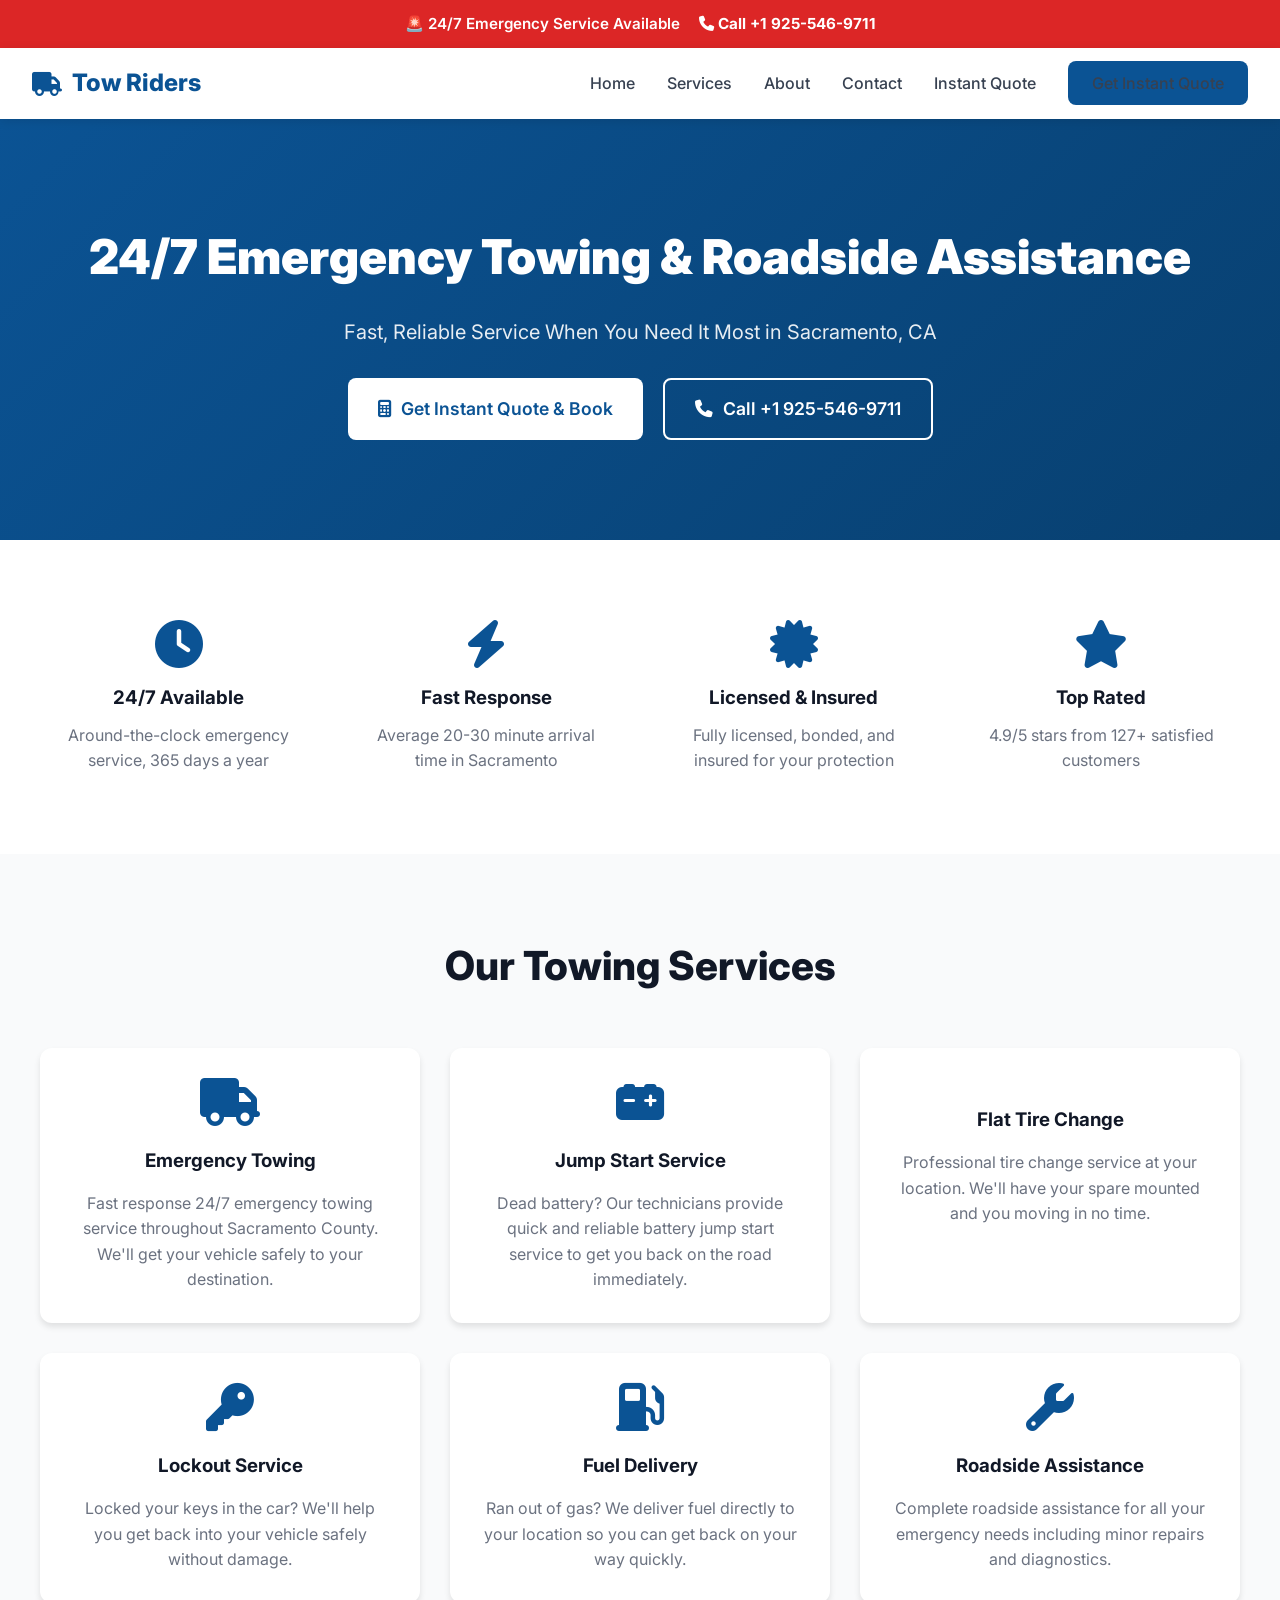
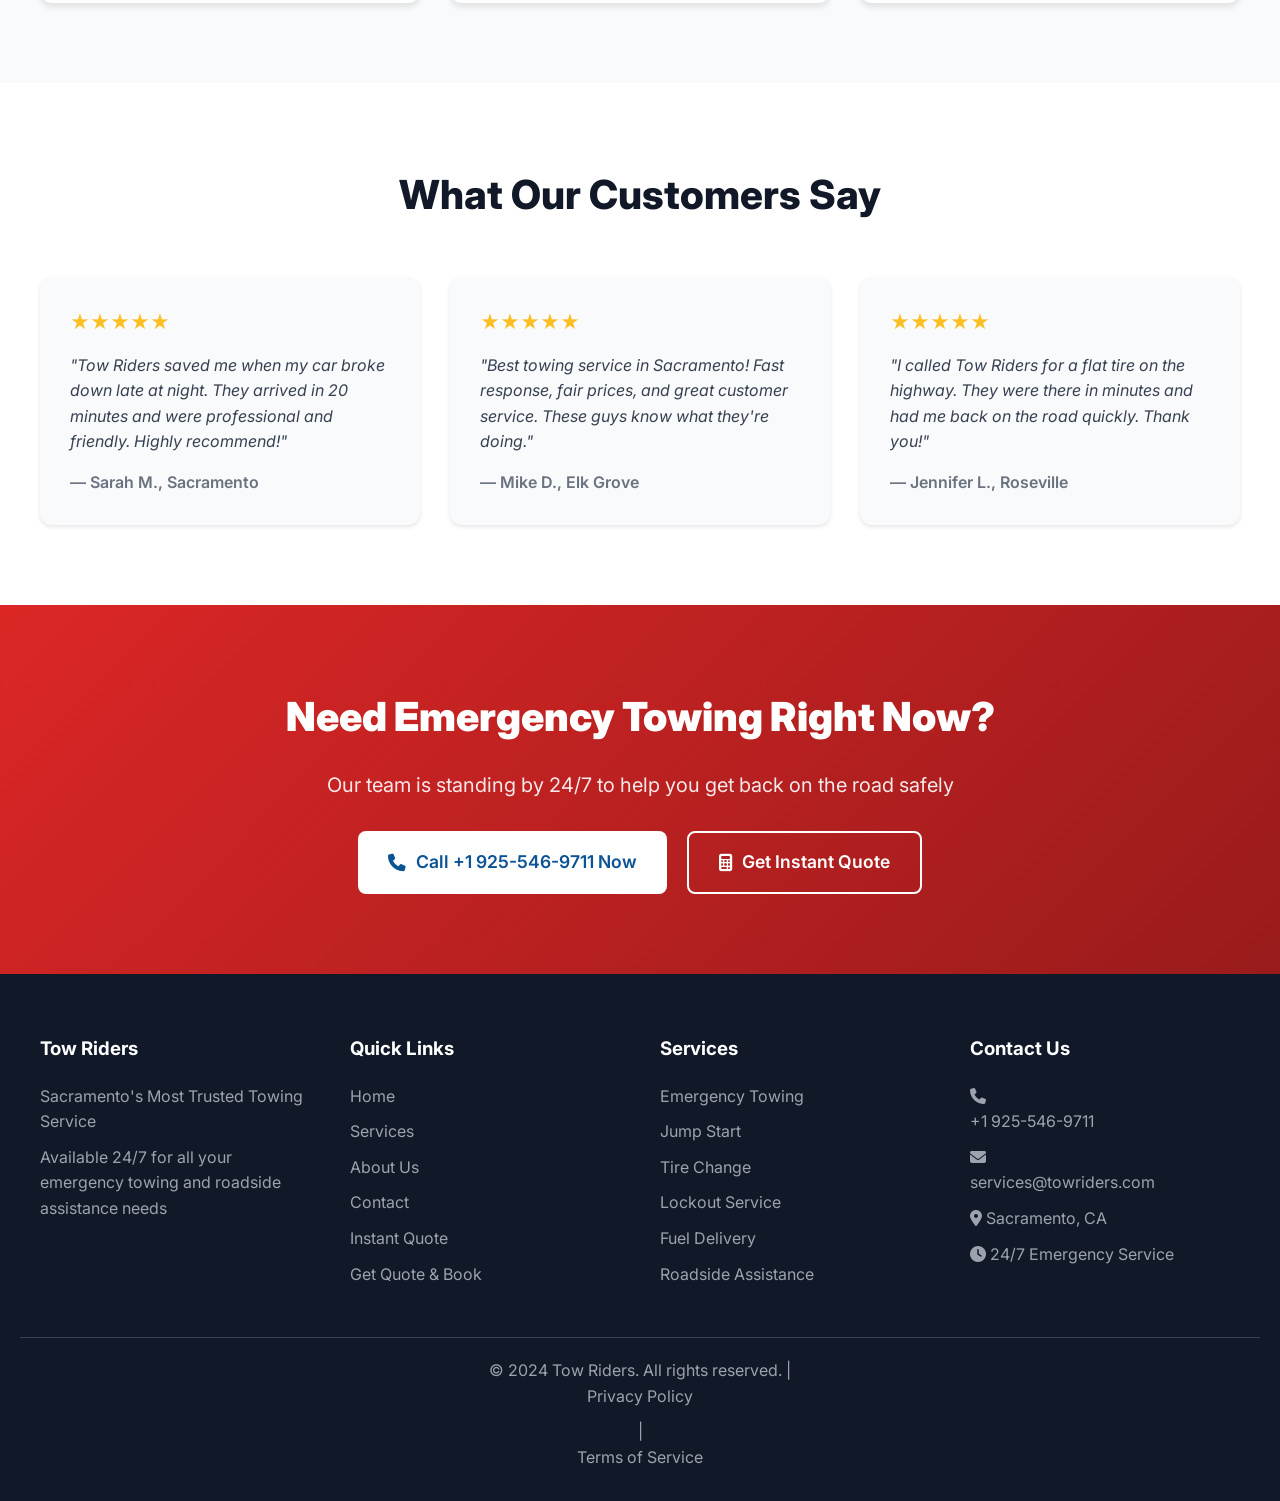
<file: index.html>
<!DOCTYPE html>
<html lang="en">
<head>
    <meta charset="UTF-8">
    <meta name="viewport" content="width=device-width, initial-scale=1.0">
    
    <!-- SEO Meta Tags -->
    <title>Tow Riders - 24/7 Emergency Towing Sacramento | Call +1 925-546-9711</title>
    <meta name="description" content="Tow Riders provides 24/7 emergency towing, roadside assistance, jump start, tire change, lockout service, and fuel delivery in Sacramento, CA. Fast response, licensed & insured. Call +1 925-546-9711 now!">
    <meta name="keywords" content="towing near me, emergency towing Sacramento, roadside assistance, jump start service, flat tire service, tow truck near me, 24/7 towing Sacramento, car towing, vehicle towing, lockout service">
    <meta name="author" content="Tow Riders">
    <meta name="robots" content="index, follow">
    <link rel="canonical" href="https://towriders.com">
    
    <!-- Open Graph / Facebook -->
    <meta property="og:type" content="website">
    <meta property="og:url" content="https://towriders.com">
    <meta property="og:title" content="Tow Riders - 24/7 Emergency Towing Sacramento">
    <meta property="og:description" content="Sacramento's most trusted 24/7 emergency towing and roadside assistance. Fast response, professional service. Call +1 925-546-9711 now!">
    <meta property="og:image" content="https://towriders.com/images/og-image.jpg">
    
    <!-- Twitter -->
    <meta property="twitter:card" content="summary_large_image">
    <meta property="twitter:url" content="https://towriders.com">
    <meta property="twitter:title" content="Tow Riders - 24/7 Emergency Towing Sacramento">
    <meta property="twitter:description" content="Sacramento's most trusted 24/7 emergency towing and roadside assistance. Fast response, professional service. Call +1 925-546-9711 now!">
    <meta property="twitter:image" content="https://towriders.com/images/twitter-image.jpg">
    
    <!-- Structured Data - LocalBusiness Schema -->
    <script type="application/ld+json">
    {
      "@context": "https://schema.org",
      "@type": "LocalBusiness",
      "name": "Tow Riders",
      "image": "https://towriders.com/images/logo.png",
      "@id": "https://towriders.com",
      "url": "https://towriders.com",
      "telephone": "+19255469711",
      "email": "services@towriders.com",
      "priceRange": "$$",
      "address": {
        "@type": "PostalAddress",
        "streetAddress": "",
        "addressLocality": "Sacramento",
        "addressRegion": "CA",
        "postalCode": "95814",
        "addressCountry": "US"
      },
      "geo": {
        "@type": "GeoCoordinates",
        "latitude": 38.5816,
        "longitude": -121.4944
      },
      "openingHoursSpecification": {
        "@type": "OpeningHoursSpecification",
        "dayOfWeek": [
          "Monday",
          "Tuesday",
          "Wednesday",
          "Thursday",
          "Friday",
          "Saturday",
          "Sunday"
        ],
        "opens": "00:00",
        "closes": "23:59"
      },
      "sameAs": [
        "https://www.facebook.com/towriders",
        "https://www.instagram.com/towriders",
        "https://twitter.com/towriders"
      ],
      "aggregateRating": {
        "@type": "AggregateRating",
        "ratingValue": "4.9",
        "reviewCount": "127"
      },
      "areaServed": {
        "@type": "GeoCircle",
        "geoMidpoint": {
          "@type": "GeoCoordinates",
          "latitude": 38.5816,
          "longitude": -121.4944
        },
        "geoRadius": "50000"
      },
      "hasOfferCatalog": {
        "@type": "OfferCatalog",
        "name": "Towing Services",
        "itemListElement": [
          {
            "@type": "Offer",
            "itemOffered": {
              "@type": "Service",
              "name": "Emergency Towing",
              "description": "24/7 emergency towing service"
            }
          },
          {
            "@type": "Offer",
            "itemOffered": {
              "@type": "Service",
              "name": "Roadside Assistance",
              "description": "Jump start, tire change, lockout, fuel delivery"
            }
          }
        ]
      }
    }
    </script>
    
    <!-- Google Analytics -->
    <script async src="https://www.googletagmanager.com/gtag/js?id=G-64611JLJR6"></script>
    <script>
        window.dataLayer = window.dataLayer || [];
        function gtag(){dataLayer.push(arguments);}
        gtag('js', new Date());
        gtag('config', 'G-64611JLJR6');
    </script>
    
    <!-- Google Ads Conversion Tracking -->
    <script async src="https://www.googletagmanager.com/gtag/js?id=AW-CONVERSION_ID"></script>
    <script>
        window.dataLayer = window.dataLayer || [];
        function gtag(){dataLayer.push(arguments);}
        gtag('js', new Date());
        gtag('config', 'AW-CONVERSION_ID');
    </script>
    
    <!-- Meta Pixel (Facebook Pixel) -->
    <script>
    !function(f,b,e,v,n,t,s)
    {if(f.fbq)return;n=f.fbq=function(){n.callMethod?
    n.callMethod.apply(n,arguments):n.queue.push(arguments)};
    if(!f._fbq)f._fbq=n;n.push=n;n.loaded=!0;n.version='2.0';
    n.queue=[];t=b.createElement(e);t.async=!0;
    t.src=v;s=b.getElementsByTagName(e)[0];
    s.parentNode.insertBefore(t,s)}(window, document,'script',
    'https://connect.facebook.net/en_US/fbevents.js');
    fbq('init', 'YOUR_PIXEL_ID');
    fbq('track', 'PageView');
    </script>
    <noscript><img height="1" width="1" style="display:none"
    src="https://www.facebook.com/tr?id=YOUR_PIXEL_ID&ev=PageView&noscript=1"
    /></noscript>
    
    <link href="https://fonts.googleapis.com/css2?family=Inter:wght@400;500;600;700;800;900&display=swap" rel="stylesheet">
    <link rel="stylesheet" href="https://cdnjs.cloudflare.com/ajax/libs/font-awesome/6.4.0/css/all.min.css">
    <style>
        * { margin: 0; padding: 0; box-sizing: border-box; }
        body { font-family: 'Inter', sans-serif; line-height: 1.6; }
        
        /* Emergency Bar */
        .emergency-bar {
            background: #DC2626;
            color: white;
            padding: 12px 0;
            text-align: center;
            font-weight: 600;
            font-size: 0.95rem;
        }
        .emergency-bar a { 
            color: white; 
            text-decoration: none; 
            margin-left: 15px;
            font-weight: 700;
        }
        .emergency-bar a:hover {
            text-decoration: underline;
        }
        
        /* Header */
        .header {
            background: white;
            box-shadow: 0 2px 10px rgba(0,0,0,0.1);
            position: sticky;
            top: 0;
            z-index: 1000;
        }
        .header-container {
            max-width: 1400px;
            margin: 0 auto;
            padding: 1rem 2rem;
            display: flex;
            justify-content: space-between;
            align-items: center;
        }
        .logo {
            display: flex;
            align-items: center;
            gap: 10px;
            font-size: 1.5rem;
            font-weight: 800;
            color: #0B5394;
            text-decoration: none;
        }
        .nav-menu {
            display: flex;
            list-style: none;
            gap: 2rem;
            align-items: center;
        }
        .nav-menu a {
            color: #374151;
            text-decoration: none;
            font-weight: 500;
            transition: color 0.3s;
        }
        .nav-menu a:hover {
            color: #0B5394;
        }
        .btn-book {
            background: #0B5394;
            color: white;
            padding: 0.75rem 1.5rem;
            border-radius: 8px;
            text-decoration: none;
            font-weight: 600;
            transition: background 0.3s;
        }
        .btn-book:hover {
            background: #084070;
        }
        
        /* Mobile Menu Toggle */
        .mobile-menu-toggle {
            display: none;
            background: none;
            border: none;
            font-size: 1.5rem;
            color: #0B5394;
            cursor: pointer;
        }
        
        /* Hero Section */
        .hero {
            background: linear-gradient(135deg, #0B5394 0%, #084070 100%);
            color: white;
            padding: 100px 20px;
            text-align: center;
        }
        .hero h1 {
            font-size: 3rem;
            margin-bottom: 20px;
            font-weight: 900;
        }
        .hero p {
            font-size: 1.25rem;
            margin-bottom: 30px;
            opacity: 0.9;
        }
        .hero-buttons {
            display: flex;
            gap: 20px;
            justify-content: center;
            flex-wrap: wrap;
        }
        .btn-primary {
            background: white;
            color: #0B5394;
            padding: 15px 30px;
            border-radius: 8px;
            text-decoration: none;
            font-weight: 600;
            font-size: 1.1rem;
            transition: transform 0.3s;
            display: inline-flex;
            align-items: center;
            gap: 10px;
        }
        .btn-primary:hover {
            transform: translateY(-2px);
            box-shadow: 0 10px 25px rgba(0,0,0,0.2);
        }
        .btn-secondary {
            background: transparent;
            color: white;
            padding: 15px 30px;
            border: 2px solid white;
            border-radius: 8px;
            text-decoration: none;
            font-weight: 600;
            font-size: 1.1rem;
            transition: all 0.3s;
            display: inline-flex;
            align-items: center;
            gap: 10px;
        }
        .btn-secondary:hover {
            background: white;
            color: #0B5394;
        }
        
        /* Trust Badges */
        .trust-section {
            background: white;
            padding: 60px 20px;
        }
        .trust-grid {
            max-width: 1200px;
            margin: 0 auto;
            display: grid;
            grid-template-columns: repeat(auto-fit, minmax(250px, 1fr));
            gap: 30px;
            text-align: center;
        }
        .trust-item {
            padding: 20px;
        }
        .trust-item i {
            font-size: 3rem;
            color: #0B5394;
            margin-bottom: 15px;
        }
        .trust-item h3 {
            color: #111827;
            margin-bottom: 10px;
        }
        .trust-item p {
            color: #6B7280;
        }
        
        /* Services Section */
        .services {
            padding: 80px 20px;
            background: #F9FAFB;
        }
        .container {
            max-width: 1200px;
            margin: 0 auto;
        }
        .section-title {
            text-align: center;
            font-size: 2.5rem;
            color: #111827;
            margin-bottom: 50px;
            font-weight: 800;
        }
        .services-grid {
            display: grid;
            grid-template-columns: repeat(auto-fit, minmax(300px, 1fr));
            gap: 30px;
        }
        .service-card {
            background: white;
            padding: 30px;
            border-radius: 12px;
            box-shadow: 0 4px 6px rgba(0,0,0,0.1);
            text-align: center;
            transition: transform 0.3s;
        }
        .service-card:hover {
            transform: translateY(-5px);
            box-shadow: 0 10px 25px rgba(0,0,0,0.15);
        }
        .service-card i {
            font-size: 3rem;
            color: #0B5394;
            margin-bottom: 20px;
        }
        .service-card h3 {
            color: #111827;
            margin-bottom: 15px;
            font-weight: 700;
        }
        .service-card p {
            color: #6B7280;
        }
        
        /* Reviews Section */
        .reviews {
            padding: 80px 20px;
            background: white;
        }
        .reviews-grid {
            display: grid;
            grid-template-columns: repeat(auto-fit, minmax(300px, 1fr));
            gap: 30px;
            max-width: 1200px;
            margin: 0 auto;
            margin-top: 40px;
        }
        .review-card {
            background: #F9FAFB;
            padding: 30px;
            border-radius: 12px;
            box-shadow: 0 2px 4px rgba(0,0,0,0.1);
        }
        .review-stars {
            color: #FBBF24;
            font-size: 1.2rem;
            margin-bottom: 15px;
        }
        .review-text {
            color: #374151;
            font-style: italic;
            margin-bottom: 15px;
        }
        .review-author {
            color: #6B7280;
            font-weight: 600;
        }
        
        /* CTA Section */
        .cta-section {
            background: linear-gradient(135deg, #DC2626 0%, #991B1B 100%);
            color: white;
            padding: 80px 20px;
            text-align: center;
        }
        .cta-section h2 {
            font-size: 2.5rem;
            margin-bottom: 20px;
            font-weight: 900;
        }
        .cta-section p {
            font-size: 1.25rem;
            margin-bottom: 30px;
            opacity: 0.9;
        }
        
        /* Footer */
        .footer {
            background: #111827;
            color: white;
            padding: 60px 20px 20px;
        }
        .footer-grid {
            max-width: 1200px;
            margin: 0 auto;
            display: grid;
            grid-template-columns: repeat(auto-fit, minmax(250px, 1fr));
            gap: 40px;
            margin-bottom: 40px;
        }
        .footer h3 {
            color: white;
            margin-bottom: 20px;
            font-weight: 700;
        }
        .footer p, .footer a {
            color: #9CA3AF;
            text-decoration: none;
            display: block;
            margin-bottom: 10px;
        }
        .footer a:hover {
            color: white;
        }
        .footer-bottom {
            text-align: center;
            padding-top: 20px;
            border-top: 1px solid #374151;
            color: #9CA3AF;
        }
        
        /* Sticky Mobile Call Button */
        .sticky-mobile-call {
            position: fixed;
            bottom: 20px;
            right: 20px;
            z-index: 999;
            display: none;
        }
        .sticky-mobile-call a {
            display: flex;
            align-items: center;
            justify-content: center;
            width: 60px;
            height: 60px;
            background: #DC2626;
            color: white;
            border-radius: 50%;
            box-shadow: 0 4px 12px rgba(0,0,0,0.3);
            text-decoration: none;
            font-size: 1.5rem;
            animation: pulse 2s infinite;
        }
        
        @keyframes pulse {
            0%, 100% {
                transform: scale(1);
                box-shadow: 0 4px 12px rgba(220, 38, 38, 0.3);
            }
            50% {
                transform: scale(1.05);
                box-shadow: 0 4px 20px rgba(220, 38, 38, 0.5);
            }
        }
        
        /* Mobile Responsive */
        @media (max-width: 768px) {
            .nav-menu {
                display: none;
            }
            .mobile-menu-toggle {
                display: block;
            }
            .hero h1 {
                font-size: 2rem;
            }
            .hero p {
                font-size: 1rem;
            }
            .hero-buttons {
                flex-direction: column;
            }
            .sticky-mobile-call {
                display: block;
            }
            .section-title {
                font-size: 2rem;
            }
            .footer-grid {
                grid-template-columns: 1fr;
            }
        }
    </style>
</head>
<body>
    <!-- Emergency Bar -->
    <div class="emergency-bar">
        🚨 24/7 Emergency Service Available
        <a href="tel:+19255469711"><i class="fas fa-phone"></i> Call +1 925-546-9711</a>
    </div>

    <!-- Header -->
    <header class="header">
        <div class="header-container">
            <a href="index.html" class="logo">
                <i class="fas fa-truck"></i>
                <span>Tow Riders</span>
            </a>
            <button class="mobile-menu-toggle" aria-label="Toggle Menu">
                <i class="fas fa-bars"></i>
            </button>
            <nav>
                <ul class="nav-menu">
                    <li><a href="index.html">Home</a></li>
                    <li><a href="services.html">Services</a></li>
                    <li><a href="about.html">About</a></li>
                    <li><a href="contact.html">Contact</a></li>
                    <li><a href="quote.html">Instant Quote</a></li>
                    <li><a href="quote.html" class="btn-book">Get Instant Quote</a></li>
                </ul>
            </nav>
        </div>
    </header>

    <!-- Hero Section -->
    <section class="hero">
        <h1>24/7 Emergency Towing & Roadside Assistance</h1>
        <p>Fast, Reliable Service When You Need It Most in Sacramento, CA</p>
        <div class="hero-buttons">
            <a href="quote.html" class="btn-primary">
                <i class="fas fa-calculator"></i> Get Instant Quote & Book
            </a>
            <a href="tel:+19255469711" class="btn-secondary">
                <i class="fas fa-phone"></i> Call +1 925-546-9711
            </a>
        </div>
    </section>

    <!-- Trust Badges -->
    <section class="trust-section">
        <div class="trust-grid">
            <div class="trust-item">
                <i class="fas fa-clock"></i>
                <h3>24/7 Available</h3>
                <p>Around-the-clock emergency service, 365 days a year</p>
            </div>
            <div class="trust-item">
                <i class="fas fa-bolt"></i>
                <h3>Fast Response</h3>
                <p>Average 20-30 minute arrival time in Sacramento</p>
            </div>
            <div class="trust-item">
                <i class="fas fa-certificate"></i>
                <h3>Licensed & Insured</h3>
                <p>Fully licensed, bonded, and insured for your protection</p>
            </div>
            <div class="trust-item">
                <i class="fas fa-star"></i>
                <h3>Top Rated</h3>
                <p>4.9/5 stars from 127+ satisfied customers</p>
            </div>
        </div>
    </section>

    <!-- Services Section -->
    <section class="services">
        <div class="container">
            <h2 class="section-title">Our Towing Services</h2>
            <div class="services-grid">
                <div class="service-card">
                    <i class="fas fa-truck"></i>
                    <h3>Emergency Towing</h3>
                    <p>Fast response 24/7 emergency towing service throughout Sacramento County. We'll get your vehicle safely to your destination.</p>
                </div>
                <div class="service-card">
                    <i class="fas fa-car-battery"></i>
                    <h3>Jump Start Service</h3>
                    <p>Dead battery? Our technicians provide quick and reliable battery jump start service to get you back on the road immediately.</p>
                </div>
                <div class="service-card">
                    <i class="fas fa-tire"></i>
                    <h3>Flat Tire Change</h3>
                    <p>Professional tire change service at your location. We'll have your spare mounted and you moving in no time.</p>
                </div>
                <div class="service-card">
                    <i class="fas fa-key"></i>
                    <h3>Lockout Service</h3>
                    <p>Locked your keys in the car? We'll help you get back into your vehicle safely without damage.</p>
                </div>
                <div class="service-card">
                    <i class="fas fa-gas-pump"></i>
                    <h3>Fuel Delivery</h3>
                    <p>Ran out of gas? We deliver fuel directly to your location so you can get back on your way quickly.</p>
                </div>
                <div class="service-card">
                    <i class="fas fa-wrench"></i>
                    <h3>Roadside Assistance</h3>
                    <p>Complete roadside assistance for all your emergency needs including minor repairs and diagnostics.</p>
                </div>
            </div>
        </div>
    </section>

    <!-- Reviews Section -->
    <section class="reviews">
        <div class="container">
            <h2 class="section-title">What Our Customers Say</h2>
            <div class="reviews-grid">
                <div class="review-card">
                    <div class="review-stars">★★★★★</div>
                    <p class="review-text">"Tow Riders saved me when my car broke down late at night. They arrived in 20 minutes and were professional and friendly. Highly recommend!"</p>
                    <p class="review-author">— Sarah M., Sacramento</p>
                </div>
                <div class="review-card">
                    <div class="review-stars">★★★★★</div>
                    <p class="review-text">"Best towing service in Sacramento! Fast response, fair prices, and great customer service. These guys know what they're doing."</p>
                    <p class="review-author">— Mike D., Elk Grove</p>
                </div>
                <div class="review-card">
                    <div class="review-stars">★★★★★</div>
                    <p class="review-text">"I called Tow Riders for a flat tire on the highway. They were there in minutes and had me back on the road quickly. Thank you!"</p>
                    <p class="review-author">— Jennifer L., Roseville</p>
                </div>
            </div>
        </div>
    </section>

    <!-- CTA Section -->
    <section class="cta-section">
        <h2>Need Emergency Towing Right Now?</h2>
        <p>Our team is standing by 24/7 to help you get back on the road safely</p>
        <div class="hero-buttons">
            <a href="tel:+19255469711" class="btn-primary">
                <i class="fas fa-phone"></i> Call +1 925-546-9711 Now
            </a>
            <a href="quote.html" class="btn-secondary">
                <i class="fas fa-calculator"></i> Get Instant Quote
            </a>
        </div>
    </section>

    <!-- Footer -->
    <footer class="footer">
        <div class="footer-grid">
            <div>
                <h3>Tow Riders</h3>
                <p>Sacramento's Most Trusted Towing Service</p>
                <p>Available 24/7 for all your emergency towing and roadside assistance needs</p>
            </div>
            <div>
                <h3>Quick Links</h3>
                <a href="index.html">Home</a>
                <a href="services.html">Services</a>
                <a href="about.html">About Us</a>
                <a href="contact.html">Contact</a>
                <a href="quote.html">Instant Quote</a>
                <a href="quote.html">Get Quote & Book</a>
            </div>
            <div>
                <h3>Services</h3>
                <a href="services.html#towing">Emergency Towing</a>
                <a href="services.html#jumpstart">Jump Start</a>
                <a href="services.html#tire">Tire Change</a>
                <a href="services.html#lockout">Lockout Service</a>
                <a href="services.html#fuel">Fuel Delivery</a>
                <a href="services.html#roadside">Roadside Assistance</a>
            </div>
            <div>
                <h3>Contact Us</h3>
                <p><i class="fas fa-phone"></i> <a href="tel:+19255469711">+1 925-546-9711</a></p>
                <p><i class="fas fa-envelope"></i> <a href="mailto:services@towriders.com">services@towriders.com</a></p>
                <p><i class="fas fa-map-marker-alt"></i> Sacramento, CA</p>
                <p><i class="fas fa-clock"></i> 24/7 Emergency Service</p>
            </div>
        </div>
        <div class="footer-bottom">
            <p>&copy; 2024 Tow Riders. All rights reserved. | <a href="#">Privacy Policy</a> | <a href="#">Terms of Service</a></p>
        </div>
    </footer>

    <!-- Sticky Mobile Call Button -->
    <div class="sticky-mobile-call">
        <a href="tel:+19255469711" aria-label="Call Now" onclick="gtag('event', 'conversion', {'send_to': 'AW-CONVERSION_ID/CONVERSION_LABEL'}); fbq('track', 'Contact');">
            <i class="fas fa-phone"></i>
        </a>
    </div>

    <!-- Google Ads Call Tracking -->
    <script>
        // Track phone number clicks for Google Ads
        document.querySelectorAll('a[href^="tel:"]').forEach(function(element) {
            element.addEventListener('click', function() {
                if (typeof gtag !== 'undefined') {
                    gtag('event', 'conversion', {
                        'send_to': 'AW-CONVERSION_ID/PHONE_CALL_CONVERSION',
                        'event_callback': function() {
                            console.log('Phone call conversion tracked');
                        }
                    });
                }
                if (typeof fbq !== 'undefined') {
                    fbq('track', 'Contact');
                }
            });
        });
    </script>
</body>
</html>
</file>
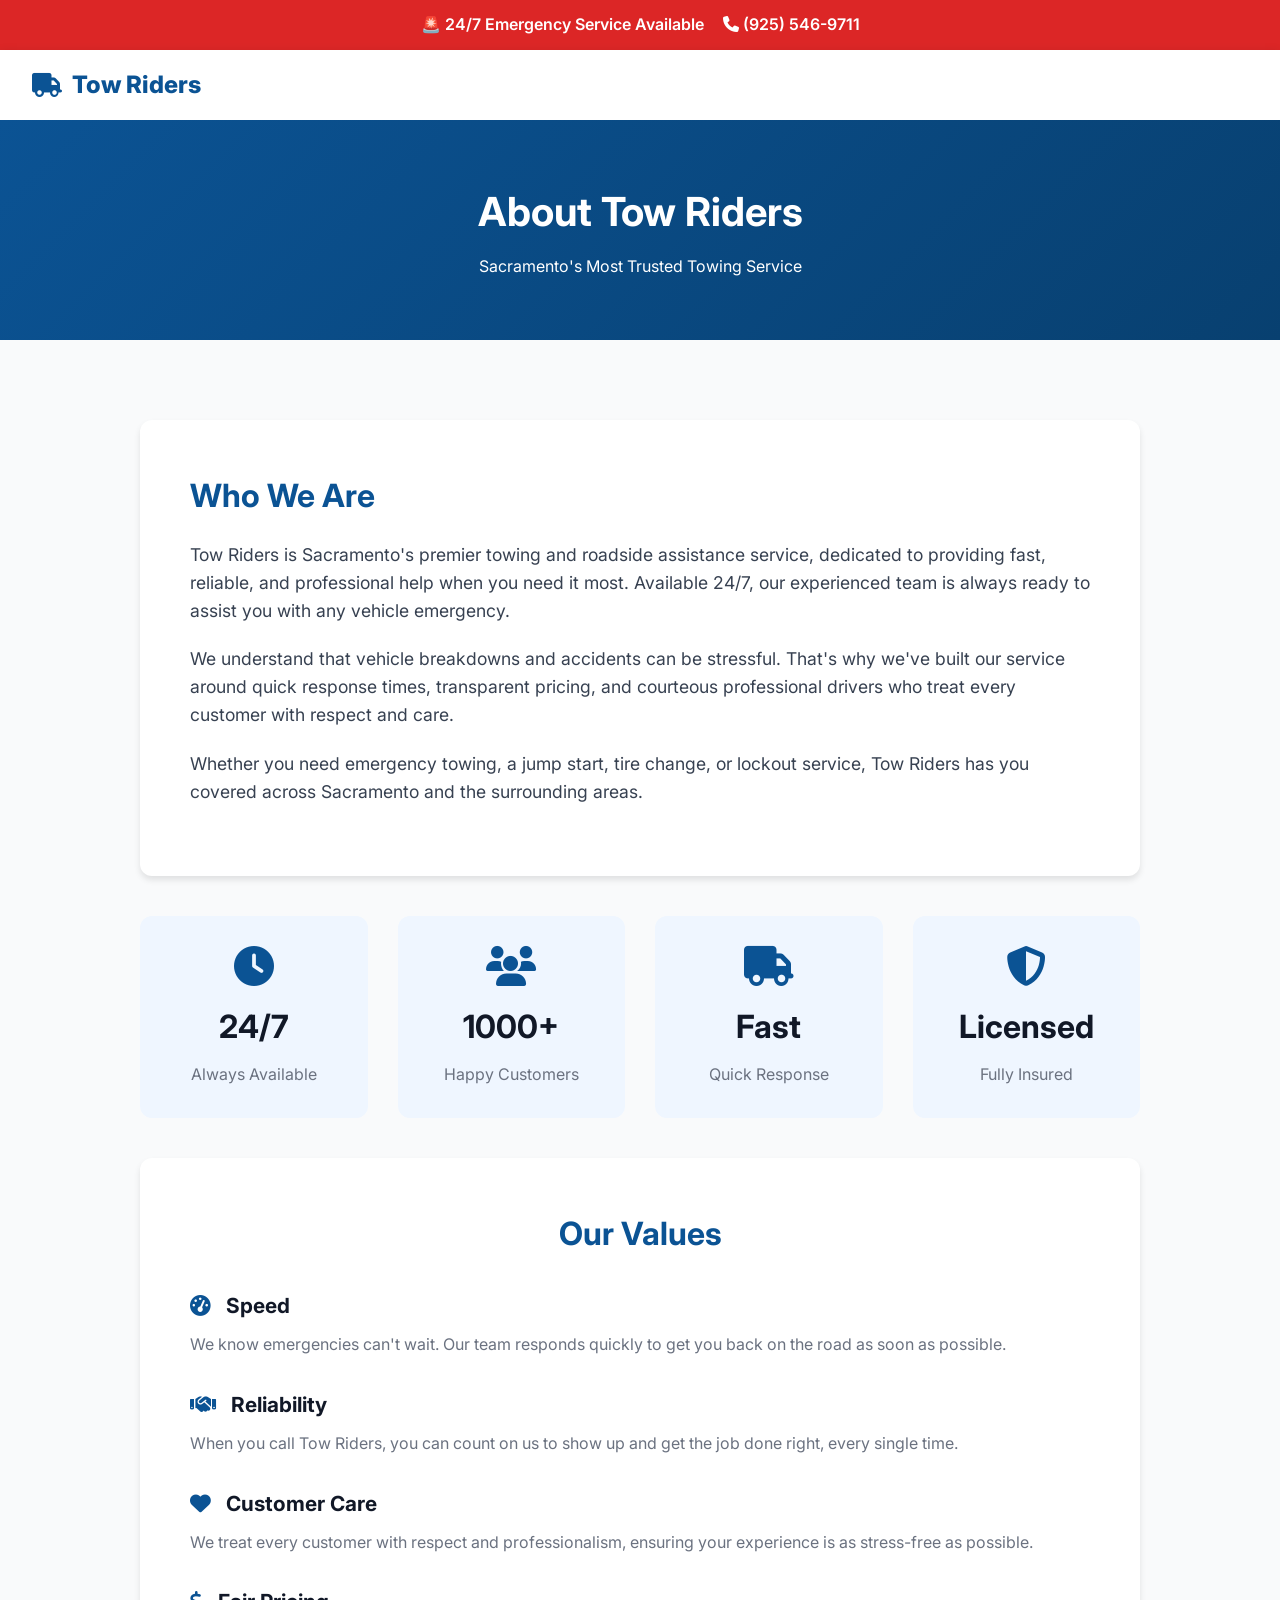
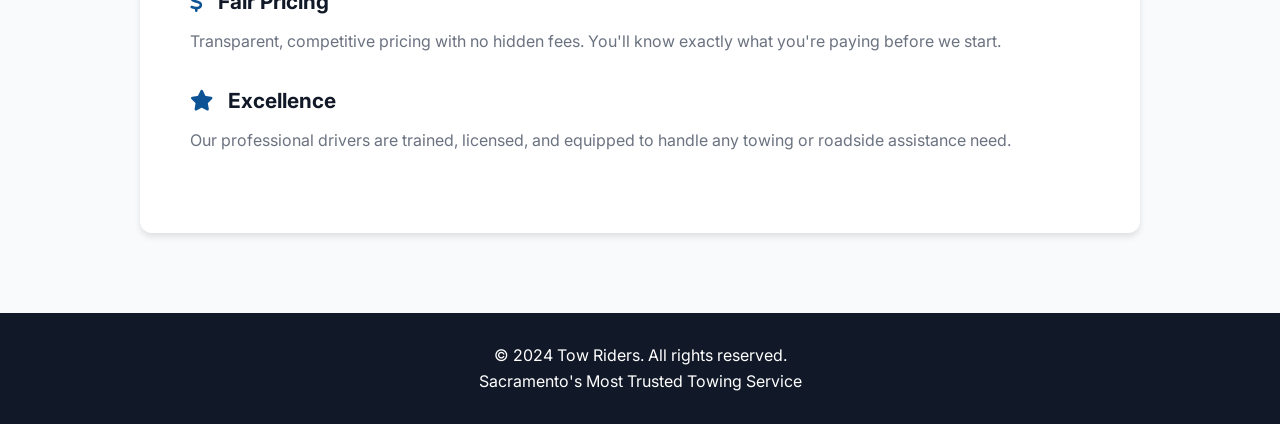
<file: about.html>
<!DOCTYPE html>
<html lang="en">
<head>
    <meta charset="UTF-8">
    <meta name="viewport" content="width=device-width, initial-scale=1.0">
    <title>About Us - Tow Riders Sacramento</title>
    <link href="https://fonts.googleapis.com/css2?family=Inter:wght@400;500;600;700;800;900&display=swap" rel="stylesheet">
    <link rel="stylesheet" href="https://cdnjs.cloudflare.com/ajax/libs/font-awesome/6.4.0/css/all.min.css">
    <style>
        * { margin: 0; padding: 0; box-sizing: border-box; }
        body { font-family: 'Inter', sans-serif; line-height: 1.6; }
        
        .emergency-bar {
            background: #DC2626;
            color: white;
            padding: 12px 0;
            text-align: center;
            font-weight: 600;
        }
        .emergency-bar a { color: white; text-decoration: none; margin-left: 15px; }
        
        .header {
            background: white;
            box-shadow: 0 2px 10px rgba(0,0,0,0.1);
        }
        .header-container {
            max-width: 1400px;
            margin: 0 auto;
            padding: 1rem 2rem;
            display: flex;
            justify-content: space-between;
            align-items: center;
        }
        .logo {
            display: flex;
            align-items: center;
            gap: 10px;
            font-size: 1.5rem;
            font-weight: 800;
            color: #0B5394;
            text-decoration: none;
        }
        
        .page-header {
            background: linear-gradient(135deg, #0B5394 0%, #084070 100%);
            color: white;
            padding: 60px 20px;
            text-align: center;
        }
        .page-header h1 {
            font-size: 2.5rem;
            margin-bottom: 10px;
        }
        
        .about-section {
            padding: 80px 20px;
            background: #F9FAFB;
        }
        .container {
            max-width: 1000px;
            margin: 0 auto;
        }
        .about-content {
            background: white;
            padding: 50px;
            border-radius: 12px;
            box-shadow: 0 4px 6px rgba(0,0,0,0.1);
            margin-bottom: 40px;
        }
        .about-content h2 {
            color: #0B5394;
            margin-bottom: 20px;
            font-size: 2rem;
        }
        .about-content p {
            color: #374151;
            margin-bottom: 20px;
            font-size: 1.1rem;
        }
        
        .stats {
            display: grid;
            grid-template-columns: repeat(auto-fit, minmax(200px, 1fr));
            gap: 30px;
            margin: 40px 0;
        }
        .stat-card {
            background: #EFF6FF;
            padding: 30px;
            border-radius: 12px;
            text-align: center;
        }
        .stat-card i {
            font-size: 2.5rem;
            color: #0B5394;
            margin-bottom: 15px;
        }
        .stat-card h3 {
            color: #111827;
            font-size: 2rem;
            margin-bottom: 10px;
        }
        .stat-card p {
            color: #6B7280;
        }
        
        .values {
            background: white;
            padding: 50px;
            border-radius: 12px;
            box-shadow: 0 4px 6px rgba(0,0,0,0.1);
        }
        .values h2 {
            color: #0B5394;
            margin-bottom: 30px;
            text-align: center;
            font-size: 2rem;
        }
        .value-item {
            margin-bottom: 30px;
        }
        .value-item h3 {
            color: #111827;
            margin-bottom: 10px;
            font-size: 1.3rem;
        }
        .value-item h3 i {
            color: #0B5394;
            margin-right: 10px;
        }
        .value-item p {
            color: #6B7280;
            font-size: 1rem;
        }
        
        .footer {
            background: #111827;
            color: white;
            text-align: center;
            padding: 30px 20px;
        }
    </style>
</head>
<body>
    <div class="emergency-bar">
        🚨 24/7 Emergency Service Available
        <a href="tel:9255469711"><i class="fas fa-phone"></i> (925) 546-9711</a>
    </div>

    <header class="header">
        <div class="header-container">
            <a href="index.html" class="logo">
                <i class="fas fa-truck"></i>
                Tow Riders
            </a>
        </div>
    </header>

    <div class="page-header">
        <h1>About Tow Riders</h1>
        <p>Sacramento's Most Trusted Towing Service</p>
    </div>

    <section class="about-section">
        <div class="container">
            <div class="about-content">
                <h2>Who We Are</h2>
                <p>Tow Riders is Sacramento's premier towing and roadside assistance service, dedicated to providing fast, reliable, and professional help when you need it most. Available 24/7, our experienced team is always ready to assist you with any vehicle emergency.</p>
                <p>We understand that vehicle breakdowns and accidents can be stressful. That's why we've built our service around quick response times, transparent pricing, and courteous professional drivers who treat every customer with respect and care.</p>
                <p>Whether you need emergency towing, a jump start, tire change, or lockout service, Tow Riders has you covered across Sacramento and the surrounding areas.</p>
            </div>

            <div class="stats">
                <div class="stat-card">
                    <i class="fas fa-clock"></i>
                    <h3>24/7</h3>
                    <p>Always Available</p>
                </div>
                <div class="stat-card">
                    <i class="fas fa-users"></i>
                    <h3>1000+</h3>
                    <p>Happy Customers</p>
                </div>
                <div class="stat-card">
                    <i class="fas fa-truck"></i>
                    <h3>Fast</h3>
                    <p>Quick Response</p>
                </div>
                <div class="stat-card">
                    <i class="fas fa-shield-alt"></i>
                    <h3>Licensed</h3>
                    <p>Fully Insured</p>
                </div>
            </div>

            <div class="values">
                <h2>Our Values</h2>
                
                <div class="value-item">
                    <h3><i class="fas fa-tachometer-alt"></i> Speed</h3>
                    <p>We know emergencies can't wait. Our team responds quickly to get you back on the road as soon as possible.</p>
                </div>

                <div class="value-item">
                    <h3><i class="fas fa-handshake"></i> Reliability</h3>
                    <p>When you call Tow Riders, you can count on us to show up and get the job done right, every single time.</p>
                </div>

                <div class="value-item">
                    <h3><i class="fas fa-heart"></i> Customer Care</h3>
                    <p>We treat every customer with respect and professionalism, ensuring your experience is as stress-free as possible.</p>
                </div>

                <div class="value-item">
                    <h3><i class="fas fa-dollar-sign"></i> Fair Pricing</h3>
                    <p>Transparent, competitive pricing with no hidden fees. You'll know exactly what you're paying before we start.</p>
                </div>

                <div class="value-item">
                    <h3><i class="fas fa-star"></i> Excellence</h3>
                    <p>Our professional drivers are trained, licensed, and equipped to handle any towing or roadside assistance need.</p>
                </div>
            </div>
        </div>
    </section>

    <footer class="footer">
        <p>&copy; 2024 Tow Riders. All rights reserved.</p>
        <p>Sacramento's Most Trusted Towing Service</p>
    </footer>
</body>
</html>
</file>
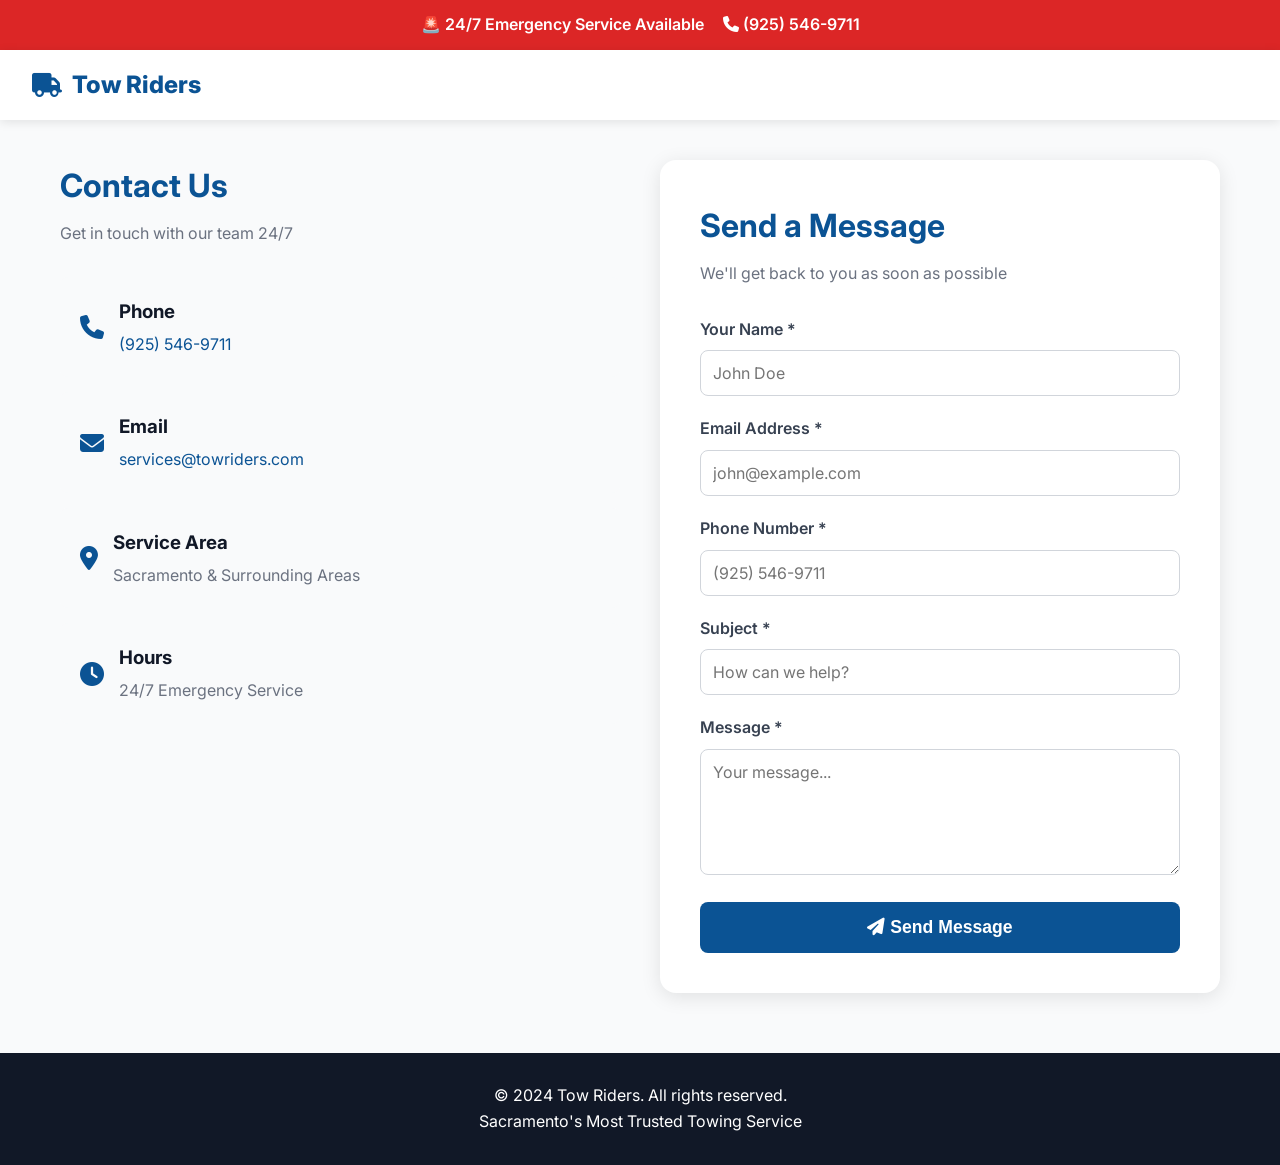
<file: contact.html>
<!DOCTYPE html>
<html lang="en">
<head>
    <meta charset="UTF-8">
    <meta name="viewport" content="width=device-width, initial-scale=1.0">
    <title>Contact Us - Tow Riders Sacramento</title>
    <link href="https://fonts.googleapis.com/css2?family=Inter:wght@400;500;600;700;800;900&display=swap" rel="stylesheet">
    <link rel="stylesheet" href="https://cdnjs.cloudflare.com/ajax/libs/font-awesome/6.4.0/css/all.min.css">
    <style>
        * { margin: 0; padding: 0; box-sizing: border-box; }
        body { font-family: 'Inter', sans-serif; line-height: 1.6; background: #F9FAFB; }
        
        .emergency-bar {
            background: #DC2626;
            color: white;
            padding: 12px 0;
            text-align: center;
            font-weight: 600;
        }
        .emergency-bar a { color: white; text-decoration: none; margin-left: 15px; }
        
        .header {
            background: white;
            box-shadow: 0 2px 10px rgba(0,0,0,0.1);
        }
        .header-container {
            max-width: 1400px;
            margin: 0 auto;
            padding: 1rem 2rem;
            display: flex;
            justify-content: space-between;
            align-items: center;
        }
        .logo {
            display: flex;
            align-items: center;
            gap: 10px;
            font-size: 1.5rem;
            font-weight: 800;
            color: #0B5394;
            text-decoration: none;
        }
        
        .contact-container {
            max-width: 1200px;
            margin: 40px auto;
            padding: 0 20px;
        }
        .contact-grid {
            display: grid;
            grid-template-columns: 1fr 1fr;
            gap: 40px;
            margin-top: 40px;
        }
        
        .contact-card {
            background: white;
            border-radius: 16px;
            box-shadow: 0 4px 20px rgba(0,0,0,0.1);
            padding: 40px;
        }
        .contact-card h1 {
            color: #0B5394;
            margin-bottom: 10px;
        }
        .contact-card .subtitle {
            color: #6B7280;
            margin-bottom: 30px;
        }
        
        .contact-info {
            margin-bottom: 30px;
        }
        .info-item {
            display: flex;
            align-items: center;
            gap: 15px;
            padding: 20px;
            background: #F9FAFB;
            border-radius: 8px;
            margin-bottom: 15px;
        }
        .info-item i {
            font-size: 24px;
            color: #0B5394;
        }
        .info-item div h3 {
            color: #111827;
            margin-bottom: 5px;
        }
        .info-item div p {
            color: #6B7280;
        }
        
        .form-group {
            margin-bottom: 20px;
        }
        .form-group label {
            display: block;
            margin-bottom: 8px;
            font-weight: 600;
            color: #374151;
        }
        .form-group input,
        .form-group textarea {
            width: 100%;
            padding: 12px;
            border: 1px solid #D1D5DB;
            border-radius: 8px;
            font-family: 'Inter', sans-serif;
            font-size: 1rem;
        }
        .form-group input:focus,
        .form-group textarea:focus {
            outline: none;
            border-color: #0B5394;
        }
        
        .message {
            padding: 15px;
            border-radius: 8px;
            margin-bottom: 20px;
            display: none;
        }
        .message.success {
            background: #d4edda;
            color: #155724;
            border: 1px solid #c3e6cb;
            display: block;
        }
        .message.error {
            background: #f8d7da;
            color: #721c24;
            border: 1px solid #f5c6cb;
            display: block;
        }
        
        .btn {
            width: 100%;
            padding: 15px;
            border: none;
            border-radius: 8px;
            font-size: 1.1rem;
            font-weight: 600;
            cursor: pointer;
            transition: all 0.3s;
            background: #0B5394;
            color: white;
        }
        .btn:hover {
            background: #084070;
        }
        .btn:disabled {
            background: #9CA3AF;
            cursor: not-allowed;
        }
        
        .footer {
            background: #111827;
            color: white;
            text-align: center;
            padding: 30px 20px;
            margin-top: 60px;
        }
        
        @media (max-width: 768px) {
            .contact-grid {
                grid-template-columns: 1fr;
            }
        }
    </style>
</head>
<body>
    <div class="emergency-bar">
        🚨 24/7 Emergency Service Available
        <a href="tel:9255469711"><i class="fas fa-phone"></i> (925) 546-9711</a>
    </div>

    <header class="header">
        <div class="header-container">
            <a href="index.html" class="logo">
                <i class="fas fa-truck"></i>
                Tow Riders
            </a>
        </div>
    </header>

    <div class="contact-container">
        <div class="contact-grid">
            <div>
                <h1 style="color: #0B5394; margin-bottom: 10px;">Contact Us</h1>
                <p style="color: #6B7280; margin-bottom: 30px;">Get in touch with our team 24/7</p>
                
                <div class="contact-info">
                    <div class="info-item">
                        <i class="fas fa-phone"></i>
                        <div>
                            <h3>Phone</h3>
                            <p><a href="tel:9255469711" style="color: #0B5394; text-decoration: none;">(925) 546-9711</a></p>
                        </div>
                    </div>
                    
                    <div class="info-item">
                        <i class="fas fa-envelope"></i>
                        <div>
                            <h3>Email</h3>
                            <p><a href="mailto:services@towriders.com" style="color: #0B5394; text-decoration: none;">services@towriders.com</a></p>
                        </div>
                    </div>
                    
                    <div class="info-item">
                        <i class="fas fa-map-marker-alt"></i>
                        <div>
                            <h3>Service Area</h3>
                            <p>Sacramento & Surrounding Areas</p>
                        </div>
                    </div>
                    
                    <div class="info-item">
                        <i class="fas fa-clock"></i>
                        <div>
                            <h3>Hours</h3>
                            <p>24/7 Emergency Service</p>
                        </div>
                    </div>
                </div>
            </div>

            <div class="contact-card">
                <h1>Send a Message</h1>
                <p class="subtitle">We'll get back to you as soon as possible</p>

                <div id="messageBox" class="message"></div>

                <form id="contactForm">
                    <div class="form-group">
                        <label>Your Name *</label>
                        <input type="text" id="name" name="name" required placeholder="John Doe">
                    </div>

                    <div class="form-group">
                        <label>Email Address *</label>
                        <input type="email" id="email" name="email" required placeholder="john@example.com">
                    </div>

                    <div class="form-group">
                        <label>Phone Number *</label>
                        <input type="tel" id="phone" name="phone" required placeholder="(925) 546-9711">
                    </div>

                    <div class="form-group">
                        <label>Subject *</label>
                        <input type="text" id="subject" name="subject" required placeholder="How can we help?">
                    </div>

                    <div class="form-group">
                        <label>Message *</label>
                        <textarea id="message" name="message" required placeholder="Your message..." rows="5"></textarea>
                    </div>

                    <button type="submit" class="btn" id="submitBtn">
                        <i class="fas fa-paper-plane"></i> Send Message
                    </button>
                </form>
            </div>
        </div>
    </div>

    <footer class="footer">
        <p>&copy; 2024 Tow Riders. All rights reserved.</p>
        <p>Sacramento's Most Trusted Towing Service</p>
    </footer>

    <script>
        // API Configuration
        const API_BASE = 'https://tow-riders-production.up.railway.app';

        // Get form elements
        const form = document.getElementById('contactForm');
        const submitBtn = document.getElementById('submitBtn');
        const messageBox = document.getElementById('messageBox');

        // Handle form submission
        form.addEventListener('submit', async (e) => {
            e.preventDefault();

            // Disable submit button
            submitBtn.disabled = true;
            submitBtn.innerHTML = '<i class="fas fa-spinner fa-spin"></i> Sending...';

            // Collect form data
            const formData = {
                name: document.getElementById('name').value,
                email: document.getElementById('email').value,
                phone: document.getElementById('phone').value,
                subject: document.getElementById('subject').value,
                message: document.getElementById('message').value
            };

            try {
                // Send to backend
                const response = await fetch(`${API_BASE}/api/contact`, {
                    method: 'POST',
                    headers: {
                        'Content-Type': 'application/json'
                    },
                    body: JSON.stringify(formData)
                });

                const data = await response.json();

                if (response.ok && data.success) {
                    // ✅ Track Contact Form Submission in Google Analytics
                    if (typeof gtag !== 'undefined') {
                        gtag('event', 'generate_lead', {
                            lead_type: 'contact_form'
                        });
                        console.log('✅ GA4: generate_lead (contact) tracked');
                    }
                    
                    // ✅ Track in Facebook Pixel
                    if (typeof fbq !== 'undefined') {
                        fbq('track', 'Contact');
                        console.log('✅ Meta Pixel: Contact tracked');
                    }
                    
                    // Show success message
                    showMessage(
                        `✅ Message Sent Successfully! We'll contact you soon at ${formData.email}.`,
                        'success'
                    );
                    
                    // Reset form
                    form.reset();
                } else {
                    // Show error message
                    showMessage(
                        `❌ Error: ${data.message || 'Failed to send message. Please try again.'}`,
                        'error'
                    );
                }
            } catch (error) {
                // Network error
                showMessage(
                    `❌ Network Error: Unable to connect to server. Please try calling us at (925) 546-9711.`,
                    'error'
                );
                console.error('Contact form error:', error);
            } finally {
                // Re-enable submit button
                submitBtn.disabled = false;
                submitBtn.innerHTML = '<i class="fas fa-paper-plane"></i> Send Message';
            }
        });

        // Show message function
        function showMessage(text, type) {
            messageBox.textContent = text;
            messageBox.className = `message ${type}`;
            
            // Scroll to message
            messageBox.scrollIntoView({ behavior: 'smooth', block: 'nearest' });

            // Auto-hide success messages after 10 seconds
            if (type === 'success') {
                setTimeout(() => {
                    messageBox.style.display = 'none';
                }, 10000);
            }
        }
    </script>
</body>
</html>
</file>
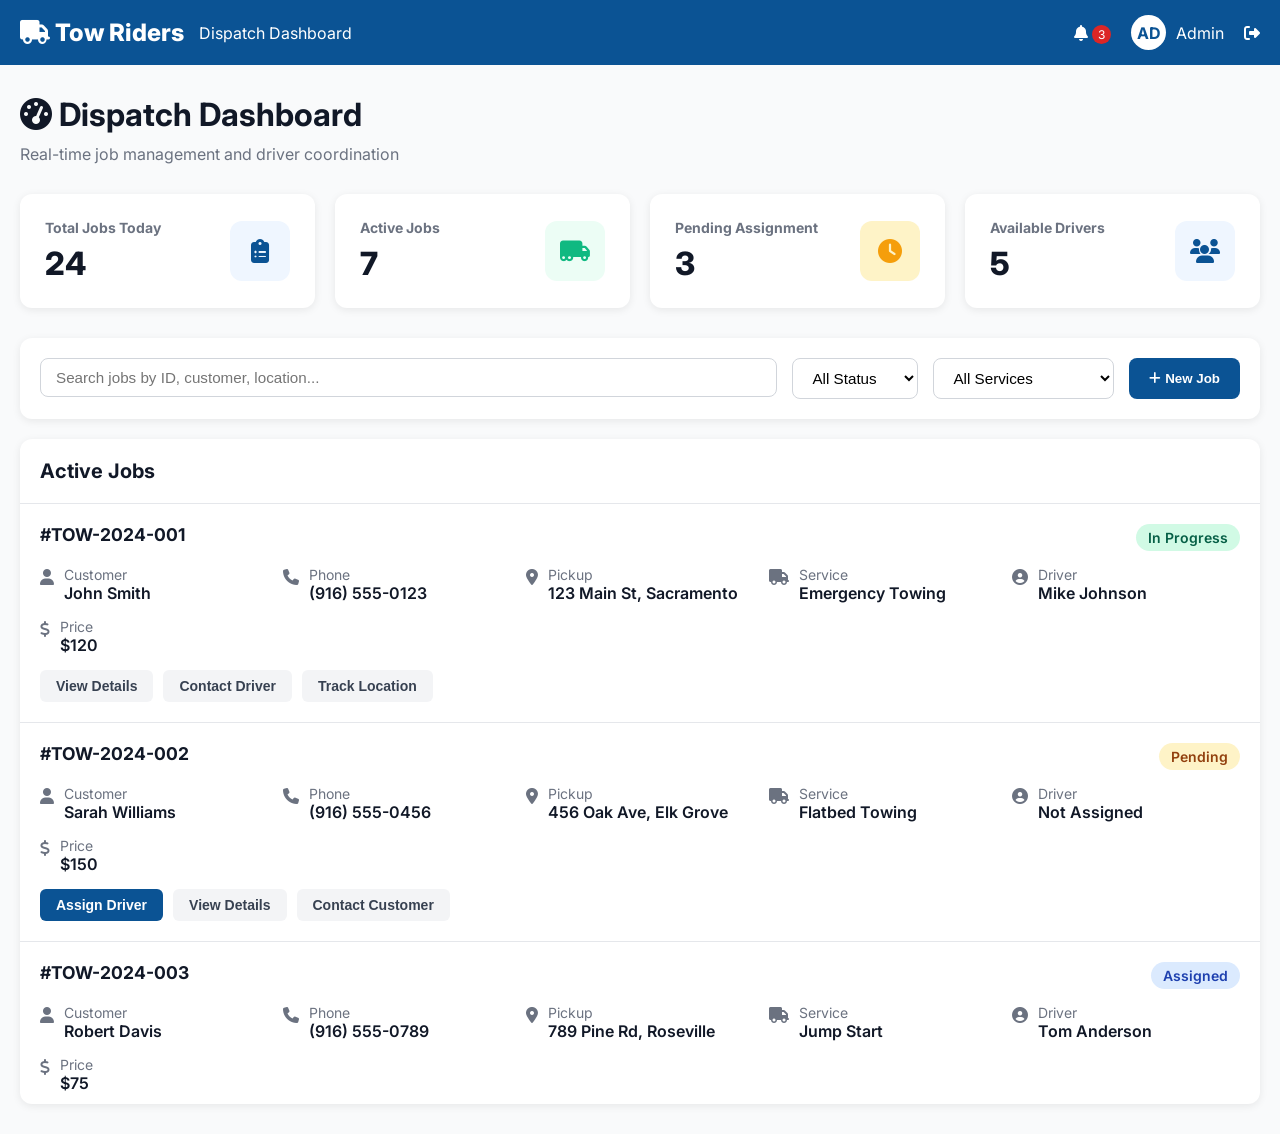
<file: dispatch.html>
<!DOCTYPE html>
<html lang="en">
<head>
    <meta charset="UTF-8">
    <meta name="viewport" content="width=device-width, initial-scale=1.0">
    <title>Dispatch Dashboard - Tow Riders</title>
    <link href="https://fonts.googleapis.com/css2?family=Inter:wght@400;500;600;700;800&display=swap" rel="stylesheet">
    <link rel="stylesheet" href="https://cdnjs.cloudflare.com/ajax/libs/font-awesome/6.4.0/css/all.min.css">
    <style>
        * { margin: 0; padding: 0; box-sizing: border-box; }
        body { font-family: 'Inter', sans-serif; background: #F9FAFB; }
        
        .top-bar {
            background: #0B5394;
            color: white;
            padding: 15px 20px;
            display: flex;
            justify-content: space-between;
            align-items: center;
        }
        .top-bar-left {
            display: flex;
            align-items: center;
            gap: 15px;
        }
        .logo { font-size: 1.5rem; font-weight: 800; }
        .top-bar-right {
            display: flex;
            gap: 20px;
            align-items: center;
        }
        .user-info {
            display: flex;
            align-items: center;
            gap: 10px;
        }
        .user-avatar {
            width: 35px;
            height: 35px;
            border-radius: 50%;
            background: white;
            color: #0B5394;
            display: flex;
            align-items: center;
            justify-content: center;
            font-weight: 700;
        }
        
        .main-container {
            max-width: 1600px;
            margin: 30px auto;
            padding: 0 20px;
        }
        
        .dashboard-header {
            margin-bottom: 30px;
        }
        .dashboard-header h1 {
            font-size: 2rem;
            color: #111827;
            margin-bottom: 10px;
        }
        .dashboard-header .subtitle {
            color: #6B7280;
        }
        
        .stats-grid {
            display: grid;
            grid-template-columns: repeat(auto-fit, minmax(250px, 1fr));
            gap: 20px;
            margin-bottom: 30px;
        }
        .stat-card {
            background: white;
            padding: 25px;
            border-radius: 12px;
            box-shadow: 0 2px 8px rgba(0,0,0,0.08);
            display: flex;
            justify-content: space-between;
            align-items: center;
        }
        .stat-content h3 {
            font-size: 0.875rem;
            color: #6B7280;
            margin-bottom: 8px;
        }
        .stat-number {
            font-size: 2rem;
            font-weight: 800;
            color: #111827;
        }
        .stat-icon {
            width: 60px;
            height: 60px;
            border-radius: 12px;
            display: flex;
            align-items: center;
            justify-content: center;
            font-size: 1.5rem;
        }
        .stat-icon.blue { background: #EFF6FF; color: #0B5394; }
        .stat-icon.green { background: #ECFDF5; color: #10B981; }
        .stat-icon.yellow { background: #FEF3C7; color: #F59E0B; }
        .stat-icon.red { background: #FEE2E2; color: #DC2626; }
        
        .controls-bar {
            background: white;
            padding: 20px;
            border-radius: 12px;
            box-shadow: 0 2px 8px rgba(0,0,0,0.08);
            margin-bottom: 20px;
            display: flex;
            gap: 15px;
            flex-wrap: wrap;
        }
        .search-box {
            flex: 1;
            min-width: 250px;
        }
        .search-box input {
            width: 100%;
            padding: 10px 15px;
            border: 1px solid #D1D5DB;
            border-radius: 8px;
            font-size: 0.95rem;
        }
        .filter-select {
            padding: 10px 15px;
            border: 1px solid #D1D5DB;
            border-radius: 8px;
            font-size: 0.95rem;
            background: white;
        }
        .btn-new-job {
            background: #0B5394;
            color: white;
            padding: 10px 20px;
            border: none;
            border-radius: 8px;
            font-weight: 600;
            cursor: pointer;
        }
        
        .jobs-container {
            background: white;
            border-radius: 12px;
            box-shadow: 0 2px 8px rgba(0,0,0,0.08);
            overflow: hidden;
        }
        .jobs-header {
            padding: 20px;
            border-bottom: 1px solid #E5E7EB;
        }
        .jobs-header h2 {
            font-size: 1.25rem;
            color: #111827;
        }
        .jobs-list {
            max-height: 600px;
            overflow-y: auto;
        }
        .job-card {
            padding: 20px;
            border-bottom: 1px solid #E5E7EB;
            transition: background 0.2s;
        }
        .job-card:hover {
            background: #F9FAFB;
        }
        .job-header {
            display: flex;
            justify-content: space-between;
            align-items: start;
            margin-bottom: 15px;
        }
        .job-id {
            font-weight: 700;
            color: #111827;
            font-size: 1.1rem;
        }
        .job-status {
            padding: 5px 12px;
            border-radius: 20px;
            font-size: 0.875rem;
            font-weight: 600;
        }
        .status-pending { background: #FEF3C7; color: #92400E; }
        .status-assigned { background: #DBEAFE; color: #1E40AF; }
        .status-active { background: #D1FAE5; color: #065F46; }
        .status-completed { background: #F3F4F6; color: #374151; }
        
        .job-details {
            display: grid;
            grid-template-columns: repeat(auto-fit, minmax(200px, 1fr));
            gap: 15px;
            margin-bottom: 15px;
        }
        .job-detail-item {
            display: flex;
            align-items: start;
            gap: 10px;
        }
        .job-detail-item i {
            color: #6B7280;
            margin-top: 3px;
        }
        .job-detail-content {
            flex: 1;
        }
        .job-detail-label {
            font-size: 0.875rem;
            color: #6B7280;
        }
        .job-detail-value {
            font-weight: 600;
            color: #111827;
        }
        
        .job-actions {
            display: flex;
            gap: 10px;
            flex-wrap: wrap;
        }
        .btn-action {
            padding: 8px 16px;
            border: none;
            border-radius: 6px;
            font-size: 0.875rem;
            font-weight: 600;
            cursor: pointer;
            transition: all 0.2s;
        }
        .btn-assign {
            background: #0B5394;
            color: white;
        }
        .btn-assign:hover {
            background: #1976D2;
        }
        .btn-view {
            background: #F3F4F6;
            color: #374151;
        }
        .btn-view:hover {
            background: #E5E7EB;
        }
    </style>
</head>
<body>
    <div class="top-bar">
        <div class="top-bar-left">
            <div class="logo"><i class="fas fa-truck"></i> Tow Riders</div>
            <span>Dispatch Dashboard</span>
        </div>
        <div class="top-bar-right">
            <div><i class="fas fa-bell"></i> <span style="background: #DC2626; padding: 2px 6px; border-radius: 10px; font-size: 0.75rem;">3</span></div>
            <div class="user-info">
                <div class="user-avatar">AD</div>
                <span>Admin</span>
            </div>
            <a href="index.html" style="color: white; text-decoration: none;"><i class="fas fa-sign-out-alt"></i></a>
        </div>
    </div>

    <div class="main-container">
        <div class="dashboard-header">
            <h1><i class="fas fa-tachometer-alt"></i> Dispatch Dashboard</h1>
            <p class="subtitle">Real-time job management and driver coordination</p>
        </div>

        <div class="stats-grid">
            <div class="stat-card">
                <div class="stat-content">
                    <h3>Total Jobs Today</h3>
                    <div class="stat-number">24</div>
                </div>
                <div class="stat-icon blue">
                    <i class="fas fa-clipboard-list"></i>
                </div>
            </div>
            <div class="stat-card">
                <div class="stat-content">
                    <h3>Active Jobs</h3>
                    <div class="stat-number">7</div>
                </div>
                <div class="stat-icon green">
                    <i class="fas fa-truck-moving"></i>
                </div>
            </div>
            <div class="stat-card">
                <div class="stat-content">
                    <h3>Pending Assignment</h3>
                    <div class="stat-number">3</div>
                </div>
                <div class="stat-icon yellow">
                    <i class="fas fa-clock"></i>
                </div>
            </div>
            <div class="stat-card">
                <div class="stat-content">
                    <h3>Available Drivers</h3>
                    <div class="stat-number">5</div>
                </div>
                <div class="stat-icon blue">
                    <i class="fas fa-users"></i>
                </div>
            </div>
        </div>

        <div class="controls-bar">
            <div class="search-box">
                <input type="text" placeholder="Search jobs by ID, customer, location...">
            </div>
            <select class="filter-select">
                <option>All Status</option>
                <option>Pending</option>
                <option>Assigned</option>
                <option>Active</option>
                <option>Completed</option>
            </select>
            <select class="filter-select">
                <option>All Services</option>
                <option>Emergency Towing</option>
                <option>Flatbed Towing</option>
                <option>Jump Start</option>
                <option>Lockout</option>
            </select>
            <button class="btn-new-job">
                <i class="fas fa-plus"></i> New Job
            </button>
        </div>

        <div class="jobs-container">
            <div class="jobs-header">
                <h2>Active Jobs</h2>
            </div>
            <div class="jobs-list">
                <div class="job-card">
                    <div class="job-header">
                        <div class="job-id">#TOW-2024-001</div>
                        <span class="job-status status-active">In Progress</span>
                    </div>
                    <div class="job-details">
                        <div class="job-detail-item">
                            <i class="fas fa-user"></i>
                            <div class="job-detail-content">
                                <div class="job-detail-label">Customer</div>
                                <div class="job-detail-value">John Smith</div>
                            </div>
                        </div>
                        <div class="job-detail-item">
                            <i class="fas fa-phone"></i>
                            <div class="job-detail-content">
                                <div class="job-detail-label">Phone</div>
                                <div class="job-detail-value">(916) 555-0123</div>
                            </div>
                        </div>
                        <div class="job-detail-item">
                            <i class="fas fa-map-marker-alt"></i>
                            <div class="job-detail-content">
                                <div class="job-detail-label">Pickup</div>
                                <div class="job-detail-value">123 Main St, Sacramento</div>
                            </div>
                        </div>
                        <div class="job-detail-item">
                            <i class="fas fa-truck"></i>
                            <div class="job-detail-content">
                                <div class="job-detail-label">Service</div>
                                <div class="job-detail-value">Emergency Towing</div>
                            </div>
                        </div>
                        <div class="job-detail-item">
                            <i class="fas fa-user-circle"></i>
                            <div class="job-detail-content">
                                <div class="job-detail-label">Driver</div>
                                <div class="job-detail-value">Mike Johnson</div>
                            </div>
                        </div>
                        <div class="job-detail-item">
                            <i class="fas fa-dollar-sign"></i>
                            <div class="job-detail-content">
                                <div class="job-detail-label">Price</div>
                                <div class="job-detail-value">$120</div>
                            </div>
                        </div>
                    </div>
                    <div class="job-actions">
                        <button class="btn-action btn-view">View Details</button>
                        <button class="btn-action btn-view">Contact Driver</button>
                        <button class="btn-action btn-view">Track Location</button>
                    </div>
                </div>

                <div class="job-card">
                    <div class="job-header">
                        <div class="job-id">#TOW-2024-002</div>
                        <span class="job-status status-pending">Pending</span>
                    </div>
                    <div class="job-details">
                        <div class="job-detail-item">
                            <i class="fas fa-user"></i>
                            <div class="job-detail-content">
                                <div class="job-detail-label">Customer</div>
                                <div class="job-detail-value">Sarah Williams</div>
                            </div>
                        </div>
                        <div class="job-detail-item">
                            <i class="fas fa-phone"></i>
                            <div class="job-detail-content">
                                <div class="job-detail-label">Phone</div>
                                <div class="job-detail-value">(916) 555-0456</div>
                            </div>
                        </div>
                        <div class="job-detail-item">
                            <i class="fas fa-map-marker-alt"></i>
                            <div class="job-detail-content">
                                <div class="job-detail-label">Pickup</div>
                                <div class="job-detail-value">456 Oak Ave, Elk Grove</div>
                            </div>
                        </div>
                        <div class="job-detail-item">
                            <i class="fas fa-truck"></i>
                            <div class="job-detail-content">
                                <div class="job-detail-label">Service</div>
                                <div class="job-detail-value">Flatbed Towing</div>
                            </div>
                        </div>
                        <div class="job-detail-item">
                            <i class="fas fa-user-circle"></i>
                            <div class="job-detail-content">
                                <div class="job-detail-label">Driver</div>
                                <div class="job-detail-value">Not Assigned</div>
                            </div>
                        </div>
                        <div class="job-detail-item">
                            <i class="fas fa-dollar-sign"></i>
                            <div class="job-detail-content">
                                <div class="job-detail-label">Price</div>
                                <div class="job-detail-value">$150</div>
                            </div>
                        </div>
                    </div>
                    <div class="job-actions">
                        <button class="btn-action btn-assign">Assign Driver</button>
                        <button class="btn-action btn-view">View Details</button>
                        <button class="btn-action btn-view">Contact Customer</button>
                    </div>
                </div>

                <div class="job-card">
                    <div class="job-header">
                        <div class="job-id">#TOW-2024-003</div>
                        <span class="job-status status-assigned">Assigned</span>
                    </div>
                    <div class="job-details">
                        <div class="job-detail-item">
                            <i class="fas fa-user"></i>
                            <div class="job-detail-content">
                                <div class="job-detail-label">Customer</div>
                                <div class="job-detail-value">Robert Davis</div>
                            </div>
                        </div>
                        <div class="job-detail-item">
                            <i class="fas fa-phone"></i>
                            <div class="job-detail-content">
                                <div class="job-detail-label">Phone</div>
                                <div class="job-detail-value">(916) 555-0789</div>
                            </div>
                        </div>
                        <div class="job-detail-item">
                            <i class="fas fa-map-marker-alt"></i>
                            <div class="job-detail-content">
                                <div class="job-detail-label">Pickup</div>
                                <div class="job-detail-value">789 Pine Rd, Roseville</div>
                            </div>
                        </div>
                        <div class="job-detail-item">
                            <i class="fas fa-truck"></i>
                            <div class="job-detail-content">
                                <div class="job-detail-label">Service</div>
                                <div class="job-detail-value">Jump Start</div>
                            </div>
                        </div>
                        <div class="job-detail-item">
                            <i class="fas fa-user-circle"></i>
                            <div class="job-detail-content">
                                <div class="job-detail-label">Driver</div>
                                <div class="job-detail-value">Tom Anderson</div>
                            </div>
                        </div>
                        <div class="job-detail-item">
                            <i class="fas fa-dollar-sign"></i>
                            <div class="job-detail-content">
                                <div class="job-detail-label">Price</div>
                                <div class="job-detail-value">$75</div>
                            </div>
                        </div>
                    </div>
                    <div class="job-actions">
                        <button class="btn-action btn-view">View Details</button>
                        <button class="btn-action btn-view">Contact Driver</button>
                        <button class="btn-action btn-view">Track Location</button>
                    </div>
                </div>

                <div class="job-card">
                    <div class="job-header">
                        <div class="job-id">#TOW-2024-004</div>
                        <span class="job-status status-completed">Completed</span>
                    </div>
                    <div class="job-details">
                        <div class="job-detail-item">
                            <i class="fas fa-user"></i>
                            <div class="job-detail-content">
                                <div class="job-detail-label">Customer</div>
                                <div class="job-detail-value">Lisa Martinez</div>
                            </div>
                        </div>
                        <div class="job-detail-item">
                            <i class="fas fa-phone"></i>
                            <div class="job-detail-content">
                                <div class="job-detail-label">Phone</div>
                                <div class="job-detail-value">(916) 555-0321</div>
                            </div>
                        </div>
                        <div class="job-detail-item">
                            <i class="fas fa-map-marker-alt"></i>
                            <div class="job-detail-content">
                                <div class="job-detail-label">Pickup</div>
                                <div class="job-detail-value">321 Elm St, Folsom</div>
                            </div>
                        </div>
                        <div class="job-detail-item">
                            <i class="fas fa-truck"></i>
                            <div class="job-detail-content">
                                <div class="job-detail-label">Service</div>
                                <div class="job-detail-value">Lockout Service</div>
                            </div>
                        </div>
                        <div class="job-detail-item">
                            <i class="fas fa-user-circle"></i>
                            <div class="job-detail-content">
                                <div class="job-detail-label">Driver</div>
                                <div class="job-detail-value">Chris Wilson</div>
                            </div>
                        </div>
                        <div class="job-detail-item">
                            <i class="fas fa-dollar-sign"></i>
                            <div class="job-detail-content">
                                <div class="job-detail-label">Price</div>
                                <div class="job-detail-value">$65</div>
                            </div>
                        </div>
                    </div>
                    <div class="job-actions">
                        <button class="btn-action btn-view">View Details</button>
                        <button class="btn-action btn-view">Download Invoice</button>
                    </div>
                </div>
            </div>
        </div>
    </div>
</body>
</html>
</file>
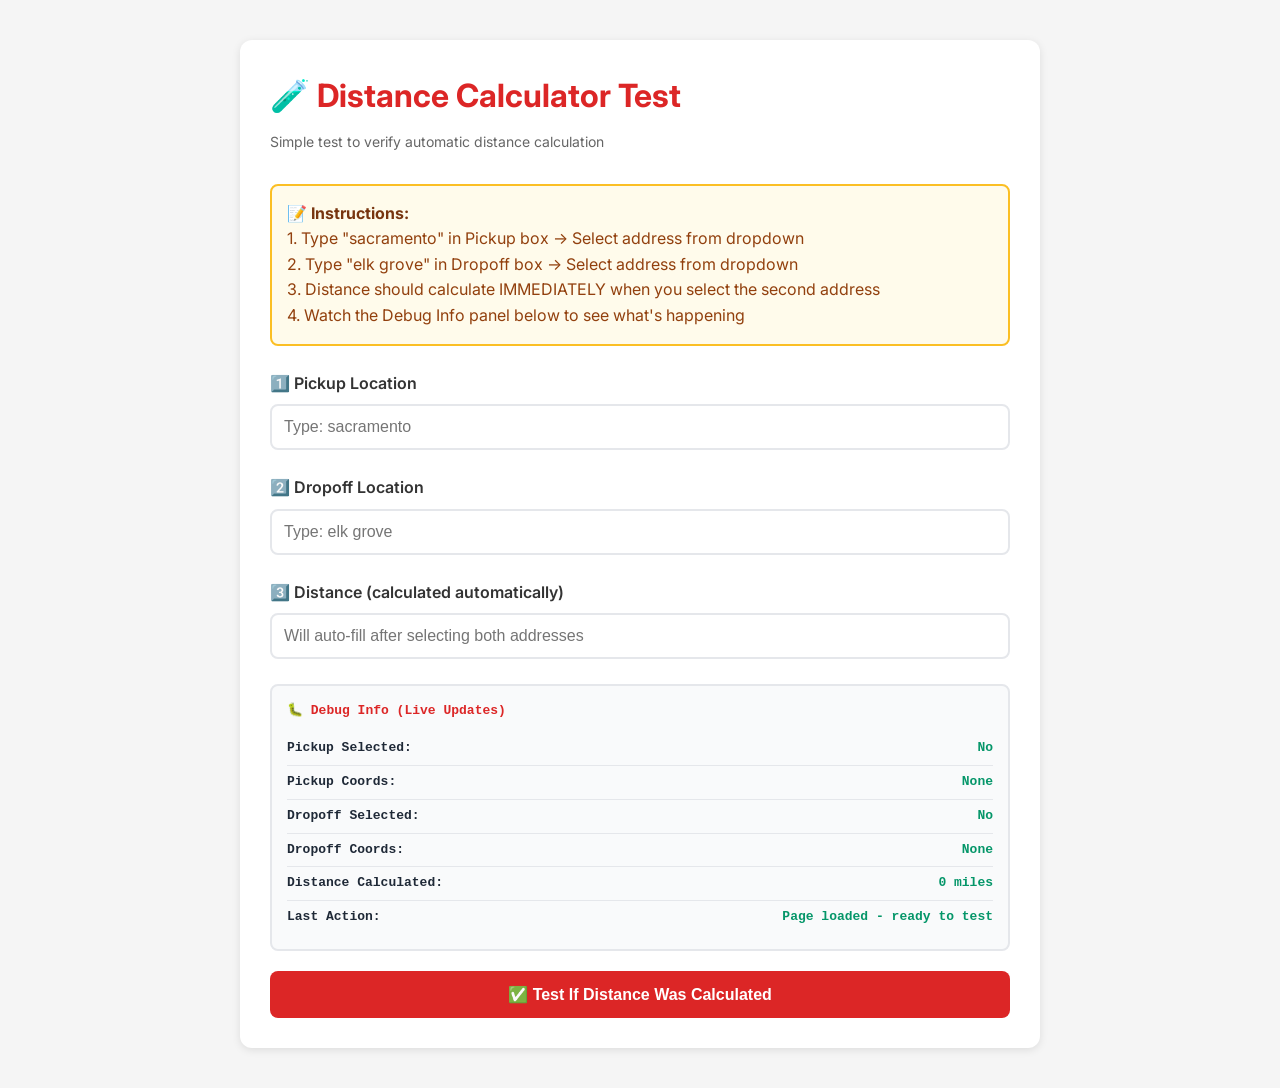
<file: distance-test-simple.html>
<!DOCTYPE html>
<html lang="en">
<head>
    <meta charset="UTF-8">
    <meta name="viewport" content="width=device-width, initial-scale=1.0">
    <title>Distance Test - Simple Version</title>
    <link href="https://fonts.googleapis.com/css2?family=Inter:wght@400;600;700&display=swap" rel="stylesheet">
    <style>
        * { margin: 0; padding: 0; box-sizing: border-box; }
        body {
            font-family: 'Inter', sans-serif;
            padding: 40px;
            background: #f5f5f5;
            line-height: 1.6;
        }
        .container {
            max-width: 800px;
            margin: 0 auto;
            background: white;
            padding: 30px;
            border-radius: 12px;
            box-shadow: 0 2px 8px rgba(0,0,0,0.1);
        }
        h1 {
            color: #dc2626;
            margin-bottom: 10px;
        }
        .subtitle {
            color: #666;
            margin-bottom: 30px;
            font-size: 14px;
        }
        .form-group {
            margin-bottom: 25px;
        }
        label {
            display: block;
            font-weight: 600;
            margin-bottom: 8px;
            color: #333;
        }
        input {
            width: 100%;
            padding: 12px;
            border: 2px solid #e5e7eb;
            border-radius: 8px;
            font-size: 16px;
            transition: border-color 0.3s;
        }
        input:focus {
            outline: none;
            border-color: #dc2626;
        }
        .dropdown {
            position: relative;
            margin-top: 8px;
        }
        .results {
            position: absolute;
            width: 100%;
            background: white;
            border: 2px solid #e5e7eb;
            border-radius: 8px;
            margin-top: 4px;
            max-height: 250px;
            overflow-y: auto;
            display: none;
            z-index: 1000;
            box-shadow: 0 4px 12px rgba(0,0,0,0.15);
        }
        .results.show {
            display: block;
        }
        .result-item {
            padding: 12px 15px;
            cursor: pointer;
            border-bottom: 1px solid #f3f4f6;
            transition: background 0.2s;
        }
        .result-item:hover {
            background: #fef2f2;
        }
        .result-item:last-child {
            border-bottom: none;
        }
        .result-name {
            font-weight: 600;
            color: #1f2937;
            margin-bottom: 4px;
        }
        .result-address {
            font-size: 13px;
            color: #6b7280;
        }
        .status {
            margin-top: 10px;
            padding: 12px;
            border-radius: 6px;
            font-size: 14px;
            display: none;
        }
        .status.success {
            background: #d1fae5;
            color: #065f46;
            border: 1px solid #10b981;
            display: block;
        }
        .status.error {
            background: #fee2e2;
            color: #991b1b;
            border: 1px solid #dc2626;
            display: block;
        }
        .status.info {
            background: #dbeafe;
            color: #1e40af;
            border: 1px solid #3b82f6;
            display: block;
        }
        .debug {
            background: #f9fafb;
            border: 2px solid #e5e7eb;
            border-radius: 8px;
            padding: 15px;
            margin-top: 20px;
            font-family: 'Courier New', monospace;
            font-size: 13px;
            color: #374151;
        }
        .debug-row {
            display: flex;
            justify-content: space-between;
            padding: 6px 0;
            border-bottom: 1px solid #e5e7eb;
        }
        .debug-row:last-child {
            border-bottom: none;
        }
        .debug-label {
            font-weight: 600;
            color: #1f2937;
        }
        .debug-value {
            color: #059669;
            font-weight: 600;
        }
        .btn {
            width: 100%;
            padding: 14px;
            background: #dc2626;
            color: white;
            border: none;
            border-radius: 8px;
            font-size: 16px;
            font-weight: 600;
            cursor: pointer;
            transition: background 0.3s;
            margin-top: 20px;
        }
        .btn:hover {
            background: #b91c1c;
        }
        .instruction {
            background: #fffbeb;
            border: 2px solid #fbbf24;
            border-radius: 8px;
            padding: 15px;
            margin-bottom: 25px;
            color: #92400e;
        }
        .instruction strong {
            color: #78350f;
        }
    </style>
</head>
<body>
    <div class="container">
        <h1>🧪 Distance Calculator Test</h1>
        <p class="subtitle">Simple test to verify automatic distance calculation</p>
        
        <div class="instruction">
            <strong>📝 Instructions:</strong><br>
            1. Type "sacramento" in Pickup box → Select address from dropdown<br>
            2. Type "elk grove" in Dropoff box → Select address from dropdown<br>
            3. Distance should calculate IMMEDIATELY when you select the second address<br>
            4. Watch the Debug Info panel below to see what's happening
        </div>
        
        <!-- Pickup Location -->
        <div class="form-group">
            <label for="pickup">1️⃣ Pickup Location</label>
            <input type="text" id="pickup" placeholder="Type: sacramento">
            <div class="dropdown">
                <div id="pickup-results" class="results"></div>
            </div>
            <div id="pickup-status" class="status"></div>
        </div>
        
        <!-- Dropoff Location -->
        <div class="form-group">
            <label for="dropoff">2️⃣ Dropoff Location</label>
            <input type="text" id="dropoff" placeholder="Type: elk grove">
            <div class="dropdown">
                <div id="dropoff-results" class="results"></div>
            </div>
            <div id="dropoff-status" class="status"></div>
        </div>
        
        <!-- Distance Display -->
        <div class="form-group">
            <label for="distance">3️⃣ Distance (calculated automatically)</label>
            <input type="text" id="distance" readonly placeholder="Will auto-fill after selecting both addresses">
            <div id="distance-status" class="status"></div>
        </div>
        
        <!-- Debug Info -->
        <div class="debug">
            <div style="font-weight: 700; margin-bottom: 10px; color: #dc2626;">🐛 Debug Info (Live Updates)</div>
            <div class="debug-row">
                <span class="debug-label">Pickup Selected:</span>
                <span class="debug-value" id="debug-pickup">No</span>
            </div>
            <div class="debug-row">
                <span class="debug-label">Pickup Coords:</span>
                <span class="debug-value" id="debug-pickup-coords">None</span>
            </div>
            <div class="debug-row">
                <span class="debug-label">Dropoff Selected:</span>
                <span class="debug-value" id="debug-dropoff">No</span>
            </div>
            <div class="debug-row">
                <span class="debug-label">Dropoff Coords:</span>
                <span class="debug-value" id="debug-dropoff-coords">None</span>
            </div>
            <div class="debug-row">
                <span class="debug-label">Distance Calculated:</span>
                <span class="debug-value" id="debug-distance">0 miles</span>
            </div>
            <div class="debug-row">
                <span class="debug-label">Last Action:</span>
                <span class="debug-value" id="debug-action">Waiting...</span>
            </div>
        </div>
        
        <button class="btn" onclick="testComplete()">✅ Test If Distance Was Calculated</button>
    </div>
    
    <script>
        // Global state
        let pickupCoords = null;
        let dropoffCoords = null;
        let calculatedDistance = 0;
        
        // Update debug panel
        function updateDebug() {
            document.getElementById('debug-pickup').textContent = pickupCoords ? 'YES ✓' : 'No';
            document.getElementById('debug-pickup-coords').textContent = pickupCoords ? 
                `${pickupCoords.lat.toFixed(4)}, ${pickupCoords.lng.toFixed(4)}` : 'None';
            
            document.getElementById('debug-dropoff').textContent = dropoffCoords ? 'YES ✓' : 'No';
            document.getElementById('debug-dropoff-coords').textContent = dropoffCoords ? 
                `${dropoffCoords.lat.toFixed(4)}, ${dropoffCoords.lng.toFixed(4)}` : 'None';
            
            document.getElementById('debug-distance').textContent = calculatedDistance > 0 ? 
                `${calculatedDistance.toFixed(1)} miles ✓` : '0 miles';
        }
        
        function setAction(text) {
            document.getElementById('debug-action').textContent = text;
            console.log('🔔 ACTION:', text);
        }
        
        // Calculate distance (Haversine formula)
        function calculateDistance(lat1, lon1, lat2, lon2) {
            console.log('📐 Calculating distance...');
            console.log('  From:', lat1, lon1);
            console.log('  To:', lat2, lon2);
            
            const R = 3959; // Earth radius in miles
            const dLat = (lat2 - lat1) * Math.PI / 180;
            const dLon = (lon2 - lon1) * Math.PI / 180;
            const a = Math.sin(dLat/2) * Math.sin(dLat/2) +
                      Math.cos(lat1 * Math.PI / 180) * Math.cos(lat2 * Math.PI / 180) *
                      Math.sin(dLon/2) * Math.sin(dLon/2);
            const c = 2 * Math.atan2(Math.sqrt(a), Math.sqrt(1-a));
            const distance = R * c;
            
            console.log('✅ Distance calculated:', distance.toFixed(1), 'miles');
            return distance;
        }
        
        // Try to calculate and display distance
        function tryCalculateDistance() {
            console.log('🔄 tryCalculateDistance() called');
            console.log('  pickupCoords:', pickupCoords);
            console.log('  dropoffCoords:', dropoffCoords);
            
            if (!pickupCoords) {
                console.log('⚠️ No pickup coordinates yet');
                setAction('Waiting for pickup address...');
                return;
            }
            
            if (!dropoffCoords) {
                console.log('⚠️ No dropoff coordinates yet');
                setAction('Waiting for dropoff address...');
                return;
            }
            
            console.log('✅ Both coordinates available!');
            setAction('Calculating distance...');
            
            // Calculate distance
            const distance = calculateDistance(
                pickupCoords.lat,
                pickupCoords.lng,
                dropoffCoords.lat,
                dropoffCoords.lng
            );
            
            calculatedDistance = distance;
            
            // Update distance field
            const distanceField = document.getElementById('distance');
            distanceField.value = distance.toFixed(1) + ' miles';
            
            // Show success message
            const statusDiv = document.getElementById('distance-status');
            statusDiv.className = 'status success';
            statusDiv.textContent = `✅ Distance calculated: ${distance.toFixed(1)} miles (straight-line distance)`;
            
            // Update debug
            setAction('Distance calculated successfully!');
            updateDebug();
            
            console.log('🎉 SUCCESS! Distance displayed:', distance.toFixed(1), 'miles');
        }
        
        // Search for address
        async function searchAddress(query, type) {
            if (query.length < 3) return;
            
            console.log(`🔍 Searching for "${query}" (${type})`);
            setAction(`Searching for ${type} address...`);
            
            const resultsDiv = document.getElementById(`${type}-results`);
            const statusDiv = document.getElementById(`${type}-status`);
            
            try {
                const url = `https://nominatim.openstreetmap.org/search?` +
                    `q=${encodeURIComponent(query)},California,USA&` +
                    `format=json&limit=5&countrycodes=us`;
                
                console.log('  API URL:', url);
                
                const response = await fetch(url);
                const results = await response.json();
                
                console.log(`  Found ${results.length} results`);
                
                if (results.length === 0) {
                    resultsDiv.innerHTML = '<div class="result-item"><div class="result-name">No results found</div></div>';
                    resultsDiv.classList.add('show');
                    return;
                }
                
                // Clear and populate results
                resultsDiv.innerHTML = '';
                
                results.forEach((result, index) => {
                    console.log(`  Result ${index + 1}:`, result.display_name);
                    
                    const item = document.createElement('div');
                    item.className = 'result-item';
                    
                    const name = document.createElement('div');
                    name.className = 'result-name';
                    name.textContent = result.display_name.split(',')[0];
                    
                    const address = document.createElement('div');
                    address.className = 'result-address';
                    address.textContent = result.display_name;
                    
                    item.appendChild(name);
                    item.appendChild(address);
                    
                    // CLICK HANDLER - This is the critical part!
                    item.addEventListener('click', function(e) {
                        e.preventDefault();
                        e.stopPropagation();
                        
                        console.log(`\n🎯 CLICK! Selected ${type} address:`, result.display_name);
                        console.log('  Latitude:', result.lat);
                        console.log('  Longitude:', result.lon);
                        
                        // Fill input field
                        document.getElementById(type).value = result.display_name;
                        
                        // Store coordinates
                        const coords = {
                            lat: parseFloat(result.lat),
                            lng: parseFloat(result.lon)
                        };
                        
                        if (type === 'pickup') {
                            pickupCoords = coords;
                            console.log('✅ STORED pickup coords:', pickupCoords);
                            
                            statusDiv.className = 'status success';
                            statusDiv.textContent = '✅ Pickup location selected';
                            
                            setAction('Pickup address selected');
                        } else {
                            dropoffCoords = coords;
                            console.log('✅ STORED dropoff coords:', dropoffCoords);
                            
                            statusDiv.className = 'status success';
                            statusDiv.textContent = '✅ Dropoff location selected';
                            
                            setAction('Dropoff address selected');
                        }
                        
                        // Hide dropdown
                        resultsDiv.classList.remove('show');
                        
                        // Update debug panel
                        updateDebug();
                        
                        // TRY TO CALCULATE DISTANCE
                        console.log('🚀 Calling tryCalculateDistance()...');
                        setTimeout(() => {
                            tryCalculateDistance();
                        }, 100); // Small delay to ensure everything is updated
                    });
                    
                    resultsDiv.appendChild(item);
                });
                
                resultsDiv.classList.add('show');
                
            } catch (error) {
                console.error('❌ Search error:', error);
                resultsDiv.innerHTML = '<div class="result-item"><div class="result-name">Search error - try again</div></div>';
                resultsDiv.classList.add('show');
            }
        }
        
        // Test if distance was calculated
        function testComplete() {
            if (calculatedDistance > 0) {
                alert(`✅ SUCCESS!\n\nDistance was calculated: ${calculatedDistance.toFixed(1)} miles\n\nThe automatic calculation is working!`);
            } else if (pickupCoords && dropoffCoords) {
                alert(`⚠️ WARNING\n\nBoth addresses are selected but distance was not calculated.\n\nCheck the browser console (F12) for error messages.`);
            } else if (pickupCoords) {
                alert(`⏳ IN PROGRESS\n\nPickup address is selected.\n\nPlease select a dropoff address.`);
            } else {
                alert(`⏳ NOT STARTED\n\nPlease select both pickup and dropoff addresses.\n\nFollow the instructions at the top.`);
            }
        }
        
        // Initialize
        document.addEventListener('DOMContentLoaded', function() {
            console.log('🚀 Distance Calculator Test initialized');
            console.log('📝 Instructions:');
            console.log('  1. Type "sacramento" in Pickup field');
            console.log('  2. Click an address from dropdown');
            console.log('  3. Type "elk grove" in Dropoff field');
            console.log('  4. Click an address from dropdown');
            console.log('  5. Distance should calculate automatically!\n');
            
            setAction('Page loaded - ready to test');
            updateDebug();
            
            // Setup input listeners
            const pickupInput = document.getElementById('pickup');
            const dropoffInput = document.getElementById('dropoff');
            
            let pickupTimeout;
            let dropoffTimeout;
            
            pickupInput.addEventListener('input', function(e) {
                clearTimeout(pickupTimeout);
                pickupTimeout = setTimeout(() => {
                    searchAddress(e.target.value, 'pickup');
                }, 500);
            });
            
            dropoffInput.addEventListener('input', function(e) {
                clearTimeout(dropoffTimeout);
                dropoffTimeout = setTimeout(() => {
                    searchAddress(e.target.value, 'dropoff');
                }, 500);
            });
            
            // Close dropdowns when clicking outside
            document.addEventListener('click', function(e) {
                if (!pickupInput.contains(e.target)) {
                    document.getElementById('pickup-results').classList.remove('show');
                }
                if (!dropoffInput.contains(e.target)) {
                    document.getElementById('dropoff-results').classList.remove('show');
                }
            });
            
            console.log('✅ Setup complete - start typing!');
        });
    </script>
</body>
</html>
</file>
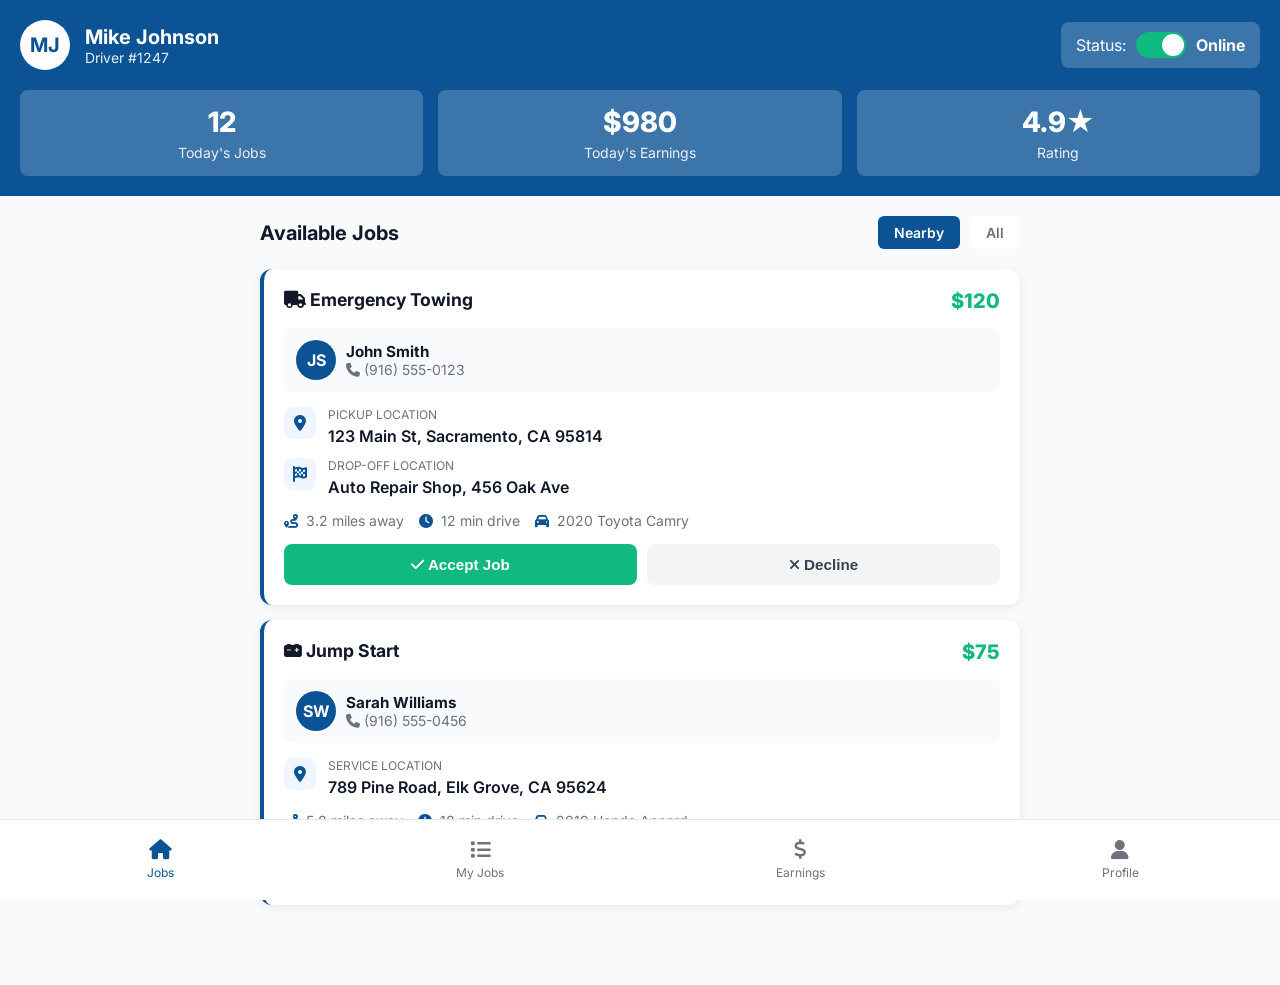
<file: driver.html>
<!DOCTYPE html>
<html lang="en">
<head>
    <meta charset="UTF-8">
    <meta name="viewport" content="width=device-width, initial-scale=1.0">
    <title>Driver App - Tow Riders</title>
    <link href="https://fonts.googleapis.com/css2?family=Inter:wght@400;500;600;700;800&display=swap" rel="stylesheet">
    <link rel="stylesheet" href="https://cdnjs.cloudflare.com/ajax/libs/font-awesome/6.4.0/css/all.min.css">
    <style>
        * { margin: 0; padding: 0; box-sizing: border-box; }
        body { font-family: 'Inter', sans-serif; background: #F9FAFB; }
        
        .driver-header {
            background: #0B5394;
            color: white;
            padding: 20px;
        }
        .header-top {
            display: flex;
            justify-content: space-between;
            align-items: center;
            margin-bottom: 20px;
        }
        .driver-info {
            display: flex;
            align-items: center;
            gap: 15px;
        }
        .driver-avatar {
            width: 50px;
            height: 50px;
            border-radius: 50%;
            background: white;
            color: #0B5394;
            display: flex;
            align-items: center;
            justify-content: center;
            font-weight: 700;
            font-size: 1.25rem;
        }
        .driver-name {
            font-size: 1.25rem;
            font-weight: 700;
        }
        .driver-id {
            font-size: 0.875rem;
            opacity: 0.9;
        }
        .status-toggle {
            display: flex;
            align-items: center;
            gap: 10px;
            background: rgba(255,255,255,0.2);
            padding: 10px 15px;
            border-radius: 8px;
        }
        .toggle-switch {
            width: 50px;
            height: 26px;
            background: #DC2626;
            border-radius: 13px;
            position: relative;
            cursor: pointer;
            transition: background 0.3s;
        }
        .toggle-switch.active {
            background: #10B981;
        }
        .toggle-switch::after {
            content: '';
            position: absolute;
            width: 22px;
            height: 22px;
            border-radius: 50%;
            background: white;
            top: 2px;
            left: 2px;
            transition: left 0.3s;
        }
        .toggle-switch.active::after {
            left: 26px;
        }
        
        .stats-row {
            display: grid;
            grid-template-columns: repeat(3, 1fr);
            gap: 15px;
        }
        .stat-item {
            background: rgba(255,255,255,0.2);
            padding: 15px;
            border-radius: 8px;
            text-align: center;
        }
        .stat-number {
            font-size: 1.75rem;
            font-weight: 800;
            margin-bottom: 5px;
        }
        .stat-label {
            font-size: 0.875rem;
            opacity: 0.9;
        }
        
        .main-content {
            max-width: 800px;
            margin: 0 auto;
            padding: 20px;
        }
        
        .section-header {
            display: flex;
            justify-content: space-between;
            align-items: center;
            margin-bottom: 20px;
        }
        .section-title {
            font-size: 1.25rem;
            font-weight: 700;
            color: #111827;
        }
        .filter-tabs {
            display: flex;
            gap: 10px;
        }
        .filter-tab {
            padding: 8px 16px;
            border-radius: 6px;
            font-size: 0.875rem;
            font-weight: 600;
            cursor: pointer;
            transition: all 0.2s;
        }
        .filter-tab.active {
            background: #0B5394;
            color: white;
        }
        .filter-tab:not(.active) {
            background: white;
            color: #6B7280;
        }
        
        .job-cards {
            display: flex;
            flex-direction: column;
            gap: 15px;
        }
        .driver-job-card {
            background: white;
            border-radius: 12px;
            box-shadow: 0 2px 8px rgba(0,0,0,0.08);
            padding: 20px;
            border-left: 4px solid #0B5394;
        }
        .job-card-header {
            display: flex;
            justify-content: space-between;
            align-items: start;
            margin-bottom: 15px;
        }
        .job-type {
            font-weight: 700;
            font-size: 1.1rem;
            color: #111827;
        }
        .job-price {
            font-size: 1.25rem;
            font-weight: 800;
            color: #10B981;
        }
        .job-customer {
            display: flex;
            align-items: center;
            gap: 10px;
            margin-bottom: 15px;
            padding: 12px;
            background: #F9FAFB;
            border-radius: 8px;
        }
        .customer-avatar {
            width: 40px;
            height: 40px;
            border-radius: 50%;
            background: #0B5394;
            color: white;
            display: flex;
            align-items: center;
            justify-content: center;
            font-weight: 700;
        }
        .customer-info h4 {
            color: #111827;
            font-size: 0.95rem;
        }
        .customer-info p {
            color: #6B7280;
            font-size: 0.875rem;
        }
        
        .location-info {
            margin-bottom: 15px;
        }
        .location-item {
            display: flex;
            align-items: start;
            gap: 12px;
            margin-bottom: 12px;
        }
        .location-icon {
            width: 32px;
            height: 32px;
            border-radius: 8px;
            background: #EFF6FF;
            color: #0B5394;
            display: flex;
            align-items: center;
            justify-content: center;
        }
        .location-details {
            flex: 1;
        }
        .location-label {
            font-size: 0.75rem;
            color: #6B7280;
            text-transform: uppercase;
            margin-bottom: 4px;
        }
        .location-address {
            color: #111827;
            font-weight: 600;
        }
        
        .job-meta {
            display: flex;
            gap: 15px;
            margin-bottom: 15px;
            flex-wrap: wrap;
        }
        .meta-item {
            display: flex;
            align-items: center;
            gap: 8px;
            font-size: 0.875rem;
            color: #6B7280;
        }
        .meta-item i {
            color: #0B5394;
        }
        
        .job-actions {
            display: grid;
            grid-template-columns: 1fr 1fr;
            gap: 10px;
        }
        .btn-job {
            padding: 12px;
            border: none;
            border-radius: 8px;
            font-weight: 600;
            cursor: pointer;
            transition: all 0.2s;
            font-size: 0.95rem;
        }
        .btn-accept {
            background: #10B981;
            color: white;
        }
        .btn-accept:hover {
            background: #059669;
        }
        .btn-decline {
            background: #F3F4F6;
            color: #374151;
        }
        .btn-decline:hover {
            background: #E5E7EB;
        }
        .btn-navigate {
            background: #0B5394;
            color: white;
            grid-column: 1 / -1;
        }
        .btn-navigate:hover {
            background: #1976D2;
        }
        .btn-complete {
            background: #10B981;
            color: white;
            grid-column: 1 / -1;
        }
        
        .empty-state {
            text-align: center;
            padding: 60px 20px;
            color: #6B7280;
        }
        .empty-state i {
            font-size: 3rem;
            margin-bottom: 15px;
        }
        
        .bottom-nav {
            position: fixed;
            bottom: 0;
            left: 0;
            right: 0;
            background: white;
            border-top: 1px solid #E5E7EB;
            display: flex;
            justify-content: space-around;
            padding: 10px 0;
        }
        .nav-item {
            text-align: center;
            color: #6B7280;
            text-decoration: none;
            padding: 10px;
            flex: 1;
        }
        .nav-item.active {
            color: #0B5394;
        }
        .nav-item i {
            display: block;
            font-size: 1.25rem;
            margin-bottom: 5px;
        }
        .nav-label {
            font-size: 0.75rem;
        }
    </style>
</head>
<body>
    <div class="driver-header">
        <div class="header-top">
            <div class="driver-info">
                <div class="driver-avatar">MJ</div>
                <div>
                    <div class="driver-name">Mike Johnson</div>
                    <div class="driver-id">Driver #1247</div>
                </div>
            </div>
            <div class="status-toggle">
                <span>Status:</span>
                <div class="toggle-switch active" onclick="this.classList.toggle('active')"></div>
                <span style="font-weight: 700;">Online</span>
            </div>
        </div>
        <div class="stats-row">
            <div class="stat-item">
                <div class="stat-number">12</div>
                <div class="stat-label">Today's Jobs</div>
            </div>
            <div class="stat-item">
                <div class="stat-number">$980</div>
                <div class="stat-label">Today's Earnings</div>
            </div>
            <div class="stat-item">
                <div class="stat-number">4.9★</div>
                <div class="stat-label">Rating</div>
            </div>
        </div>
    </div>

    <div class="main-content" style="padding-bottom: 80px;">
        <div class="section-header">
            <h2 class="section-title">Available Jobs</h2>
            <div class="filter-tabs">
                <div class="filter-tab active">Nearby</div>
                <div class="filter-tab">All</div>
            </div>
        </div>

        <div class="job-cards">
            <div class="driver-job-card">
                <div class="job-card-header">
                    <div class="job-type"><i class="fas fa-truck"></i> Emergency Towing</div>
                    <div class="job-price">$120</div>
                </div>
                <div class="job-customer">
                    <div class="customer-avatar">JS</div>
                    <div class="customer-info">
                        <h4>John Smith</h4>
                        <p><i class="fas fa-phone"></i> (916) 555-0123</p>
                    </div>
                </div>
                <div class="location-info">
                    <div class="location-item">
                        <div class="location-icon"><i class="fas fa-map-marker-alt"></i></div>
                        <div class="location-details">
                            <div class="location-label">Pickup Location</div>
                            <div class="location-address">123 Main St, Sacramento, CA 95814</div>
                        </div>
                    </div>
                    <div class="location-item">
                        <div class="location-icon"><i class="fas fa-flag-checkered"></i></div>
                        <div class="location-details">
                            <div class="location-label">Drop-off Location</div>
                            <div class="location-address">Auto Repair Shop, 456 Oak Ave</div>
                        </div>
                    </div>
                </div>
                <div class="job-meta">
                    <div class="meta-item">
                        <i class="fas fa-route"></i>
                        <span>3.2 miles away</span>
                    </div>
                    <div class="meta-item">
                        <i class="fas fa-clock"></i>
                        <span>12 min drive</span>
                    </div>
                    <div class="meta-item">
                        <i class="fas fa-car"></i>
                        <span>2020 Toyota Camry</span>
                    </div>
                </div>
                <div class="job-actions">
                    <button class="btn-job btn-accept" onclick="alert('Job accepted! Navigate to customer.')">
                        <i class="fas fa-check"></i> Accept Job
                    </button>
                    <button class="btn-job btn-decline" onclick="this.closest('.driver-job-card').remove()">
                        <i class="fas fa-times"></i> Decline
                    </button>
                </div>
            </div>

            <div class="driver-job-card">
                <div class="job-card-header">
                    <div class="job-type"><i class="fas fa-car-battery"></i> Jump Start</div>
                    <div class="job-price">$75</div>
                </div>
                <div class="job-customer">
                    <div class="customer-avatar">SW</div>
                    <div class="customer-info">
                        <h4>Sarah Williams</h4>
                        <p><i class="fas fa-phone"></i> (916) 555-0456</p>
                    </div>
                </div>
                <div class="location-info">
                    <div class="location-item">
                        <div class="location-icon"><i class="fas fa-map-marker-alt"></i></div>
                        <div class="location-details">
                            <div class="location-label">Service Location</div>
                            <div class="location-address">789 Pine Road, Elk Grove, CA 95624</div>
                        </div>
                    </div>
                </div>
                <div class="job-meta">
                    <div class="meta-item">
                        <i class="fas fa-route"></i>
                        <span>5.8 miles away</span>
                    </div>
                    <div class="meta-item">
                        <i class="fas fa-clock"></i>
                        <span>18 min drive</span>
                    </div>
                    <div class="meta-item">
                        <i class="fas fa-car"></i>
                        <span>2019 Honda Accord</span>
                    </div>
                </div>
                <div class="job-actions">
                    <button class="btn-job btn-accept" onclick="alert('Job accepted!')">
                        <i class="fas fa-check"></i> Accept Job
                    </button>
                    <button class="btn-job btn-decline" onclick="this.closest('.driver-job-card').remove()">
                        <i class="fas fa-times"></i> Decline
                    </button>
                </div>
            </div>
        </div>
    </div>

    <div class="bottom-nav">
        <a href="#" class="nav-item active">
            <i class="fas fa-home"></i>
            <div class="nav-label">Jobs</div>
        </a>
        <a href="#" class="nav-item">
            <i class="fas fa-list"></i>
            <div class="nav-label">My Jobs</div>
        </a>
        <a href="#" class="nav-item">
            <i class="fas fa-dollar-sign"></i>
            <div class="nav-label">Earnings</div>
        </a>
        <a href="#" class="nav-item">
            <i class="fas fa-user"></i>
            <div class="nav-label">Profile</div>
        </a>
    </div>
</body>
</html>
</file>
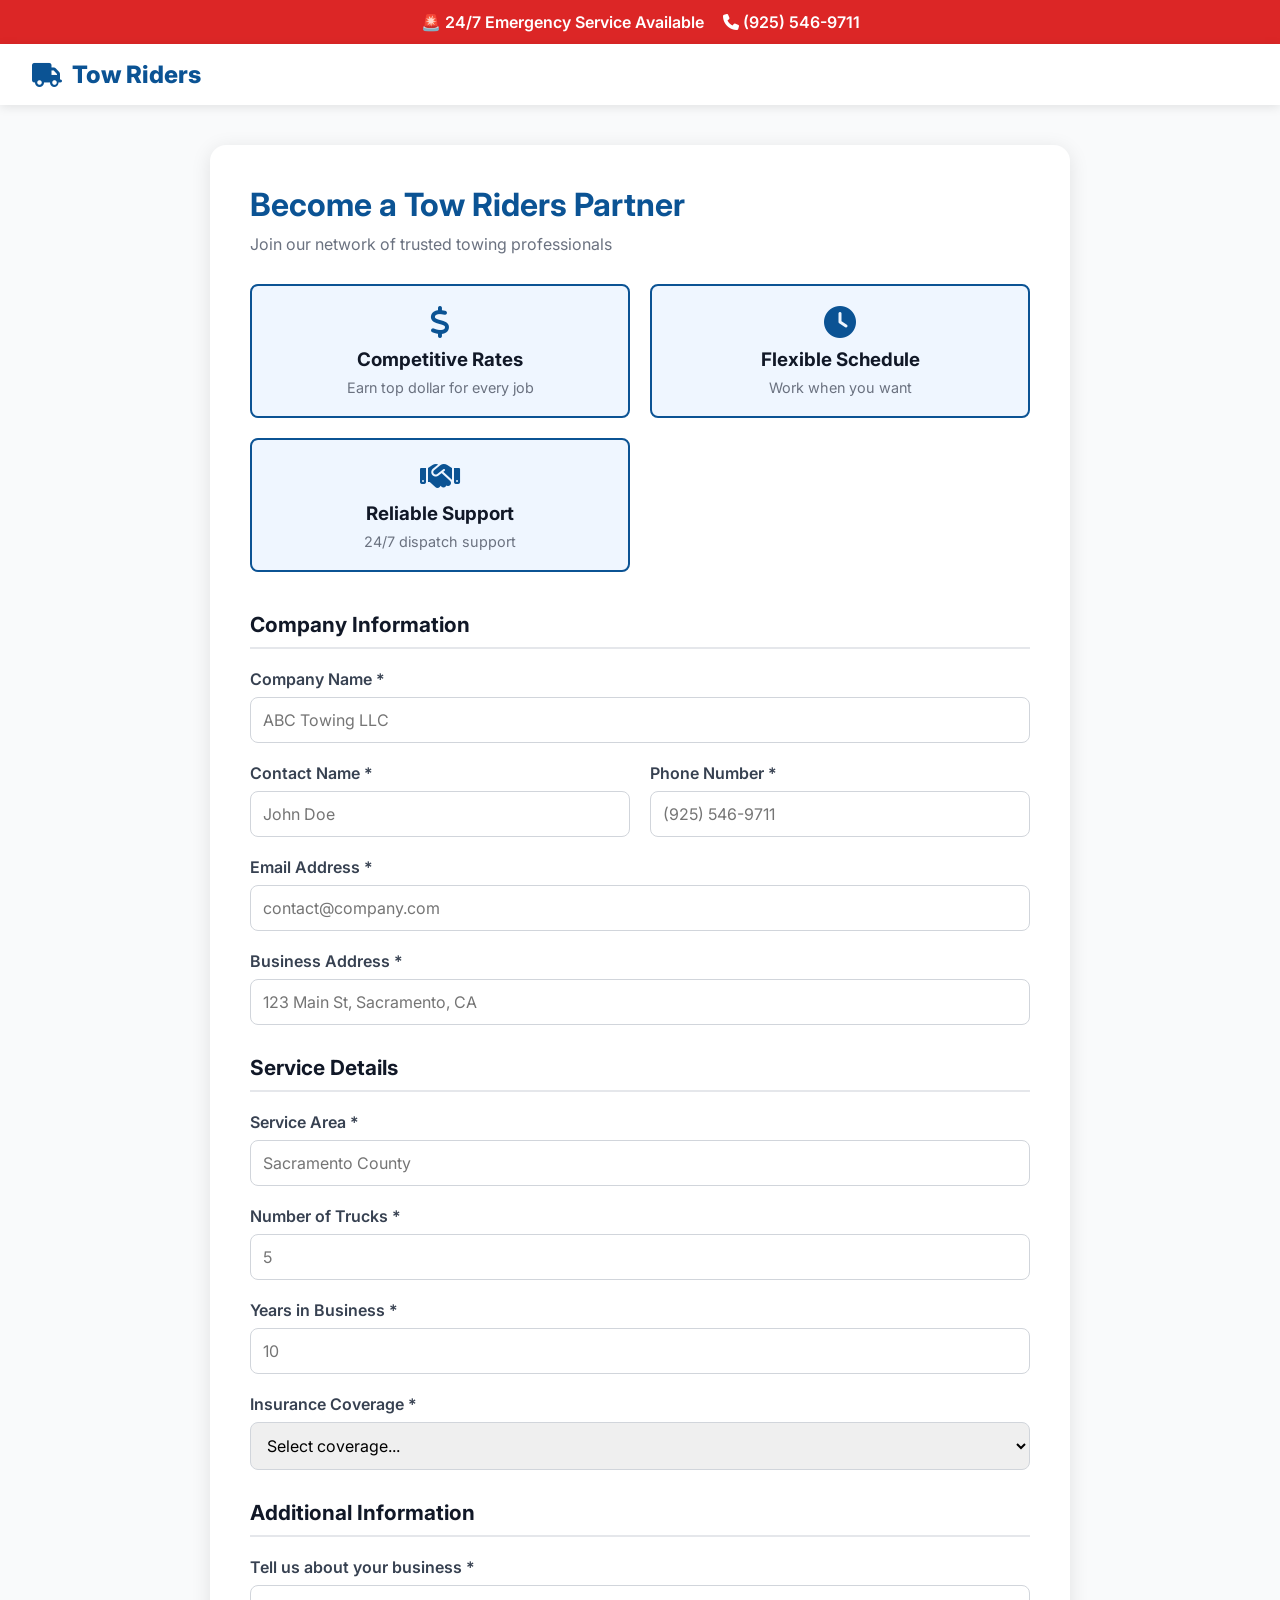
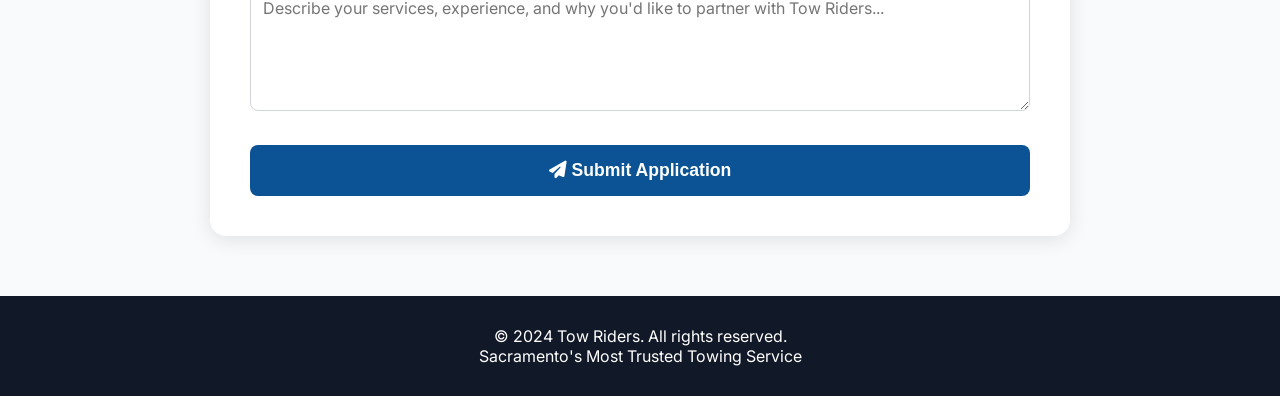
<file: partner.html>
<!DOCTYPE html>
<html lang="en">
<head>
    <meta charset="UTF-8">
    <meta name="viewport" content="width=device-width, initial-scale=1.0">
    <title>Partner Application - Tow Riders</title>
    <link href="https://fonts.googleapis.com/css2?family=Inter:wght@400;500;600;700;800&display=swap" rel="stylesheet">
    <link rel="stylesheet" href="https://cdnjs.cloudflare.com/ajax/libs/font-awesome/6.4.0/css/all.min.css">
    <style>
        * { margin: 0; padding: 0; box-sizing: border-box; }
        body { font-family: 'Inter', sans-serif; background: #F9FAFB; }
        
        .emergency-bar {
            background: #DC2626;
            color: white;
            padding: 12px 0;
            text-align: center;
            font-weight: 600;
        }
        .emergency-bar a { color: white; text-decoration: none; margin-left: 15px; }
        
        .header {
            background: white;
            box-shadow: 0 2px 10px rgba(0,0,0,0.1);
        }
        .header-container {
            max-width: 1400px;
            margin: 0 auto;
            padding: 1rem 2rem;
            display: flex;
            justify-content: space-between;
            align-items: center;
        }
        .logo {
            display: flex;
            align-items: center;
            gap: 10px;
            font-size: 1.5rem;
            font-weight: 800;
            color: #0B5394;
            text-decoration: none;
        }
        
        .partner-container {
            max-width: 900px;
            margin: 40px auto;
            padding: 0 20px;
        }
        
        .partner-card {
            background: white;
            border-radius: 16px;
            box-shadow: 0 4px 20px rgba(0,0,0,0.1);
            padding: 40px;
        }
        
        .partner-card h1 {
            color: #0B5394;
            margin-bottom: 10px;
        }
        
        .partner-card .subtitle {
            color: #6B7280;
            margin-bottom: 30px;
        }
        
        .benefits {
            display: grid;
            grid-template-columns: repeat(auto-fit, minmax(250px, 1fr));
            gap: 20px;
            margin-bottom: 40px;
        }
        
        .benefit-card {
            background: #EFF6FF;
            border: 2px solid #0B5394;
            border-radius: 8px;
            padding: 20px;
            text-align: center;
        }
        
        .benefit-card i {
            font-size: 2rem;
            color: #0B5394;
            margin-bottom: 10px;
        }
        
        .benefit-card h3 {
            color: #111827;
            margin-bottom: 8px;
        }
        
        .benefit-card p {
            color: #6B7280;
            font-size: 0.9rem;
        }
        
        .form-section {
            margin-bottom: 30px;
        }
        
        .form-section h2 {
            color: #111827;
            margin-bottom: 20px;
            font-size: 1.3rem;
            border-bottom: 2px solid #E5E7EB;
            padding-bottom: 10px;
        }
        
        .form-group {
            margin-bottom: 20px;
        }
        
        .form-group label {
            display: block;
            margin-bottom: 8px;
            font-weight: 600;
            color: #374151;
        }
        
        .form-group input,
        .form-group select,
        .form-group textarea {
            width: 100%;
            padding: 12px;
            border: 1px solid #D1D5DB;
            border-radius: 8px;
            font-family: 'Inter', sans-serif;
            font-size: 1rem;
        }
        
        .form-group input:focus,
        .form-group select:focus,
        .form-group textarea:focus {
            outline: none;
            border-color: #0B5394;
        }
        
        .form-row {
            display: grid;
            grid-template-columns: 1fr 1fr;
            gap: 20px;
        }
        
        .message {
            padding: 15px;
            border-radius: 8px;
            margin-bottom: 20px;
            display: none;
        }
        
        .message.success {
            background: #d4edda;
            color: #155724;
            border: 1px solid #c3e6cb;
            display: block;
        }
        
        .message.error {
            background: #f8d7da;
            color: #721c24;
            border: 1px solid #f5c6cb;
            display: block;
        }
        
        .btn {
            width: 100%;
            padding: 15px;
            border: none;
            border-radius: 8px;
            font-size: 1.1rem;
            font-weight: 600;
            cursor: pointer;
            transition: all 0.3s;
            background: #0B5394;
            color: white;
        }
        
        .btn:hover {
            background: #084070;
        }
        
        .btn:disabled {
            background: #9CA3AF;
            cursor: not-allowed;
        }
        
        .footer {
            background: #111827;
            color: white;
            text-align: center;
            padding: 30px 20px;
            margin-top: 60px;
        }
        
        @media (max-width: 768px) {
            .form-row {
                grid-template-columns: 1fr;
            }
        }
    </style>
</head>
<body>
    <div class="emergency-bar">
        🚨 24/7 Emergency Service Available
        <a href="tel:9255469711"><i class="fas fa-phone"></i> (925) 546-9711</a>
    </div>

    <header class="header">
        <div class="header-container">
            <a href="index.html" class="logo">
                <i class="fas fa-truck"></i>
                Tow Riders
            </a>
        </div>
    </header>

    <div class="partner-container">
        <div class="partner-card">
            <h1>Become a Tow Riders Partner</h1>
            <p class="subtitle">Join our network of trusted towing professionals</p>

            <div class="benefits">
                <div class="benefit-card">
                    <i class="fas fa-dollar-sign"></i>
                    <h3>Competitive Rates</h3>
                    <p>Earn top dollar for every job</p>
                </div>
                <div class="benefit-card">
                    <i class="fas fa-clock"></i>
                    <h3>Flexible Schedule</h3>
                    <p>Work when you want</p>
                </div>
                <div class="benefit-card">
                    <i class="fas fa-handshake"></i>
                    <h3>Reliable Support</h3>
                    <p>24/7 dispatch support</p>
                </div>
            </div>

            <div id="messageBox" class="message"></div>

            <form id="partnerForm">
                <div class="form-section">
                    <h2>Company Information</h2>
                    
                    <div class="form-group">
                        <label>Company Name *</label>
                        <input type="text" id="companyName" name="companyName" required placeholder="ABC Towing LLC">
                    </div>
                    
                    <div class="form-row">
                        <div class="form-group">
                            <label>Contact Name *</label>
                            <input type="text" id="contactName" name="contactName" required placeholder="John Doe">
                        </div>
                        <div class="form-group">
                            <label>Phone Number *</label>
                            <input type="tel" id="phone" name="phone" required placeholder="(925) 546-9711">
                        </div>
                    </div>
                    
                    <div class="form-group">
                        <label>Email Address *</label>
                        <input type="email" id="email" name="email" required placeholder="contact@company.com">
                    </div>
                    
                    <div class="form-group">
                        <label>Business Address *</label>
                        <input type="text" id="address" name="address" required placeholder="123 Main St, Sacramento, CA">
                    </div>
                </div>

                <div class="form-section">
                    <h2>Service Details</h2>
                    
                    <div class="form-group">
                        <label>Service Area *</label>
                        <input type="text" id="serviceArea" name="serviceArea" required placeholder="Sacramento County">
                    </div>
                    
                    <div class="form-group">
                        <label>Number of Trucks *</label>
                        <input type="number" id="numberOfTrucks" name="numberOfTrucks" required placeholder="5" min="1">
                    </div>
                    
                    <div class="form-group">
                        <label>Years in Business *</label>
                        <input type="number" id="yearsInBusiness" name="yearsInBusiness" required placeholder="10" min="0">
                    </div>
                    
                    <div class="form-group">
                        <label>Insurance Coverage *</label>
                        <select id="insurance" name="insurance" required>
                            <option value="">Select coverage...</option>
                            <option value="500k">$500,000</option>
                            <option value="1m">$1,000,000</option>
                            <option value="2m">$2,000,000+</option>
                        </select>
                    </div>
                </div>

                <div class="form-section">
                    <h2>Additional Information</h2>
                    
                    <div class="form-group">
                        <label>Tell us about your business *</label>
                        <textarea id="about" name="about" required placeholder="Describe your services, experience, and why you'd like to partner with Tow Riders..." rows="5"></textarea>
                    </div>
                </div>

                <button type="submit" class="btn" id="submitBtn">
                    <i class="fas fa-paper-plane"></i> Submit Application
                </button>
            </form>
        </div>
    </div>

    <footer class="footer">
        <p>&copy; 2024 Tow Riders. All rights reserved.</p>
        <p>Sacramento's Most Trusted Towing Service</p>
    </footer>

    <script>
        // API Configuration
        const API_BASE = 'https://tow-riders-production.up.railway.app';

        // Get form elements
        const form = document.getElementById('partnerForm');
        const submitBtn = document.getElementById('submitBtn');
        const messageBox = document.getElementById('messageBox');

        // Handle form submission
        form.addEventListener('submit', async (e) => {
            e.preventDefault();

            // Disable submit button
            submitBtn.disabled = true;
            submitBtn.innerHTML = '<i class="fas fa-spinner fa-spin"></i> Submitting...';

            // Collect form data
            const formData = {
                companyName: document.getElementById('companyName').value,
                contactName: document.getElementById('contactName').value,
                phone: document.getElementById('phone').value,
                email: document.getElementById('email').value,
                address: document.getElementById('address').value,
                serviceArea: document.getElementById('serviceArea').value,
                numberOfTrucks: document.getElementById('numberOfTrucks').value,
                yearsInBusiness: document.getElementById('yearsInBusiness').value,
                insurance: document.getElementById('insurance').value,
                about: document.getElementById('about').value
            };

            try {
                // Send to backend
                const response = await fetch(`${API_BASE}/api/partner`, {
                    method: 'POST',
                    headers: {
                        'Content-Type': 'application/json'
                    },
                    body: JSON.stringify(formData)
                });

                const data = await response.json();

                if (response.ok && data.success) {
                    // Show success message
                    showMessage(
                        `✅ Application Submitted Successfully! Your partner ID is: ${data.partnerId}. We'll review your application and contact you at ${formData.email} within 24-48 hours.`,
                        'success'
                    );
                    
                    // Reset form
                    form.reset();
                } else {
                    // Show error message
                    showMessage(
                        `❌ Error: ${data.message || 'Failed to submit application. Please try again.'}`,
                        'error'
                    );
                }
            } catch (error) {
                // Network error
                showMessage(
                    `❌ Network Error: Unable to connect to server. Please try calling us at (925) 546-9711.`,
                    'error'
                );
                console.error('Partner form error:', error);
            } finally {
                // Re-enable submit button
                submitBtn.disabled = false;
                submitBtn.innerHTML = '<i class="fas fa-paper-plane"></i> Submit Application';
            }
        });

        // Show message function
        function showMessage(text, type) {
            messageBox.textContent = text;
            messageBox.className = `message ${type}`;
            
            // Scroll to message
            messageBox.scrollIntoView({ behavior: 'smooth', block: 'nearest' });

            // Auto-hide success messages after 10 seconds
            if (type === 'success') {
                setTimeout(() => {
                    messageBox.style.display = 'none';
                }, 10000);
            }
        }
    </script>
</body>
</html>
</file>
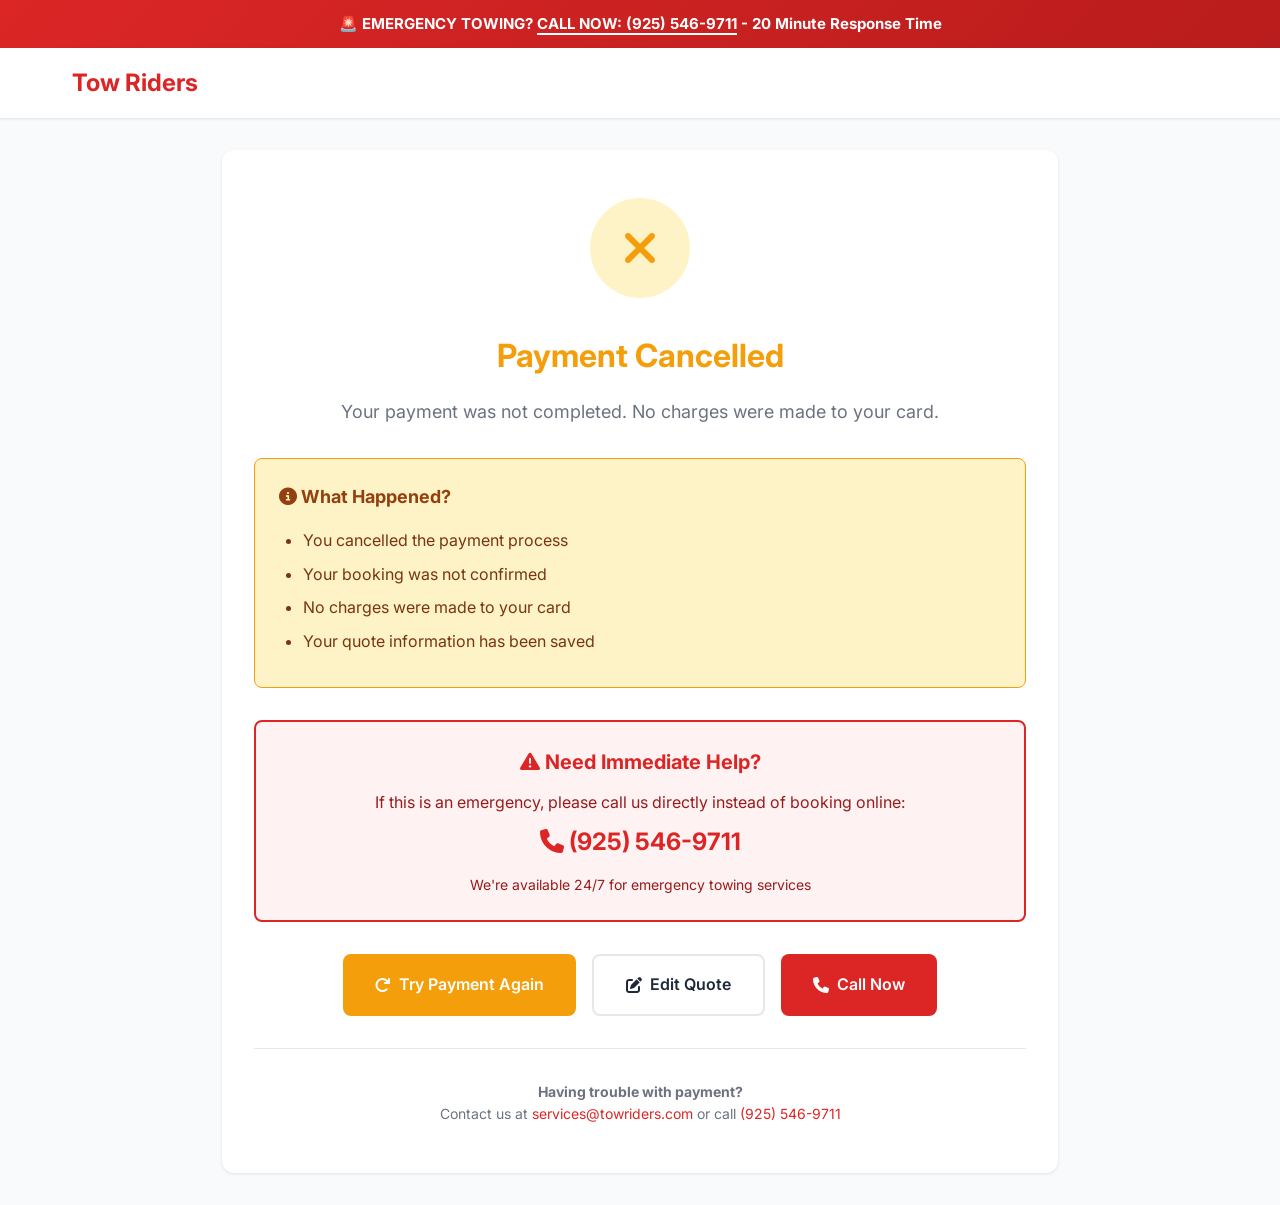
<file: payment-cancel.html>
<!DOCTYPE html>
<html lang="en">
<head>
    <meta charset="UTF-8">
    <meta name="viewport" content="width=device-width, initial-scale=1.0">
    <title>Payment Cancelled - Tow Riders</title>
    <link href="https://fonts.googleapis.com/css2?family=Inter:wght@300;400;500;600;700&display=swap" rel="stylesheet">
    <link rel="stylesheet" href="https://cdn.jsdelivr.net/npm/@fortawesome/fontawesome-free@6.4.0/css/all.min.css">
    
    <style>
        :root {
            --red: #dc2626;
            --red-dark: #b91c1c;
            --red-light: #fef2f2;
            --bg: #f9fafb;
            --card: #ffffff;
            --text: #1f2937;
            --text-light: #6b7280;
            --border: #e5e7eb;
            --warning: #f59e0b;
            --warning-light: #fef3c7;
        }
        
        * { margin: 0; padding: 0; box-sizing: border-box; }
        body { font-family: 'Inter', sans-serif; background: var(--bg); color: var(--text); line-height: 1.6; }
        
        .emergency-alert-bar { background: linear-gradient(135deg, var(--red) 0%, var(--red-dark) 100%); color: white; padding: 12px 20px; text-align: center; font-weight: 700; font-size: 15px; }
        .emergency-alert-bar a { color: white; text-decoration: none; border-bottom: 2px solid white; }
        
        header { background: var(--card); box-shadow: 0 1px 3px rgba(0,0,0,0.1); }
        .header-content { max-width: 1200px; margin: 0 auto; padding: 1rem 2rem; display: flex; justify-content: space-between; align-items: center; }
        .logo { font-size: 1.5rem; font-weight: 700; color: var(--red); text-decoration: none; }
        
        .container { max-width: 900px; margin: 2rem auto; padding: 0 2rem; }
        
        .cancel-card { background: var(--card); border-radius: 12px; padding: 3rem 2rem; box-shadow: 0 1px 3px rgba(0,0,0,0.1); text-align: center; }
        
        .cancel-icon { width: 100px; height: 100px; background: var(--warning-light); border-radius: 50%; display: flex; align-items: center; justify-content: center; margin: 0 auto 2rem; }
        .cancel-icon i { font-size: 3rem; color: var(--warning); }
        
        h1 { font-size: 2rem; margin-bottom: 1rem; color: var(--warning); }
        .subtitle { font-size: 1.125rem; color: var(--text-light); margin-bottom: 2rem; }
        
        .info-box { background: var(--warning-light); border: 1px solid var(--warning); padding: 1.5rem; border-radius: 8px; margin-bottom: 2rem; text-align: left; }
        .info-box h3 { font-size: 1.125rem; color: #92400e; margin-bottom: 1rem; }
        .info-box ul { margin-left: 1.5rem; color: #78350f; }
        .info-box ul li { margin-bottom: 0.5rem; }
        
        .emergency-box { background: var(--red-light); border: 2px solid var(--red); padding: 1.5rem; border-radius: 8px; margin-bottom: 2rem; }
        .emergency-box h3 { font-size: 1.25rem; color: var(--red); margin-bottom: 0.75rem; }
        .emergency-box p { font-size: 1rem; color: #991b1b; margin: 0; }
        .emergency-phone { font-size: 1.5rem; font-weight: 700; color: var(--red); margin-top: 0.5rem; }
        
        .button-group { display: flex; gap: 1rem; justify-content: center; margin-top: 2rem; }
        .btn { padding: 1rem 2rem; border: none; border-radius: 8px; font-size: 1rem; font-weight: 600; cursor: pointer; transition: all 0.3s; text-decoration: none; display: inline-flex; align-items: center; gap: 0.5rem; }
        .btn-primary { background: var(--red); color: white; }
        .btn-primary:hover { background: var(--red-dark); }
        .btn-secondary { background: white; color: var(--text); border: 2px solid var(--border); }
        .btn-secondary:hover { border-color: var(--red); color: var(--red); }
        .btn-warning { background: var(--warning); color: white; }
        .btn-warning:hover { background: #d97706; }
        
        @media (max-width: 768px) {
            .container { padding: 0 1rem; }
            .button-group { flex-direction: column; }
        }
    </style>
</head>
<body>
    <div class="emergency-alert-bar">
        🚨 EMERGENCY TOWING? <a href="tel:9255469711">CALL NOW: (925) 546-9711</a> - 20 Minute Response Time
    </div>
    
    <header>
        <div class="header-content">
            <a href="index.html" class="logo">Tow Riders</a>
        </div>
    </header>
    
    <div class="container">
        <div class="cancel-card">
            <div class="cancel-icon">
                <i class="fas fa-times"></i>
            </div>
            
            <h1>Payment Cancelled</h1>
            <p class="subtitle">Your payment was not completed. No charges were made to your card.</p>
            
            <div class="info-box">
                <h3><i class="fas fa-info-circle"></i> What Happened?</h3>
                <ul>
                    <li>You cancelled the payment process</li>
                    <li>Your booking was not confirmed</li>
                    <li>No charges were made to your card</li>
                    <li>Your quote information has been saved</li>
                </ul>
            </div>
            
            <div class="emergency-box">
                <h3><i class="fas fa-exclamation-triangle"></i> Need Immediate Help?</h3>
                <p>If this is an emergency, please call us directly instead of booking online:</p>
                <div class="emergency-phone">
                    <i class="fas fa-phone"></i> (925) 546-9711
                </div>
                <p style="margin-top: 0.75rem; font-size: 0.875rem;">We're available 24/7 for emergency towing services</p>
            </div>
            
            <div class="button-group">
                <a href="quote-payment.html" class="btn btn-warning">
                    <i class="fas fa-redo"></i> Try Payment Again
                </a>
                <a href="quote.html" class="btn btn-secondary">
                    <i class="fas fa-edit"></i> Edit Quote
                </a>
                <a href="tel:9255469711" class="btn btn-primary">
                    <i class="fas fa-phone"></i> Call Now
                </a>
            </div>
            
            <div style="margin-top: 2rem; padding-top: 2rem; border-top: 1px solid var(--border);">
                <p style="font-size: 0.875rem; color: var(--text-light);">
                    <strong>Having trouble with payment?</strong><br>
                    Contact us at <a href="mailto:services@towriders.com" style="color: var(--red); text-decoration: none;">services@towriders.com</a> or call <a href="tel:9255469711" style="color: var(--red); text-decoration: none;">(925) 546-9711</a>
                </p>
            </div>
        </div>
    </div>
    
    <script>
        // Restore booking data if available
        const pendingBooking = sessionStorage.getItem('pendingBooking');
        if (pendingBooking) {
            // Restore to bookingData so user can retry
            sessionStorage.setItem('bookingData', pendingBooking);
        }
        
        // Track cancel event (optional - for analytics)
        console.log('Payment cancelled by user');
    </script>
</body>
</html>
</file>
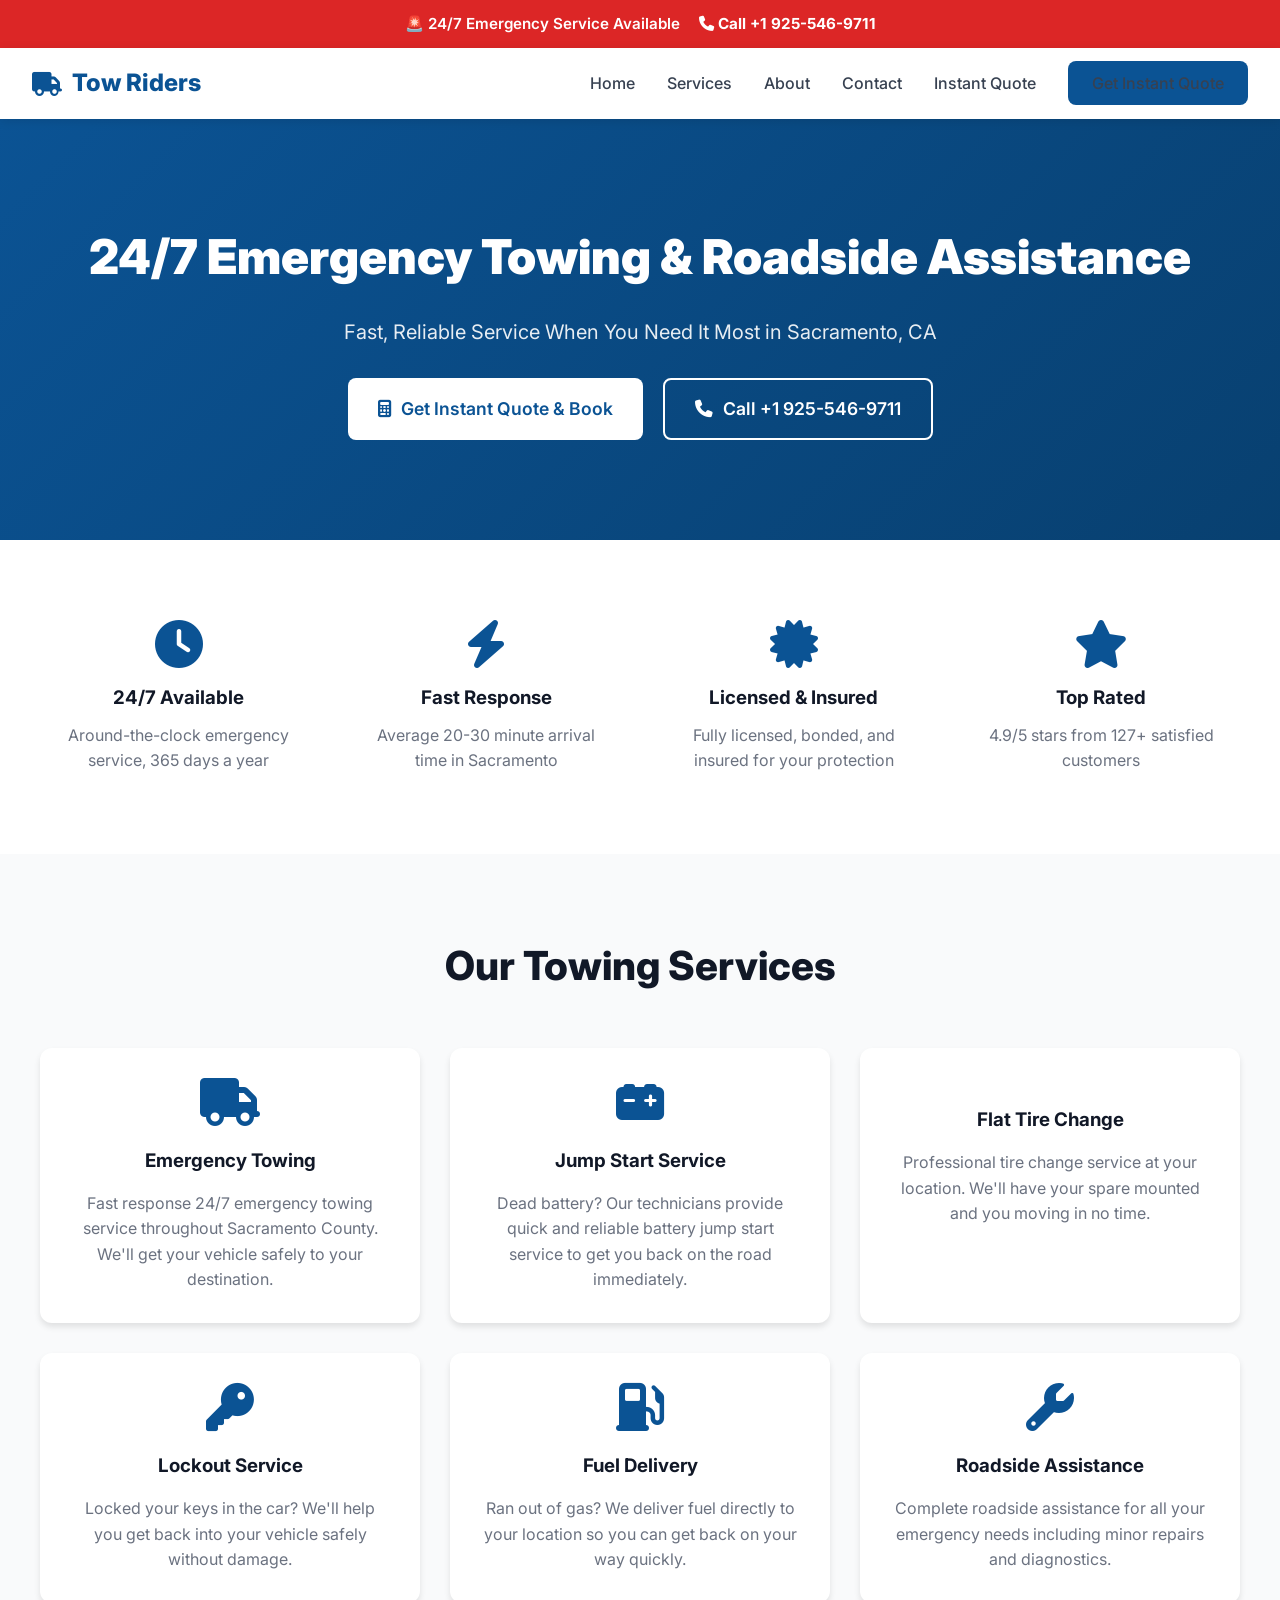
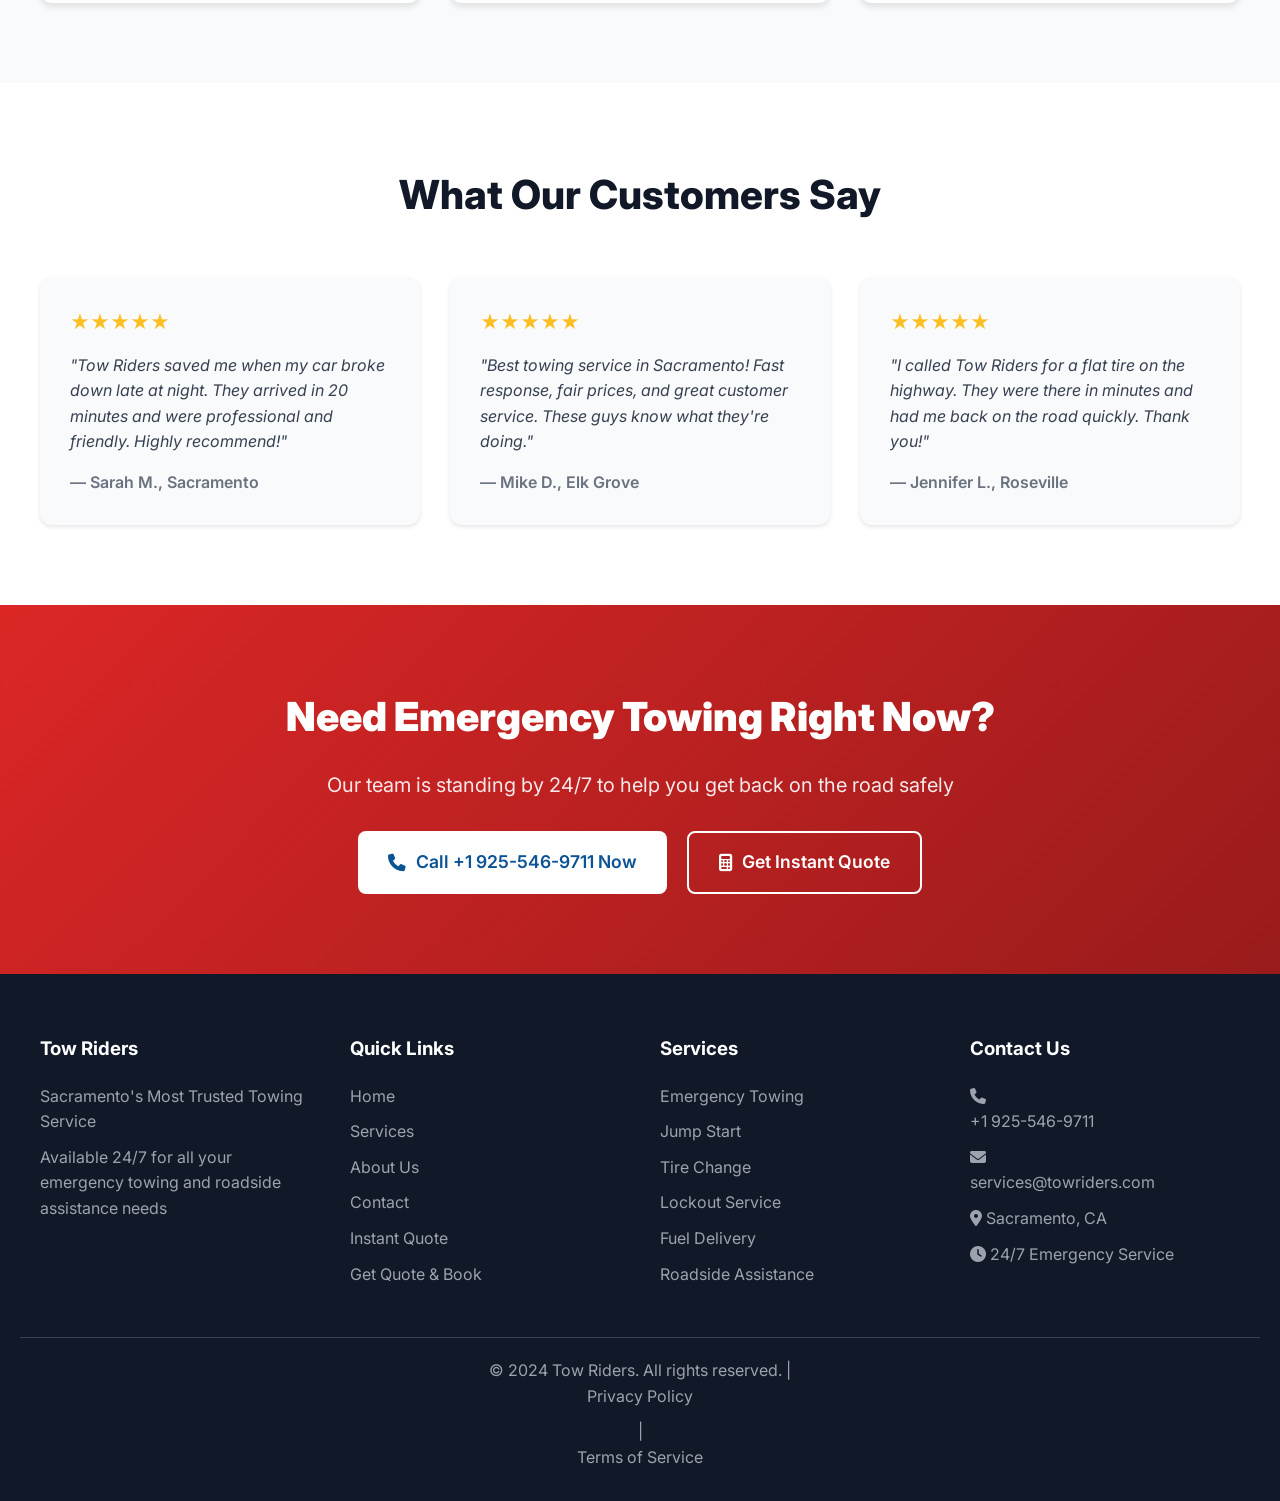
<file: payment-success.html>
<!DOCTYPE html>
<html lang="en">
<head>
    <meta charset="UTF-8">
    <meta name="viewport" content="width=device-width, initial-scale=1.0">
    <title>Payment Successful - Tow Riders</title>
    <link href="https://fonts.googleapis.com/css2?family=Inter:wght@300;400;500;600;700&display=swap" rel="stylesheet">
    <link rel="stylesheet" href="https://cdn.jsdelivr.net/npm/@fortawesome/fontawesome-free@6.4.0/css/all.min.css">
    
    <style>
        :root {
            --red: #dc2626;
            --red-dark: #b91c1c;
            --red-light: #fef2f2;
            --bg: #f9fafb;
            --card: #ffffff;
            --text: #1f2937;
            --text-light: #6b7280;
            --border: #e5e7eb;
            --success: #10b981;
            --success-light: #d1fae5;
        }
        
        * { margin: 0; padding: 0; box-sizing: border-box; }
        body { font-family: 'Inter', sans-serif; background: var(--bg); color: var(--text); line-height: 1.6; }
        
        .emergency-alert-bar { background: linear-gradient(135deg, var(--red) 0%, var(--red-dark) 100%); color: white; padding: 12px 20px; text-align: center; font-weight: 700; font-size: 15px; }
        .emergency-alert-bar a { color: white; text-decoration: none; border-bottom: 2px solid white; }
        
        header { background: var(--card); box-shadow: 0 1px 3px rgba(0,0,0,0.1); }
        .header-content { max-width: 1200px; margin: 0 auto; padding: 1rem 2rem; display: flex; justify-content: space-between; align-items: center; }
        .logo { font-size: 1.5rem; font-weight: 700; color: var(--red); text-decoration: none; }
        
        .container { max-width: 900px; margin: 2rem auto; padding: 0 2rem; }
        
        .success-card { background: var(--card); border-radius: 12px; padding: 3rem 2rem; box-shadow: 0 1px 3px rgba(0,0,0,0.1); text-align: center; }
        
        .success-icon { width: 100px; height: 100px; background: var(--success-light); border-radius: 50%; display: flex; align-items: center; justify-content: center; margin: 0 auto 2rem; }
        .success-icon i { font-size: 3rem; color: var(--success); }
        
        h1 { font-size: 2rem; margin-bottom: 1rem; color: var(--success); }
        .subtitle { font-size: 1.125rem; color: var(--text-light); margin-bottom: 2rem; }
        
        .booking-details { background: var(--success-light); padding: 1.5rem; border-radius: 8px; margin-bottom: 2rem; text-align: left; }
        .booking-details h2 { font-size: 1.25rem; margin-bottom: 1rem; color: var(--text); }
        .detail-row { display: flex; justify-content: space-between; padding: 0.75rem 0; border-bottom: 1px solid rgba(16, 185, 129, 0.2); }
        .detail-row:last-child { border-bottom: none; }
        .detail-label { font-weight: 600; color: var(--text); }
        .detail-value { color: var(--text-light); text-align: right; }
        
        .info-box { background: #fff7ed; border: 1px solid #fb923c; padding: 1rem; border-radius: 8px; margin-bottom: 2rem; text-align: left; }
        .info-box h3 { font-size: 1rem; color: #c2410c; margin-bottom: 0.5rem; }
        .info-box p { font-size: 0.875rem; color: #7c2d12; margin: 0; }
        
        .button-group { display: flex; gap: 1rem; justify-content: center; margin-top: 2rem; }
        .btn { padding: 1rem 2rem; border: none; border-radius: 8px; font-size: 1rem; font-weight: 600; cursor: pointer; transition: all 0.3s; text-decoration: none; display: inline-flex; align-items: center; gap: 0.5rem; }
        .btn-primary { background: var(--red); color: white; }
        .btn-primary:hover { background: var(--red-dark); }
        .btn-secondary { background: white; color: var(--text); border: 2px solid var(--border); }
        .btn-secondary:hover { border-color: var(--red); color: var(--red); }
        
        .loading-state { padding: 4rem 2rem; text-align: center; }
        .loading-state i { font-size: 3rem; color: var(--red); margin-bottom: 1rem; }
        
        @media (max-width: 768px) {
            .container { padding: 0 1rem; }
            .button-group { flex-direction: column; }
            .detail-row { flex-direction: column; }
            .detail-value { text-align: left; margin-top: 0.25rem; }
        }
    </style>
</head>
<body>
    <div class="emergency-alert-bar">
        🚨 EMERGENCY TOWING? <a href="tel:9255469711">CALL NOW: (925) 546-9711</a> - 20 Minute Response Time
    </div>
    
    <header>
        <div class="header-content">
            <a href="index.html" class="logo">Tow Riders</a>
        </div>
    </header>
    
    <div class="container">
        <div id="loadingState" class="success-card loading-state">
            <i class="fas fa-spinner fa-spin"></i>
            <p>Confirming your payment...</p>
        </div>
        
        <div id="successState" class="success-card" style="display: none;">
            <div class="success-icon">
                <i class="fas fa-check"></i>
            </div>
            
            <h1>Payment Successful!</h1>
            <p class="subtitle">Your booking has been confirmed. Help is on the way!</p>
            
            <div class="booking-details">
                <h2>Booking Confirmation</h2>
                <div class="detail-row">
                    <span class="detail-label">Booking ID:</span>
                    <span class="detail-value" id="bookingId">-</span>
                </div>
                <div class="detail-row">
                    <span class="detail-label">Service:</span>
                    <span class="detail-value" id="service">-</span>
                </div>
                <div class="detail-row">
                    <span class="detail-label">Pickup Location:</span>
                    <span class="detail-value" id="pickup">-</span>
                </div>
                <div class="detail-row">
                    <span class="detail-label">Customer Name:</span>
                    <span class="detail-value" id="customerName">-</span>
                </div>
                <div class="detail-row">
                    <span class="detail-label">Phone:</span>
                    <span class="detail-value" id="phone">-</span>
                </div>
                <div class="detail-row">
                    <span class="detail-label">Email:</span>
                    <span class="detail-value" id="email">-</span>
                </div>
                <div class="detail-row" style="border-top: 2px solid var(--success); padding-top: 1rem; margin-top: 1rem;">
                    <span class="detail-label" style="font-size: 1.125rem;">Total Paid:</span>
                    <span class="detail-value" style="font-size: 1.125rem; font-weight: 700; color: var(--success);" id="totalPaid">$0.00</span>
                </div>
            </div>
            
            <div class="info-box">
                <h3><i class="fas fa-info-circle"></i> What Happens Next?</h3>
                <p>✓ A confirmation email has been sent to your email address</p>
                <p>✓ Our dispatch team has been notified</p>
                <p>✓ A driver will be assigned shortly</p>
                <p>✓ You'll receive a call when the driver is on the way</p>
                <p>✓ Estimated arrival: <strong id="eta">20-30 minutes</strong></p>
            </div>
            
            <div class="button-group">
                <a href="index.html" class="btn btn-secondary">
                    <i class="fas fa-home"></i> Back to Home
                </a>
                <a href="tel:9255469711" class="btn btn-primary">
                    <i class="fas fa-phone"></i> Call Us: (925) 546-9711
                </a>
            </div>
        </div>
    </div>
    
    <script>
        // Backend API URL
        const API_BASE = 'https://tow-riders-production.up.railway.app';
        
        // Get session ID from URL
        const urlParams = new URLSearchParams(window.location.search);
        const sessionId = urlParams.get('session_id');
        
        if (!sessionId) {
            // No session ID - redirect to home
            alert('⚠️ Invalid payment session');
            window.location.href = 'index.html';
        } else {
            // Verify payment with backend
            verifyPayment(sessionId);
        }
        
        async function verifyPayment(sessionId) {
            try {
                // Get session details from backend
                const response = await fetch(`${API_BASE}/api/stripe/session/${sessionId}`);
                const data = await response.json();
                
                if (response.ok && data.success) {
                    const session = data.session;
                    const pendingBooking = JSON.parse(sessionStorage.getItem('pendingBooking') || '{}');
                    
                    // Check payment status
                    if (session.payment_status === 'paid') {
                        // Payment successful - show success state
                        displaySuccess(session, pendingBooking);
                        
                        // Clear session storage
                        sessionStorage.removeItem('pendingBooking');
                        sessionStorage.removeItem('bookingData');
                        
                    } else {
                        // Payment not completed
                        throw new Error('Payment not completed');
                    }
                } else {
                    throw new Error(data.message || 'Failed to verify payment');
                }
                
            } catch (error) {
                console.error('Payment verification error:', error);
                alert('❌ Error verifying payment: ' + error.message + '\n\nPlease contact us at (925) 546-9711 if you were charged.');
                window.location.href = 'index.html';
            }
        }
        
        function displaySuccess(session, bookingData) {
            // ✅ Track Purchase in Google Analytics
            if (typeof gtag !== 'undefined') {
                gtag('event', 'purchase', {
                    transaction_id: session.id,
                    value: session.amount_total / 100,
                    currency: 'USD',
                    tax: 0,
                    shipping: 0,
                    items: [{
                        item_id: session.metadata?.service || 'towing_service',
                        item_name: session.metadata?.service || 'Towing Service',
                        price: session.amount_total / 100,
                        quantity: 1
                    }]
                });
                console.log('✅ GA4: purchase tracked -', session.id, '$' + (session.amount_total / 100));
            }
            
            // ✅ Track in Facebook Pixel
            if (typeof fbq !== 'undefined') {
                fbq('track', 'Purchase', {
                    value: session.amount_total / 100,
                    currency: 'USD'
                });
                console.log('✅ Meta Pixel: Purchase tracked');
            }
            
            // Hide loading, show success
            document.getElementById('loadingState').style.display = 'none';
            document.getElementById('successState').style.display = 'block';
            
            // Populate booking details
            document.getElementById('bookingId').textContent = session.metadata?.bookingId || session.id;
            document.getElementById('service').textContent = session.metadata?.service || bookingData.serviceName || 'Towing Service';
            document.getElementById('pickup').textContent = session.metadata?.pickup || bookingData.pickup || 'N/A';
            document.getElementById('customerName').textContent = session.metadata?.customerName || bookingData.customerName || 'N/A';
            document.getElementById('phone').textContent = session.metadata?.phone || bookingData.phone || 'N/A';
            document.getElementById('email').textContent = session.customer_email || bookingData.email || 'N/A';
            document.getElementById('totalPaid').textContent = '$' + (session.amount_total / 100).toFixed(2);
            
            // Calculate ETA based on distance
            const distance = parseFloat(session.metadata?.distance || bookingData.distance || 10);
            const etaMinutes = Math.max(20, Math.min(60, Math.round(distance * 2 + 15)));
            document.getElementById('eta').textContent = `${etaMinutes}-${etaMinutes + 10} minutes`;
        }
    </script>
</body>
</html>
</file>
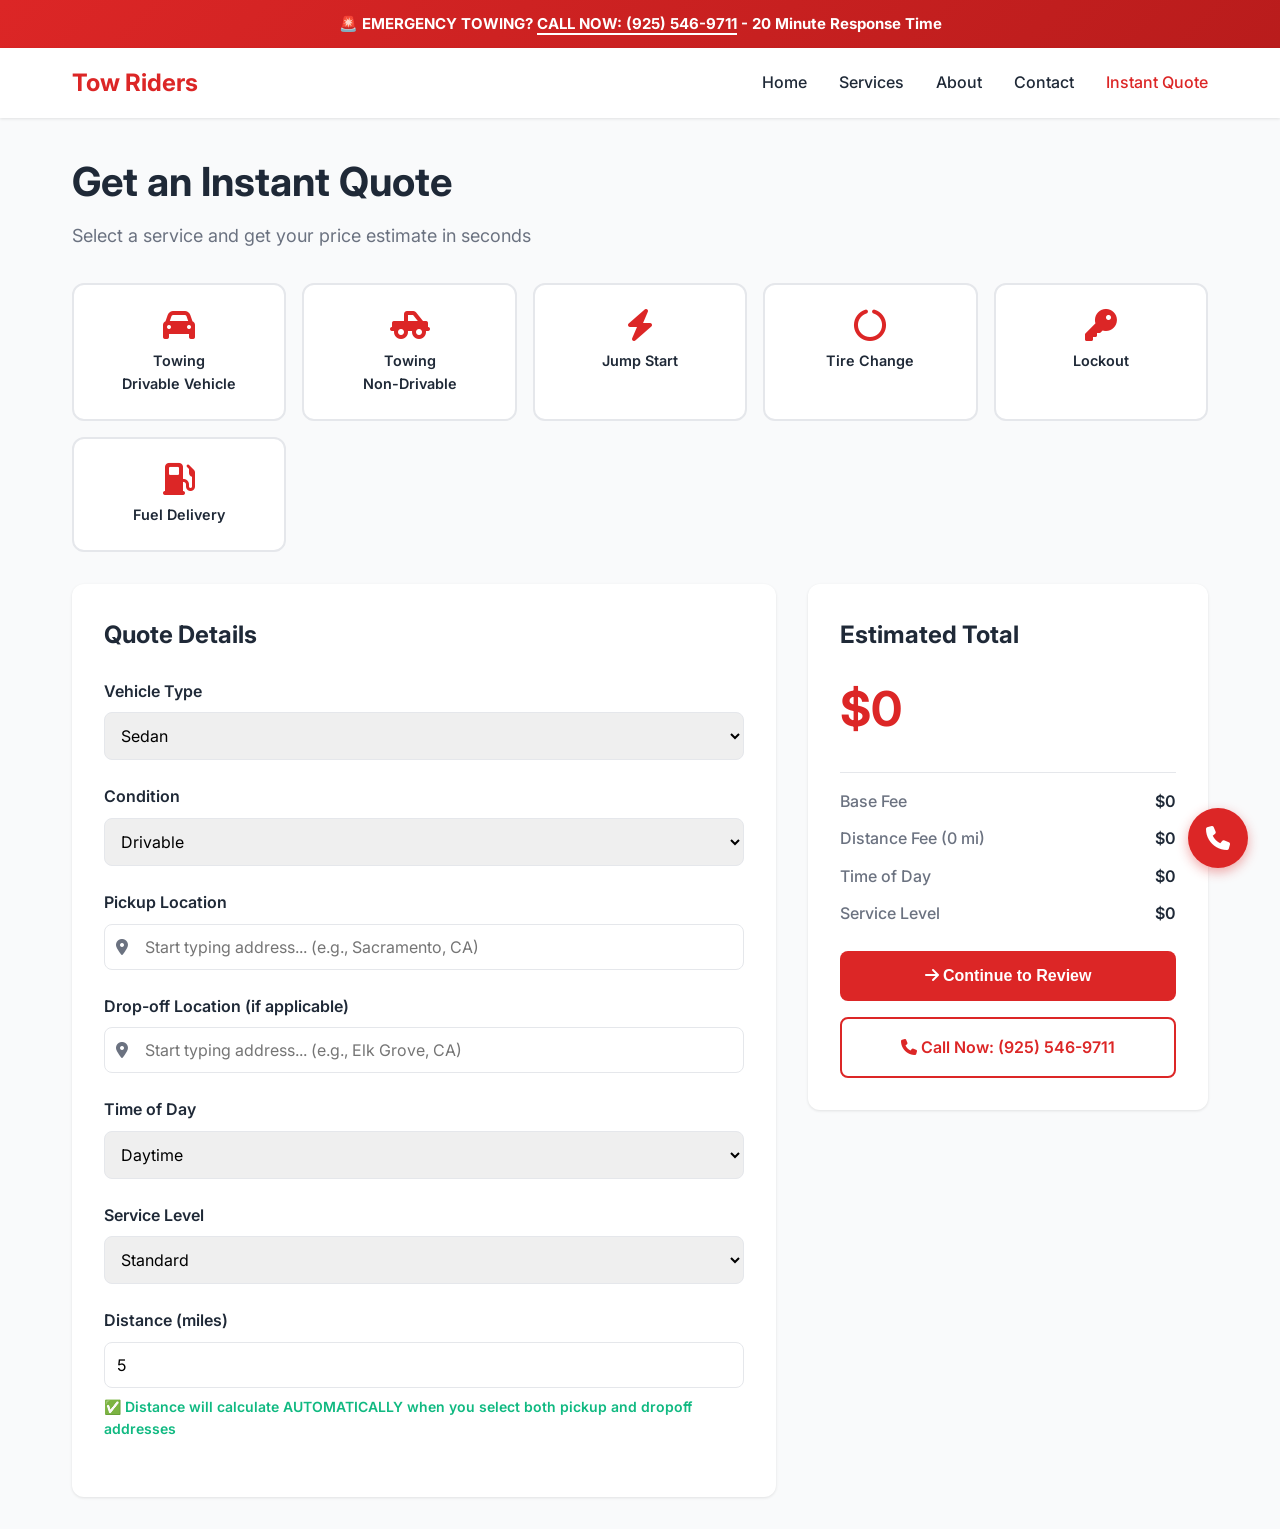
<file: quote-confirmation.html>
<!DOCTYPE html>
<html lang="en">
<head>
    <meta charset="UTF-8">
    <meta name="viewport" content="width=device-width, initial-scale=1.0">
    <title>Booking Confirmed - Tow Riders</title>
    <link href="https://fonts.googleapis.com/css2?family=Inter:wght@300;400;500;600;700&display=swap" rel="stylesheet">
    <link rel="stylesheet" href="https://cdn.jsdelivr.net/npm/@fortawesome/fontawesome-free@6.4.0/css/all.min.css">
    
    <style>
        :root {
            --red: #dc2626;
            --red-dark: #b91c1c;
            --red-light: #fef2f2;
            --bg: #f9fafb;
            --card: #ffffff;
            --text: #1f2937;
            --text-light: #6b7280;
            --border: #e5e7eb;
            --success: #10b981;
            --success-light: #d1fae5;
        }
        
        * { margin: 0; padding: 0; box-sizing: border-box; }
        body { font-family: 'Inter', sans-serif; background: var(--bg); color: var(--text); line-height: 1.6; }
        
        header { background: var(--card); box-shadow: 0 1px 3px rgba(0,0,0,0.1); }
        .header-content { max-width: 1200px; margin: 0 auto; padding: 1rem 2rem; display: flex; justify-content: space-between; align-items: center; }
        .logo { font-size: 1.5rem; font-weight: 700; color: var(--red); text-decoration: none; }
        
        .container { max-width: 900px; margin: 2rem auto; padding: 0 2rem; }
        
        .progress-bar { display: flex; justify-content: space-between; margin-bottom: 2rem; position: relative; }
        .progress-bar::before { content: ''; position: absolute; top: 20px; left: 0; right: 0; height: 2px; background: var(--success); z-index: 0; }
        .progress-step { position: relative; z-index: 1; text-align: center; flex: 1; }
        .step-circle { width: 40px; height: 40px; border-radius: 50%; background: var(--success); color: white; border: 2px solid var(--success); display: flex; align-items: center; justify-content: center; margin: 0 auto 0.5rem; font-weight: 600; }
        .step-label { font-size: 0.875rem; color: var(--success); font-weight: 600; }
        
        .confirmation-card { background: var(--card); border-radius: 12px; padding: 3rem 2rem; box-shadow: 0 1px 3px rgba(0,0,0,0.1); text-align: center; }
        
        .success-icon { width: 80px; height: 80px; background: var(--success); border-radius: 50%; display: flex; align-items: center; justify-content: center; margin: 0 auto 1.5rem; animation: scaleIn 0.5s ease; }
        .success-icon i { font-size: 2.5rem; color: white; }
        
        @keyframes scaleIn {
            0% { transform: scale(0); }
            50% { transform: scale(1.1); }
            100% { transform: scale(1); }
        }
        
        h1 { font-size: 2.5rem; color: var(--success); margin-bottom: 0.5rem; }
        .subtitle { font-size: 1.125rem; color: var(--text-light); margin-bottom: 2rem; }
        
        .booking-id { background: var(--success-light); padding: 1rem 1.5rem; border-radius: 8px; display: inline-block; margin-bottom: 2rem; border: 2px dashed var(--success); }
        .booking-id strong { color: var(--success); font-size: 1.25rem; }
        
        .details-section { text-align: left; margin: 2rem 0; padding: 2rem; background: var(--bg); border-radius: 8px; }
        .details-section h2 { font-size: 1.25rem; margin-bottom: 1rem; color: var(--text); }
        
        .detail-row { display: flex; justify-content: space-between; padding: 0.75rem 0; border-bottom: 1px solid var(--border); }
        .detail-row:last-child { border-bottom: none; }
        .detail-label { color: var(--text-light); font-weight: 500; }
        .detail-value { color: var(--text); font-weight: 600; }
        
        .next-steps { background: #eff6ff; padding: 1.5rem; border-radius: 8px; border-left: 4px solid #3b82f6; margin: 2rem 0; text-align: left; }
        .next-steps h3 { color: #1e40af; margin-bottom: 1rem; }
        .next-steps ul { margin-left: 1.5rem; }
        .next-steps li { margin-bottom: 0.5rem; color: #1f2937; }
        
        .contact-box { background: var(--red-light); padding: 1.5rem; border-radius: 8px; margin: 2rem 0; }
        .contact-box h3 { color: var(--red); margin-bottom: 0.5rem; }
        .contact-box p { margin: 0.5rem 0; }
        .contact-box a { color: var(--red); text-decoration: none; font-weight: 600; }
        
        .button-group { display: flex; gap: 1rem; margin-top: 2rem; flex-wrap: wrap; justify-content: center; }
        .btn { padding: 1rem 2rem; border: none; border-radius: 8px; font-size: 1rem; font-weight: 600; cursor: pointer; transition: all 0.3s; text-decoration: none; display: inline-flex; align-items: center; gap: 0.5rem; }
        .btn-primary { background: var(--red); color: white; }
        .btn-primary:hover { background: var(--red-dark); }
        .btn-secondary { background: white; color: var(--text); border: 2px solid var(--border); }
        .btn-secondary:hover { border-color: var(--red); color: var(--red); }
        
        @media print {
            .button-group, header { display: none; }
        }
        
        @media (max-width: 768px) {
            .container { padding: 0 1rem; }
            .confirmation-card { padding: 2rem 1rem; }
            h1 { font-size: 2rem; }
            .button-group { flex-direction: column; }
            .btn { width: 100%; justify-content: center; }
        }
    </style>
</head>
<body>
    <header>
        <div class="header-content">
            <a href="index.html" class="logo">Tow Riders</a>
        </div>
    </header>
    
    <div class="container">
        <div class="progress-bar">
            <div class="progress-step">
                <div class="step-circle">✓</div>
                <div class="step-label">Quote</div>
            </div>
            <div class="progress-step">
                <div class="step-circle">✓</div>
                <div class="step-label">Review</div>
            </div>
            <div class="progress-step">
                <div class="step-circle">✓</div>
                <div class="step-label">Payment</div>
            </div>
            <div class="progress-step">
                <div class="step-circle">✓</div>
                <div class="step-label">Confirmed</div>
            </div>
        </div>
        
        <div class="confirmation-card">
            <div class="success-icon">
                <i class="fas fa-check"></i>
            </div>
            
            <h1>Booking Confirmed!</h1>
            <p class="subtitle">Your tow truck is on the way. We'll contact you shortly.</p>
            
            <div class="booking-id">
                <div style="color: var(--text-light); font-size: 0.875rem; margin-bottom: 0.25rem;">Your Booking ID</div>
                <strong id="confirmationId">-</strong>
            </div>
            
            <div class="details-section">
                <h2>Booking Details</h2>
                <div class="detail-row">
                    <span class="detail-label">Service:</span>
                    <span class="detail-value" id="confirmService">-</span>
                </div>
                <div class="detail-row">
                    <span class="detail-label">Customer:</span>
                    <span class="detail-value" id="confirmName">-</span>
                </div>
                <div class="detail-row">
                    <span class="detail-label">Phone:</span>
                    <span class="detail-value" id="confirmPhone">-</span>
                </div>
                <div class="detail-row">
                    <span class="detail-label">Pickup Location:</span>
                    <span class="detail-value" id="confirmPickup">-</span>
                </div>
                <div class="detail-row">
                    <span class="detail-label">Drop-off Location:</span>
                    <span class="detail-value" id="confirmDropoff">-</span>
                </div>
                <div class="detail-row">
                    <span class="detail-label">Vehicle:</span>
                    <span class="detail-value" id="confirmVehicle">-</span>
                </div>
                <div class="detail-row">
                    <span class="detail-label">Distance:</span>
                    <span class="detail-value" id="confirmDistance">-</span>
                </div>
                <div class="detail-row">
                    <span class="detail-label">Payment Method:</span>
                    <span class="detail-value" id="confirmPayment">-</span>
                </div>
                <div class="detail-row" style="font-size: 1.25rem; padding-top: 1rem; margin-top: 1rem; border-top: 2px solid var(--border);">
                    <span class="detail-label" style="color: var(--red);">Total Amount:</span>
                    <span class="detail-value" style="color: var(--red);" id="confirmTotal">-</span>
                </div>
            </div>
            
            <div class="next-steps">
                <h3><i class="fas fa-clipboard-list"></i> What Happens Next?</h3>
                <ul>
                    <li><strong>Step 1:</strong> We'll call you within 2-3 minutes to confirm your location</li>
                    <li><strong>Step 2:</strong> A professional driver will be dispatched immediately</li>
                    <li><strong>Step 3:</strong> Average arrival time: <strong>20 minutes</strong></li>
                    <li><strong>Step 4:</strong> You'll receive a call when the driver is 5 minutes away</li>
                </ul>
            </div>
            
            <div class="contact-box">
                <h3><i class="fas fa-headset"></i> Need Immediate Assistance?</h3>
                <p>Call us 24/7 at: <a href="tel:9255469711"><strong>(925) 546-9711</strong></a></p>
                <p style="font-size: 0.875rem; margin-top: 0.5rem;">Reference your Booking ID: <strong id="confirmationId2">-</strong></p>
            </div>
            
            <div class="button-group">
                <a href="index.html" class="btn btn-secondary">
                    <i class="fas fa-home"></i> Back to Home
                </a>
                <button onclick="window.print()" class="btn btn-secondary">
                    <i class="fas fa-print"></i> Print Confirmation
                </button>
                <a href="quote.html" class="btn btn-primary">
                    <i class="fas fa-plus"></i> Book Another Service
                </a>
            </div>
        </div>
    </div>
    
    <script>
        const confirmationData = JSON.parse(sessionStorage.getItem('confirmationData') || '{}');
        
        // Redirect if no confirmation data
        if (!confirmationData.bookingId) {
            window.location.href = 'quote.html';
        }
        
        // Display confirmation details
        document.getElementById('confirmationId').textContent = confirmationData.bookingId || '-';
        document.getElementById('confirmationId2').textContent = confirmationData.bookingId || '-';
        document.getElementById('confirmService').textContent = confirmationData.serviceName || '-';
        document.getElementById('confirmName').textContent = confirmationData.customerName || '-';
        document.getElementById('confirmPhone').textContent = confirmationData.phone || '-';
        document.getElementById('confirmPickup').textContent = confirmationData.pickup || '-';
        document.getElementById('confirmDropoff').textContent = confirmationData.dropoff || 'Same as pickup';
        
        const vehicle = `${confirmationData.vehicleYear} ${confirmationData.vehicleMake} ${confirmationData.vehicleModel}`;
        document.getElementById('confirmVehicle').textContent = vehicle;
        document.getElementById('confirmDistance').textContent = confirmationData.distance + ' miles' || '-';
        
        const paymentMethod = confirmationData.paymentMethod === 'cash' ? 'Cash on Arrival' : 'Credit Card (Paid)';
        document.getElementById('confirmPayment').textContent = paymentMethod;
        
        document.getElementById('confirmTotal').textContent = '$' + (confirmationData.pricing?.total || 0);
        
        // Clear session storage after displaying
        setTimeout(() => {
            // Keep data for print but allow new bookings
        }, 1000);
        
        // Send confirmation email (optional - if backend supports it)
        if (confirmationData.email) {
            // You can add email notification here
        }
    </script>
</body>
</html>
</file>
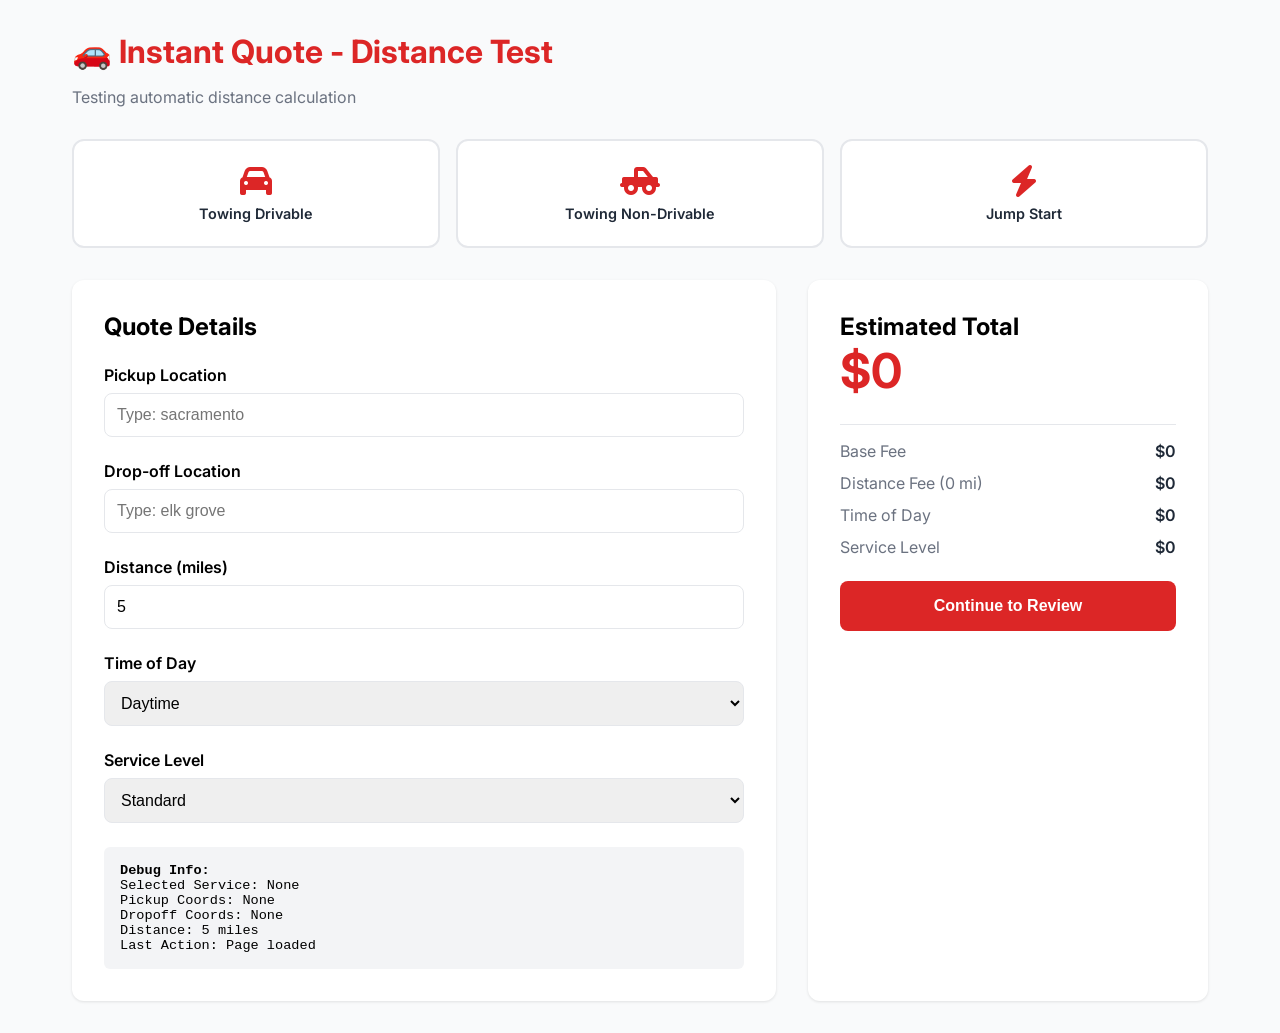
<file: quote-FIXED.html>
<!DOCTYPE html>
<html lang="en">
<head>
    <meta charset="UTF-8">
    <meta name="viewport" content="width=device-width, initial-scale=1.0">
    <title>Instant Quote - Test Distance Calc</title>
    <link href="https://fonts.googleapis.com/css2?family=Inter:wght@300;400;500;600;700&display=swap" rel="stylesheet">
    <link rel="stylesheet" href="https://cdn.jsdelivr.net/npm/@fortawesome/fontawesome-free@6.4.0/css/all.min.css">
    <style>
        * { margin: 0; padding: 0; box-sizing: border-box; }
        body { font-family: 'Inter', sans-serif; background: #f9fafb; }
        .container { max-width: 1200px; margin: 0 auto; padding: 2rem; }
        h1 { font-size: 2rem; color: #dc2626; margin-bottom: 1rem; }
        .grid { display: grid; grid-template-columns: 1fr 400px; gap: 2rem; }
        .card { background: white; padding: 2rem; border-radius: 12px; box-shadow: 0 1px 3px rgba(0,0,0,0.1); }
        .form-row { margin-bottom: 1.5rem; }
        label { display: block; font-weight: 600; margin-bottom: 0.5rem; }
        input, select { width: 100%; padding: 0.75rem; border: 1px solid #e5e7eb; border-radius: 8px; font-size: 1rem; }
        input:focus, select:focus { outline: none; border-color: #dc2626; }
        
        .service-tiles { display: grid; grid-template-columns: repeat(3, 1fr); gap: 1rem; margin-bottom: 2rem; }
        .service-tile {
            background: white;
            border: 2px solid #e5e7eb;
            border-radius: 12px;
            padding: 1.5rem;
            text-align: center;
            cursor: pointer;
            transition: all 0.3s;
        }
        .service-tile:hover {
            border-color: #dc2626;
            transform: translateY(-2px);
            box-shadow: 0 4px 12px rgba(220, 38, 38, 0.1);
        }
        .service-tile.selected {
            border-color: #dc2626;
            background: #fef2f2;
        }
        .service-tile i { font-size: 2rem; color: #dc2626; margin-bottom: 0.5rem; }
        .service-tile .title { font-weight: 600; color: #1f2937; font-size: 0.9rem; }
        
        .price-panel { position: sticky; top: 100px; }
        .price-total { font-size: 3rem; font-weight: 700; color: #dc2626; margin-bottom: 1.5rem; }
        .price-breakdown { border-top: 1px solid #e5e7eb; padding-top: 1rem; margin-bottom: 1.5rem; }
        .price-item { display: flex; justify-content: space-between; margin-bottom: 0.75rem; color: #6b7280; }
        .price-item.hidden { display: none; }
        .price-item .value { font-weight: 600; color: #1f2937; }
        
        .autocomplete-results {
            position: absolute;
            background: white;
            border: 1px solid #e5e7eb;
            border-radius: 8px;
            margin-top: 0.5rem;
            max-height: 200px;
            overflow-y: auto;
            display: none;
            box-shadow: 0 4px 12px rgba(0,0,0,0.1);
            z-index: 10;
            width: calc(100% - 2rem);
        }
        .autocomplete-results.active { display: block; }
        .autocomplete-item {
            padding: 0.75rem;
            cursor: pointer;
            border-bottom: 1px solid #e5e7eb;
            transition: background 0.2s;
        }
        .autocomplete-item:hover { background: #fef2f2; }
        .autocomplete-item .name { font-weight: 600; color: #1f2937; }
        .autocomplete-item .address { font-size: 0.875rem; color: #6b7280; margin-top: 0.25rem; }
        
        .distance-status {
            font-size: 0.875rem;
            margin-top: 0.5rem;
            padding: 0.5rem;
            border-radius: 4px;
        }
        .distance-status.success {
            color: #065f46;
            background: #d1fae5;
        }
        .distance-status.error {
            color: #991b1b;
            background: #fee2e2;
        }
        
        .btn {
            display: block;
            width: 100%;
            padding: 1rem;
            border: none;
            border-radius: 8px;
            font-size: 1rem;
            font-weight: 600;
            cursor: pointer;
            background: #dc2626;
            color: white;
            transition: all 0.3s;
        }
        .btn:hover { background: #b91c1c; }
        
        .debug-info {
            background: #f3f4f6;
            padding: 1rem;
            border-radius: 6px;
            margin-top: 1rem;
            font-family: 'Courier New', monospace;
            font-size: 0.85rem;
        }
    </style>
</head>
<body>
    <div class="container">
        <h1>🚗 Instant Quote - Distance Test</h1>
        <p style="color: #6b7280; margin-bottom: 2rem;">Testing automatic distance calculation</p>
        
        <!-- Service Tiles -->
        <div class="service-tiles">
            <div class="service-tile" data-service="towing_drivable">
                <i class="fas fa-car"></i>
                <div class="title">Towing Drivable</div>
            </div>
            <div class="service-tile" data-service="towing_nondrivable">
                <i class="fas fa-truck-pickup"></i>
                <div class="title">Towing Non-Drivable</div>
            </div>
            <div class="service-tile" data-service="jump_start">
                <i class="fas fa-bolt"></i>
                <div class="title">Jump Start</div>
            </div>
        </div>
        
        <!-- Grid Layout -->
        <div class="grid">
            <!-- Form -->
            <div class="card">
                <h2 style="margin-bottom: 1.5rem;">Quote Details</h2>
                
                <div class="form-row">
                    <label for="pickup">Pickup Location</label>
                    <input type="text" id="pickup" placeholder="Type: sacramento">
                    <div id="pickup-results" class="autocomplete-results"></div>
                </div>
                
                <div class="form-row">
                    <label for="dropoff">Drop-off Location</label>
                    <input type="text" id="dropoff" placeholder="Type: elk grove">
                    <div id="dropoff-results" class="autocomplete-results"></div>
                    <div id="distanceStatus" class="distance-status" style="display: none;"></div>
                </div>
                
                <div class="form-row">
                    <label for="distance">Distance (miles)</label>
                    <input type="number" id="distance" placeholder="Auto-calculated" value="5" step="0.1">
                </div>
                
                <div class="form-row">
                    <label for="timeOfDay">Time of Day</label>
                    <select id="timeOfDay">
                        <option value="day">Daytime</option>
                        <option value="night">Late Night (+$40)</option>
                    </select>
                </div>
                
                <div class="form-row">
                    <label for="serviceLevel">Service Level</label>
                    <select id="serviceLevel">
                        <option value="standard">Standard</option>
                        <option value="priority">Priority (+$30)</option>
                        <option value="rush">Rush (+$60)</option>
                    </select>
                </div>
                
                <!-- Debug Info -->
                <div class="debug-info">
                    <strong>Debug Info:</strong><br>
                    Selected Service: <span id="debugService">None</span><br>
                    Pickup Coords: <span id="debugPickup">None</span><br>
                    Dropoff Coords: <span id="debugDropoff">None</span><br>
                    Distance: <span id="debugDistance">0</span> miles<br>
                    Last Action: <span id="debugAction">Waiting...</span>
                </div>
            </div>
            
            <!-- Price Panel -->
            <div class="card price-panel">
                <h2>Estimated Total</h2>
                <div class="price-total" id="total">$0</div>
                
                <div class="price-breakdown">
                    <div class="price-item">
                        <span>Base Fee</span>
                        <span class="value" id="base">$0</span>
                    </div>
                    <div class="price-item" id="distRow">
                        <span>Distance Fee <span id="distLabel">(0 mi)</span></span>
                        <span class="value" id="distFee">$0</span>
                    </div>
                    <div class="price-item" id="timeRow">
                        <span>Time of Day</span>
                        <span class="value" id="timeFee">$0</span>
                    </div>
                    <div class="price-item" id="levelRow">
                        <span>Service Level</span>
                        <span class="value" id="levelFee">$0</span>
                    </div>
                </div>
                
                <button class="btn" onclick="alert('Quote works!')">Continue to Review</button>
            </div>
        </div>
    </div>
    
    <script>
        // Service pricing
        const SERVICE = {
            towing_drivable: { base: 100, perMile: 5.5 },
            towing_nondrivable: { base: 125, perMile: 6.0 },
            jump_start: { base: 85, perMile: 0 },
            tire_change: { base: 95, perMile: 0 },
            lockout: { base: 95, perMile: 0 },
            fuel_delivery: { base: 110, perMile: 0 }
        };
        
        const TIME_FEE = { day: 0, night: 40 };
        const LEVEL_FEE = { standard: 0, priority: 30, rush: 60 };
        
        let selectedService = null;
        let pickupCoords = null;
        let dropoffCoords = null;
        
        // Debug function
        function updateDebug(action) {
            document.getElementById('debugService').textContent = selectedService || 'None';
            document.getElementById('debugPickup').textContent = pickupCoords ? 
                `${pickupCoords.lat.toFixed(4)}, ${pickupCoords.lng.toFixed(4)}` : 'None';
            document.getElementById('debugDropoff').textContent = dropoffCoords ? 
                `${dropoffCoords.lat.toFixed(4)}, ${dropoffCoords.lng.toFixed(4)}` : 'None';
            document.getElementById('debugDistance').textContent = document.getElementById('distance').value || '0';
            document.getElementById('debugAction').textContent = action;
            console.log('🐛 DEBUG:', action, {selectedService, pickupCoords, dropoffCoords});
        }
        
        function money(amount) {
            return '$' + Math.round(amount);
        }
        
        function getDistanceMiles() {
            return parseFloat(document.getElementById('distance').value) || 0;
        }
        
        // Calculate distance (Haversine formula)
        function calculateHaversineDistance(lat1, lon1, lat2, lon2) {
            const R = 3959; // Earth radius in miles
            const dLat = (lat2 - lat1) * Math.PI / 180;
            const dLon = (lon2 - lon1) * Math.PI / 180;
            const a = Math.sin(dLat/2) * Math.sin(dLat/2) +
                      Math.cos(lat1 * Math.PI / 180) * Math.cos(lat2 * Math.PI / 180) *
                      Math.sin(dLon/2) * Math.sin(dLon/2);
            const c = 2 * Math.atan2(Math.sqrt(a), Math.sqrt(1-a));
            return R * c;
        }
        
        // Update distance when both locations selected
        function updateDistance() {
            console.log('📏 updateDistance called');
            console.log('  Pickup coords:', pickupCoords);
            console.log('  Dropoff coords:', dropoffCoords);
            
            if (pickupCoords && dropoffCoords) {
                const distance = calculateHaversineDistance(
                    pickupCoords.lat,
                    pickupCoords.lng,
                    dropoffCoords.lat,
                    dropoffCoords.lng
                );
                
                console.log('✅ Distance calculated:', distance.toFixed(1), 'miles');
                
                // Update distance field
                document.getElementById('distance').value = distance.toFixed(1);
                
                // Show status
                const statusDiv = document.getElementById('distanceStatus');
                statusDiv.style.display = 'block';
                statusDiv.textContent = `✓ ${distance.toFixed(1)} miles (straight-line distance)`;
                statusDiv.className = 'distance-status success';
                
                // Update debug
                updateDebug('Distance calculated: ' + distance.toFixed(1) + ' miles');
                
                // Recalculate pricing
                calc();
            } else {
                console.log('⚠️ Missing coordinates - not calculating distance');
                if (!pickupCoords) console.log('  Missing pickup coords');
                if (!dropoffCoords) console.log('  Missing dropoff coords');
            }
        }
        
        // Calculate pricing
        function calc() {
            if (!selectedService) {
                document.getElementById('total').textContent = '$0';
                document.getElementById('base').textContent = '$0';
                document.getElementById('distFee').textContent = '$0';
                document.getElementById('timeFee').textContent = '$0';
                document.getElementById('levelFee').textContent = '$0';
                document.getElementById('distLabel').textContent = '(0 mi)';
                return;
            }
            
            const pricing = SERVICE[selectedService];
            const distance = getDistanceMiles();
            const timeOfDay = document.getElementById('timeOfDay').value;
            const serviceLevel = document.getElementById('serviceLevel').value;
            
            const baseFee = pricing.base;
            const distanceFee = distance * pricing.perMile;
            const timeFee = TIME_FEE[timeOfDay];
            const levelFee = LEVEL_FEE[serviceLevel];
            const total = baseFee + distanceFee + timeFee + levelFee;
            
            document.getElementById('total').textContent = money(total);
            document.getElementById('base').textContent = money(baseFee);
            document.getElementById('distFee').textContent = money(distanceFee);
            document.getElementById('timeFee').textContent = money(timeFee);
            document.getElementById('levelFee').textContent = money(levelFee);
            document.getElementById('distLabel').textContent = `(${distance.toFixed(1)} mi)`;
            
            document.getElementById('distRow').classList.toggle('hidden', distanceFee === 0);
            document.getElementById('timeRow').classList.toggle('hidden', timeFee === 0);
            document.getElementById('levelRow').classList.toggle('hidden', levelFee === 0);
            
            console.log('💰 Price calculated:', money(total));
        }
        
        // Wire up service tiles
        function wireTiles() {
            const tiles = document.querySelectorAll('.service-tile');
            console.log('🎯 Wiring', tiles.length, 'service tiles');
            
            tiles.forEach(tile => {
                tile.addEventListener('click', () => {
                    console.log('🖱️ Tile clicked:', tile.dataset.service);
                    tiles.forEach(t => t.classList.remove('selected'));
                    tile.classList.add('selected');
                    selectedService = tile.dataset.service;
                    updateDebug('Service selected: ' + selectedService);
                    calc();
                });
            });
        }
        
        // Wire up form inputs
        function wireInputs() {
            ['timeOfDay', 'serviceLevel', 'distance'].forEach(id => {
                const el = document.getElementById(id);
                if (el) {
                    el.addEventListener('change', () => {
                        updateDebug('Changed: ' + id);
                        calc();
                    });
                    el.addEventListener('input', () => {
                        updateDebug('Input: ' + id);
                        calc();
                    });
                }
            });
        }
        
        // Search address using OpenStreetMap
        async function searchAddress(query, resultsDiv, type) {
            if (query.length < 3) {
                resultsDiv.classList.remove('active');
                return;
            }
            
            console.log('🔍 Searching:', query, 'for', type);
            
            try {
                const response = await fetch(
                    `https://nominatim.openstreetmap.org/search?` +
                    `q=${encodeURIComponent(query)},California,USA&` +
                    `format=json&` +
                    `addressdetails=1&` +
                    `limit=5&` +
                    `countrycodes=us`
                );
                
                const results = await response.json();
                console.log('📍 Found', results.length, 'results');
                
                if (results.length === 0) {
                    resultsDiv.innerHTML = '<div class="autocomplete-item"><div class="name">No results found</div></div>';
                    resultsDiv.classList.add('active');
                    return;
                }
                
                resultsDiv.innerHTML = '';
                results.forEach(result => {
                    const item = document.createElement('div');
                    item.className = 'autocomplete-item';
                    
                    const name = document.createElement('div');
                    name.className = 'name';
                    name.textContent = result.display_name.split(',')[0];
                    
                    const address = document.createElement('div');
                    address.className = 'address';
                    address.textContent = result.display_name;
                    
                    item.appendChild(name);
                    item.appendChild(address);
                    
                    // CRITICAL: Click handler
                    item.addEventListener('click', () => {
                        console.log('✅ Address selected:', result.display_name);
                        console.log('  Coordinates:', result.lat, result.lon);
                        
                        const input = type === 'pickup' ? 
                            document.getElementById('pickup') : 
                            document.getElementById('dropoff');
                        
                        input.value = result.display_name;
                        
                        // Store coordinates
                        if (type === 'pickup') {
                            pickupCoords = { 
                                lat: parseFloat(result.lat), 
                                lng: parseFloat(result.lon) 
                            };
                            console.log('  Stored pickup coords:', pickupCoords);
                            updateDebug('Pickup selected: ' + result.display_name);
                        } else {
                            dropoffCoords = { 
                                lat: parseFloat(result.lat), 
                                lng: parseFloat(result.lon) 
                            };
                            console.log('  Stored dropoff coords:', dropoffCoords);
                            updateDebug('Dropoff selected: ' + result.display_name);
                        }
                        
                        resultsDiv.classList.remove('active');
                        
                        // CRITICAL: Calculate distance
                        console.log('🔄 Calling updateDistance...');
                        updateDistance();
                    });
                    
                    resultsDiv.appendChild(item);
                });
                
                resultsDiv.classList.add('active');
                
            } catch (error) {
                console.error('❌ Search error:', error);
                resultsDiv.innerHTML = '<div class="autocomplete-item"><div class="name">Search error</div></div>';
                resultsDiv.classList.add('active');
            }
        }
        
        // Setup autocomplete
        function setupAutocomplete() {
            const pickupInput = document.getElementById('pickup');
            const dropoffInput = document.getElementById('dropoff');
            const pickupResults = document.getElementById('pickup-results');
            const dropoffResults = document.getElementById('dropoff-results');
            
            console.log('🔧 Setting up autocomplete');
            console.log('  Pickup input:', pickupInput);
            console.log('  Dropoff input:', dropoffInput);
            console.log('  Pickup results:', pickupResults);
            console.log('  Dropoff results:', dropoffResults);
            
            let pickupTimeout;
            let dropoffTimeout;
            
            pickupInput.addEventListener('input', (e) => {
                clearTimeout(pickupTimeout);
                pickupTimeout = setTimeout(() => {
                    searchAddress(e.target.value, pickupResults, 'pickup');
                }, 500);
            });
            
            dropoffInput.addEventListener('input', (e) => {
                clearTimeout(dropoffTimeout);
                dropoffTimeout = setTimeout(() => {
                    searchAddress(e.target.value, dropoffResults, 'dropoff');
                }, 500);
            });
            
            // Close results when clicking outside
            document.addEventListener('click', (e) => {
                if (!pickupInput.contains(e.target) && !pickupResults.contains(e.target)) {
                    pickupResults.classList.remove('active');
                }
                if (!dropoffInput.contains(e.target) && !dropoffResults.contains(e.target)) {
                    dropoffResults.classList.remove('active');
                }
            });
            
            console.log('✅ Autocomplete setup complete');
        }
        
        // Initialize
        document.addEventListener('DOMContentLoaded', () => {
            console.log('🚀 Initializing Quote Calculator...');
            
            wireTiles();
            wireInputs();
            setupAutocomplete();
            updateDebug('Page loaded');
            
            console.log('✅ Quote calculator ready!');
            console.log('📝 Instructions:');
            console.log('  1. Click a service tile');
            console.log('  2. Type "sacramento" in Pickup');
            console.log('  3. Click an address from dropdown');
            console.log('  4. Type "elk grove" in Dropoff');
            console.log('  5. Click an address from dropdown');
            console.log('  6. Distance should auto-calculate!');
        });
    </script>
</body>
</html>
</file>
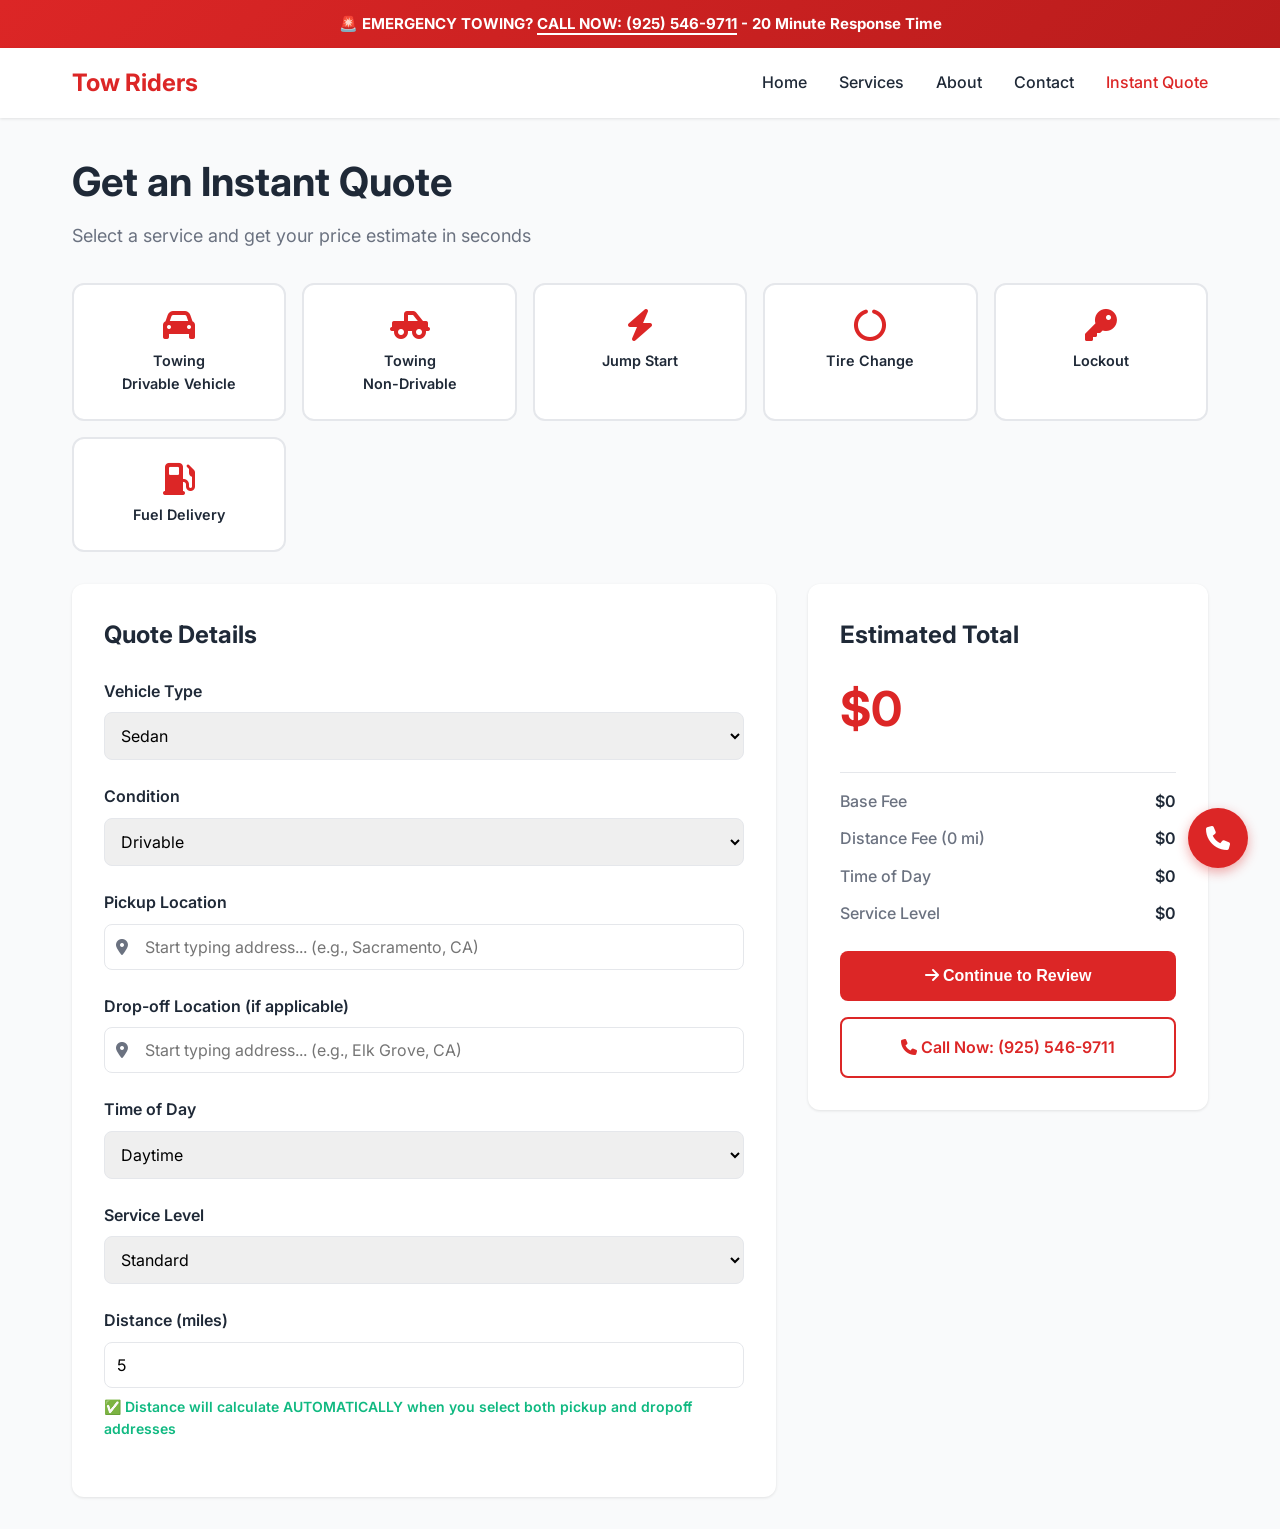
<file: quote-payment-FIXED.html>
<!DOCTYPE html>
<html lang="en">
<head>
    <meta charset="UTF-8">
    <meta name="viewport" content="width=device-width, initial-scale=1.0">
    <title>Payment - Tow Riders</title>
    <link href="https://fonts.googleapis.com/css2?family=Inter:wght@300;400;500;600;700&display=swap" rel="stylesheet">
    <link rel="stylesheet" href="https://cdn.jsdelivr.net/npm/@fortawesome/fontawesome-free@6.4.0/css/all.min.css">
    
    <style>
        :root {
            --red: #dc2626;
            --red-dark: #b91c1c;
            --red-light: #fef2f2;
            --bg: #f9fafb;
            --card: #ffffff;
            --text: #1f2937;
            --text-light: #6b7280;
            --border: #e5e7eb;
            --success: #10b981;
        }
        
        * { margin: 0; padding: 0; box-sizing: border-box; }
        body { font-family: 'Inter', sans-serif; background: var(--bg); color: var(--text); line-height: 1.6; }
        
        .emergency-alert-bar { background: linear-gradient(135deg, var(--red) 0%, var(--red-dark) 100%); color: white; padding: 12px 20px; text-align: center; font-weight: 700; font-size: 15px; }
        .emergency-alert-bar a { color: white; text-decoration: none; border-bottom: 2px solid white; }
        
        header { background: var(--card); box-shadow: 0 1px 3px rgba(0,0,0,0.1); }
        .header-content { max-width: 1200px; margin: 0 auto; padding: 1rem 2rem; display: flex; justify-content: space-between; align-items: center; }
        .logo { font-size: 1.5rem; font-weight: 700; color: var(--red); text-decoration: none; }
        
        .container { max-width: 900px; margin: 2rem auto; padding: 0 2rem; }
        
        .progress-bar { display: flex; justify-content: space-between; margin-bottom: 2rem; position: relative; }
        .progress-bar::before { content: ''; position: absolute; top: 20px; left: 0; right: 0; height: 2px; background: var(--border); z-index: 0; }
        .progress-step { position: relative; z-index: 1; text-align: center; flex: 1; }
        .step-circle { width: 40px; height: 40px; border-radius: 50%; background: var(--card); border: 2px solid var(--border); display: flex; align-items: center; justify-content: center; margin: 0 auto 0.5rem; font-weight: 600; }
        .progress-step.active .step-circle { background: var(--red); color: white; border-color: var(--red); }
        .progress-step.completed .step-circle { background: var(--success); color: white; border-color: var(--success); }
        .step-label { font-size: 0.875rem; color: var(--text-light); }
        .progress-step.active .step-label { color: var(--red); font-weight: 600; }
        
        .payment-card { background: var(--card); border-radius: 12px; padding: 2rem; box-shadow: 0 1px 3px rgba(0,0,0,0.1); }
        h1 { font-size: 2rem; margin-bottom: 1.5rem; color: var(--text); }
        
        .summary-box { background: var(--red-light); padding: 1.5rem; border-radius: 8px; margin-bottom: 2rem; }
        .summary-row { display: flex; justify-content: space-between; margin-bottom: 0.5rem; }
        .summary-total { display: flex; justify-content: space-between; padding-top: 1rem; margin-top: 1rem; border-top: 2px solid var(--red); font-size: 1.5rem; font-weight: 700; color: var(--red); }
        
        .payment-methods { margin-bottom: 2rem; }
        .payment-methods h2 { font-size: 1.25rem; margin-bottom: 1rem; }
        
        .payment-option { border: 2px solid var(--border); padding: 1.5rem; border-radius: 8px; margin-bottom: 1rem; cursor: pointer; transition: all 0.3s; }
        .payment-option:hover { border-color: var(--red); }
        .payment-option.selected { border-color: var(--red); background: var(--red-light); }
        .payment-option input[type="radio"] { margin-right: 1rem; }
        .payment-option label { cursor: pointer; font-weight: 600; display: flex; align-items: center; }
        
        .stripe-info { background: #f0f9ff; border: 1px solid #0ea5e9; padding: 1rem; border-radius: 8px; margin-top: 1rem; }
        .stripe-info h3 { font-size: 1rem; margin-bottom: 0.5rem; color: #0369a1; }
        .stripe-info ul { margin-left: 1.5rem; font-size: 0.875rem; color: #0c4a6e; }
        .stripe-info ul li { margin-bottom: 0.25rem; }
        
        .cash-section { display: none; margin-top: 1rem; }
        .cash-section.active { display: block; }
        .cash-info { background: #fffbeb; padding: 1rem; border-radius: 8px; border: 1px solid #fbbf24; margin-bottom: 1rem; }
        .cash-info p { margin: 0; }
        .cash-info p:first-child { font-weight: 600; margin-bottom: 0.5rem; }
        .cash-info p:last-child { font-size: 0.875rem; }
        
        .button-group { display: flex; gap: 1rem; margin-top: 2rem; }
        .btn { flex: 1; padding: 1rem; border: none; border-radius: 8px; font-size: 1rem; font-weight: 600; cursor: pointer; transition: all 0.3s; text-decoration: none; text-align: center; display: flex; align-items: center; justify-content: center; gap: 0.5rem; }
        .btn-primary { background: var(--red); color: white; }
        .btn-primary:hover { background: var(--red-dark); }
        .btn-primary:disabled { background: #ccc; cursor: not-allowed; }
        .btn-secondary { background: white; color: var(--text); border: 2px solid var(--border); }
        .btn-secondary:hover { border-color: var(--red); color: var(--red); }
        
        .secure-notice { text-align: center; color: var(--text-light); font-size: 0.875rem; margin-top: 1rem; }
        .secure-notice i { color: var(--success); }
        
        @media (max-width: 768px) {
            .container { padding: 0 1rem; }
            .button-group { flex-direction: column; }
        }
    </style>
</head>
<body>
    <div class="emergency-alert-bar">
        🚨 EMERGENCY TOWING? <a href="tel:9255469711">CALL NOW: (925) 546-9711</a> - 20 Minute Response Time
    </div>
    
    <header>
        <div class="header-content">
            <a href="index.html" class="logo">Tow Riders</a>
        </div>
    </header>
    
    <div class="container">
        <div class="progress-bar">
            <div class="progress-step completed">
                <div class="step-circle">✓</div>
                <div class="step-label">Quote</div>
            </div>
            <div class="progress-step completed">
                <div class="step-circle">✓</div>
                <div class="step-label">Review</div>
            </div>
            <div class="progress-step active">
                <div class="step-circle">3</div>
                <div class="step-label">Payment</div>
            </div>
            <div class="progress-step">
                <div class="step-circle">4</div>
                <div class="step-label">Confirm</div>
            </div>
        </div>
        
        <div class="payment-card">
            <h1>Payment Details</h1>
            
            <div class="summary-box">
                <h3 style="margin-bottom: 1rem;">Order Summary</h3>
                <div class="summary-row">
                    <span>Service:</span>
                    <span id="paymentService">-</span>
                </div>
                <div class="summary-row">
                    <span>Pickup:</span>
                    <span id="paymentPickup">-</span>
                </div>
                <div class="summary-total">
                    <span>Total Amount:</span>
                    <span id="paymentTotal">$0</span>
                </div>
            </div>
            
            <div class="payment-methods">
                <h2>Select Payment Method</h2>
                
                <div class="payment-option selected" onclick="selectPayment('card')">
                    <label>
                        <input type="radio" name="payment" value="card" checked>
                        <i class="fas fa-credit-card"></i> Credit / Debit Card (Stripe Checkout)
                    </label>
                </div>
                
                <div id="stripeInfo" class="stripe-info">
                    <h3><i class="fas fa-shield-alt"></i> Secure Payment with Stripe</h3>
                    <ul>
                        <li>✓ Industry-leading security (PCI DSS Level 1 certified)</li>
                        <li>✓ No card information stored on our servers</li>
                        <li>✓ Encrypted end-to-end</li>
                        <li>✓ Accepts all major credit/debit cards</li>
                    </ul>
                </div>
                
                <div class="payment-option" onclick="selectPayment('cash')">
                    <label>
                        <input type="radio" name="payment" value="cash">
                        <i class="fas fa-money-bill-wave"></i> Pay Cash on Arrival (Book Now)
                    </label>
                </div>
            </div>
            
            <div id="cashSection" class="cash-section">
                <div class="cash-info">
                    <p><strong>📌 Pay Cash on Arrival</strong></p>
                    <p>Your booking will be confirmed. Pay the driver when they arrive at your location. Exact amount appreciated!</p>
                </div>
            </div>
            
            <div class="button-group">
                <button type="button" class="btn btn-secondary" onclick="goBack()">
                    <i class="fas fa-arrow-left"></i> Back
                </button>
                <button type="button" class="btn btn-primary" id="submitBtn" onclick="processPayment()">
                    <i class="fas fa-lock"></i> <span id="btnText">Proceed to Secure Checkout</span>
                </button>
            </div>
            
            <div class="secure-notice">
                <i class="fas fa-shield-alt"></i> Your payment information is secure and encrypted by Stripe
            </div>
        </div>
    </div>
    
    <script>
        // ================================================
        // CONFIGURATION
        // ================================================
        
        // Backend API URL - Railway backend
        const API_BASE = 'https://tow-riders-production.up.railway.app';
        
        // Debug logging
        console.log('📍 API Base URL:', API_BASE);
        
        // ================================================
        // INITIALIZATION
        // ================================================
        
        const bookingData = JSON.parse(sessionStorage.getItem('bookingData') || '{}');
        console.log('📦 Booking Data:', bookingData);
        
        // Redirect if no booking data
        if (!bookingData.service) {
            alert('⚠️ No booking data found. Please start from the quote page.');
            window.location.href = 'quote.html';
        }
        
        // Display summary
        document.getElementById('paymentService').textContent = bookingData.serviceName || '-';
        document.getElementById('paymentPickup').textContent = bookingData.pickup || '-';
        document.getElementById('paymentTotal').textContent = '$' + (bookingData.pricing?.total || 0);
        
        let selectedPaymentMethod = 'card';
        
        // ================================================
        // FUNCTIONS
        // ================================================
        
        function selectPayment(method) {
            selectedPaymentMethod = method;
            
            // Update radio buttons
            document.querySelectorAll('input[name="payment"]').forEach(radio => {
                radio.checked = radio.value === method;
            });
            
            // Update UI
            document.querySelectorAll('.payment-option').forEach(option => {
                option.classList.remove('selected');
            });
            event.currentTarget.classList.add('selected');
            
            // Show/hide Stripe info and cash section
            document.getElementById('stripeInfo').style.display = method === 'card' ? 'block' : 'none';
            document.getElementById('cashSection').classList.toggle('active', method === 'cash');
            
            // Update button text
            document.getElementById('btnText').textContent = method === 'card' ? 'Proceed to Secure Checkout' : 'Confirm Booking';
        }
        
        function goBack() {
            window.location.href = 'quote-review.html';
        }
        
        async function processPayment() {
            const submitBtn = document.getElementById('submitBtn');
            
            // Disable button
            submitBtn.disabled = true;
            submitBtn.innerHTML = '<i class="fas fa-spinner fa-spin"></i> Processing...';
            
            try {
                if (selectedPaymentMethod === 'card') {
                    // ================================================
                    // STRIPE CHECKOUT FLOW
                    // ================================================
                    console.log('💳 Creating Stripe Checkout session...');
                    console.log('📦 Sending booking data:', bookingData);
                    
                    const fullURL = `${API_BASE}/api/stripe/create-checkout-session`;
                    console.log('🔗 Full URL:', fullURL);
                    
                    const response = await fetch(fullURL, {
                        method: 'POST',
                        headers: { 
                            'Content-Type': 'application/json',
                            'Accept': 'application/json'
                        },
                        body: JSON.stringify({ bookingData: bookingData })
                    });
                    
                    console.log('📡 Response status:', response.status, response.statusText);
                    console.log('📡 Response headers:', Object.fromEntries(response.headers));
                    
                    // Check if response is OK
                    if (!response.ok) {
                        // Try to parse error response
                        let errorMessage = 'Failed to create checkout session';
                        try {
                            const text = await response.text();
                            console.error('❌ Error response (raw):', text);
                            
                            // Check if response is HTML (error page)
                            if (text.startsWith('<!DOCTYPE') || text.startsWith('<html')) {
                                errorMessage = `Backend returned HTML error page (Status ${response.status}). Backend might be down or misconfigured. Check Railway logs.`;
                            } else {
                                // Try to parse as JSON
                                try {
                                    const errorData = JSON.parse(text);
                                    errorMessage = errorData.message || errorData.error || errorMessage;
                                } catch (e) {
                                    errorMessage = text || errorMessage;
                                }
                            }
                        } catch (e) {
                            console.error('Failed to read error response:', e);
                        }
                        throw new Error(errorMessage);
                    }
                    
                    // Parse success response
                    let data;
                    try {
                        const text = await response.text();
                        console.log('✅ Success response (raw):', text);
                        
                        // Check if response is HTML instead of JSON
                        if (text.startsWith('<!DOCTYPE') || text.startsWith('<html')) {
                            throw new Error('Backend returned HTML instead of JSON. The route /api/stripe/create-checkout-session might not exist or is misconfigured. Check Railway deployment.');
                        }
                        
                        data = JSON.parse(text);
                        console.log('✅ Parsed response:', data);
                    } catch (parseError) {
                        console.error('❌ Failed to parse response:', parseError);
                        throw new Error('Server returned invalid response. Backend might be misconfigured. Please contact support at (925) 546-9711.');
                    }
                    
                    if (data.success && data.url) {
                        // Save booking data for success page
                        sessionStorage.setItem('pendingBooking', JSON.stringify(bookingData));
                        
                        // Redirect to Stripe Checkout
                        console.log('✅ Stripe session created successfully');
                        console.log('🔀 Redirecting to Stripe Checkout:', data.url);
                        window.location.href = data.url;
                    } else {
                        throw new Error(data.message || 'Stripe session created but no URL returned');
                    }
                    
                } else {
                    // ================================================
                    // CASH PAYMENT FLOW (Book without payment)
                    // ================================================
                    console.log('💵 Processing cash booking...');
                    
                    const bookingPayload = {
                        service: bookingData.serviceName,
                        pickupAddress: bookingData.pickup,
                        dropoffAddress: bookingData.dropoff || bookingData.pickup,
                        vehicleMake: bookingData.vehicleMake,
                        vehicleModel: bookingData.vehicleModel,
                        vehicleYear: bookingData.vehicleYear,
                        customerName: bookingData.customerName,
                        phone: bookingData.phone,
                        email: bookingData.email || '',
                        notes: bookingData.notes || '',
                        distance: bookingData.distance,
                        totalPrice: bookingData.pricing.total,
                        paymentMethod: 'cash'
                    };
                    
                    console.log('📦 Sending cash booking:', bookingPayload);
                    
                    const fullURL = `${API_BASE}/api/booking`;
                    console.log('🔗 Full URL:', fullURL);
                    
                    const response = await fetch(fullURL, {
                        method: 'POST',
                        headers: { 
                            'Content-Type': 'application/json',
                            'Accept': 'application/json'
                        },
                        body: JSON.stringify(bookingPayload)
                    });
                    
                    console.log('📡 Response status:', response.status, response.statusText);
                    
                    // Parse response
                    let data;
                    try {
                        const text = await response.text();
                        console.log('Response (raw):', text);
                        
                        if (text.startsWith('<!DOCTYPE') || text.startsWith('<html')) {
                            throw new Error('Backend returned HTML instead of JSON. The route /api/booking might not exist.');
                        }
                        
                        data = JSON.parse(text);
                        console.log('Parsed response:', data);
                    } catch (parseError) {
                        console.error('Failed to parse response:', parseError);
                        throw new Error('Server returned invalid response. Backend might be misconfigured.');
                    }
                    
                    if (response.ok && data.success) {
                        // Save confirmation data
                        sessionStorage.setItem('confirmationData', JSON.stringify({
                            ...bookingData,
                            bookingId: data.bookingId,
                            paymentMethod: 'cash',
                            bookingTime: new Date().toISOString()
                        }));
                        
                        console.log('✅ Cash booking successful');
                        // Redirect to confirmation
                        window.location.href = 'quote-confirmation.html';
                    } else {
                        throw new Error(data.message || 'Booking failed');
                    }
                }
                
            } catch (error) {
                console.error('❌ Payment error:', error);
                console.error('Error details:', {
                    message: error.message,
                    stack: error.stack
                });
                
                // Show user-friendly error
                let userMessage = 'An error occurred while processing your payment.';
                
                if (error.message.includes('Backend returned HTML') || error.message.includes('invalid response')) {
                    userMessage = 'Our payment system is temporarily unavailable. Please call us at (925) 546-9711 to complete your booking.';
                } else if (error.message.includes('Failed to fetch') || error.message.includes('NetworkError')) {
                    userMessage = 'Connection error. Please check your internet connection and try again.';
                } else {
                    userMessage = error.message;
                }
                
                alert('❌ Payment Error\n\n' + userMessage + '\n\nFor immediate assistance, call: (925) 546-9711');
                
                // Re-enable button
                submitBtn.disabled = false;
                submitBtn.innerHTML = `<i class="fas fa-lock"></i> <span id="btnText">${selectedPaymentMethod === 'card' ? 'Proceed to Secure Checkout' : 'Confirm Booking'}</span>`;
            }
        }
        
        // ================================================
        // INITIALIZE DISPLAY
        // ================================================
        
        document.getElementById('stripeInfo').style.display = 'block';
    </script>
</body>
</html>
</file>
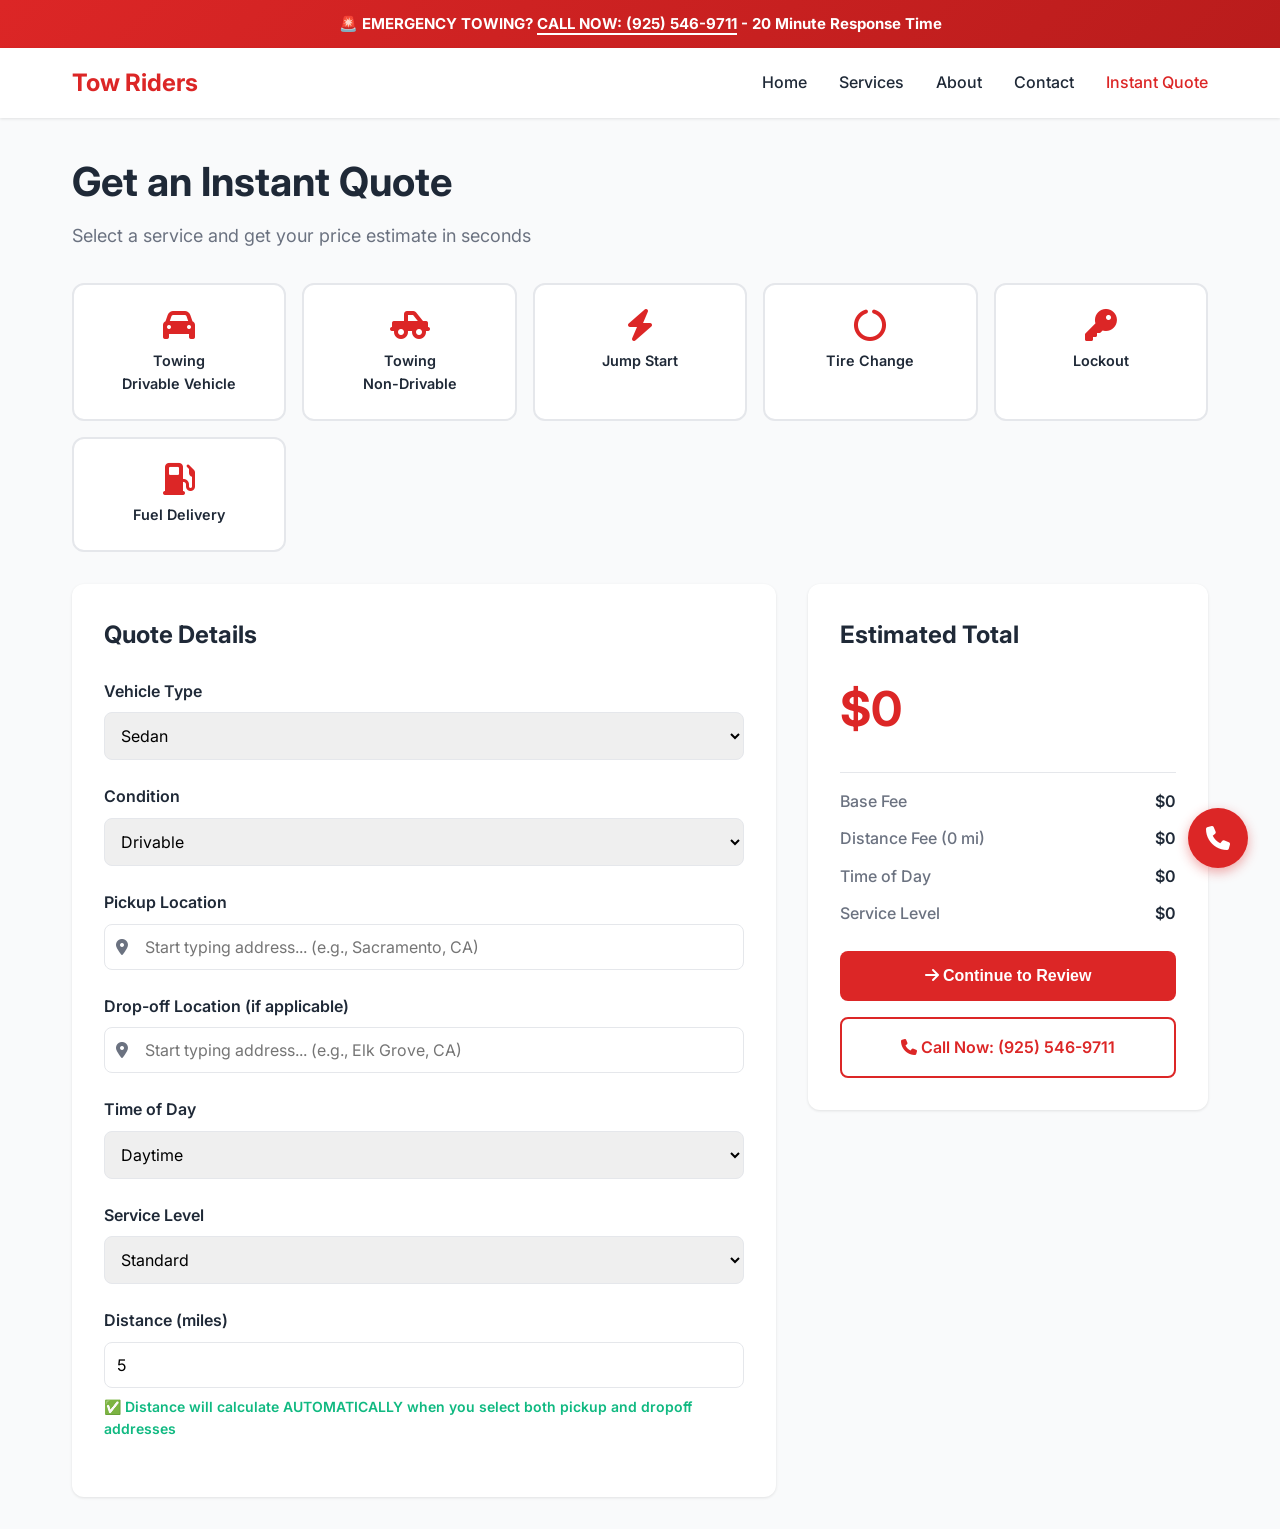
<file: quote-payment.html>
<!DOCTYPE html>
<html lang="en">
<head>
    <meta charset="UTF-8">
    <meta name="viewport" content="width=device-width, initial-scale=1.0">
    <title>Payment - Tow Riders</title>
    <link href="https://fonts.googleapis.com/css2?family=Inter:wght@300;400;500;600;700&display=swap" rel="stylesheet">
    <link rel="stylesheet" href="https://cdn.jsdelivr.net/npm/@fortawesome/fontawesome-free@6.4.0/css/all.min.css">
    
    <style>
        :root {
            --red: #dc2626;
            --red-dark: #b91c1c;
            --red-light: #fef2f2;
            --bg: #f9fafb;
            --card: #ffffff;
            --text: #1f2937;
            --text-light: #6b7280;
            --border: #e5e7eb;
            --success: #10b981;
        }
        
        * { margin: 0; padding: 0; box-sizing: border-box; }
        body { font-family: 'Inter', sans-serif; background: var(--bg); color: var(--text); line-height: 1.6; }
        
        .emergency-alert-bar { background: linear-gradient(135deg, var(--red) 0%, var(--red-dark) 100%); color: white; padding: 12px 20px; text-align: center; font-weight: 700; font-size: 15px; }
        .emergency-alert-bar a { color: white; text-decoration: none; border-bottom: 2px solid white; }
        
        header { background: var(--card); box-shadow: 0 1px 3px rgba(0,0,0,0.1); }
        .header-content { max-width: 1200px; margin: 0 auto; padding: 1rem 2rem; display: flex; justify-content: space-between; align-items: center; }
        .logo { font-size: 1.5rem; font-weight: 700; color: var(--red); text-decoration: none; }
        
        .container { max-width: 900px; margin: 2rem auto; padding: 0 2rem; }
        
        .progress-bar { display: flex; justify-content: space-between; margin-bottom: 2rem; position: relative; }
        .progress-bar::before { content: ''; position: absolute; top: 20px; left: 0; right: 0; height: 2px; background: var(--border); z-index: 0; }
        .progress-step { position: relative; z-index: 1; text-align: center; flex: 1; }
        .step-circle { width: 40px; height: 40px; border-radius: 50%; background: var(--card); border: 2px solid var(--border); display: flex; align-items: center; justify-content: center; margin: 0 auto 0.5rem; font-weight: 600; }
        .progress-step.active .step-circle { background: var(--red); color: white; border-color: var(--red); }
        .progress-step.completed .step-circle { background: var(--success); color: white; border-color: var(--success); }
        .step-label { font-size: 0.875rem; color: var(--text-light); }
        .progress-step.active .step-label { color: var(--red); font-weight: 600; }
        
        .payment-card { background: var(--card); border-radius: 12px; padding: 2rem; box-shadow: 0 1px 3px rgba(0,0,0,0.1); }
        h1 { font-size: 2rem; margin-bottom: 1.5rem; color: var(--text); }
        
        .summary-box { background: var(--red-light); padding: 1.5rem; border-radius: 8px; margin-bottom: 2rem; }
        .summary-row { display: flex; justify-content: space-between; margin-bottom: 0.5rem; }
        .summary-total { display: flex; justify-content: space-between; padding-top: 1rem; margin-top: 1rem; border-top: 2px solid var(--red); font-size: 1.5rem; font-weight: 700; color: var(--red); }
        
        .payment-methods { margin-bottom: 2rem; }
        .payment-methods h2 { font-size: 1.25rem; margin-bottom: 1rem; }
        
        .payment-option { border: 2px solid var(--border); padding: 1.5rem; border-radius: 8px; margin-bottom: 1rem; cursor: pointer; transition: all 0.3s; }
        .payment-option:hover { border-color: var(--red); }
        .payment-option.selected { border-color: var(--red); background: var(--red-light); }
        .payment-option input[type="radio"] { margin-right: 1rem; }
        .payment-option label { cursor: pointer; font-weight: 600; display: flex; align-items: center; }
        
        .stripe-info { background: #f0f9ff; border: 1px solid #0ea5e9; padding: 1rem; border-radius: 8px; margin-top: 1rem; }
        .stripe-info h3 { font-size: 1rem; margin-bottom: 0.5rem; color: #0369a1; }
        .stripe-info ul { margin-left: 1.5rem; font-size: 0.875rem; color: #0c4a6e; }
        .stripe-info ul li { margin-bottom: 0.25rem; }
        
        .cash-section { display: none; margin-top: 1rem; }
        .cash-section.active { display: block; }
        .cash-info { background: #fffbeb; padding: 1rem; border-radius: 8px; border: 1px solid #fbbf24; margin-bottom: 1rem; }
        .cash-info p { margin: 0; }
        .cash-info p:first-child { font-weight: 600; margin-bottom: 0.5rem; }
        .cash-info p:last-child { font-size: 0.875rem; }
        
        .button-group { display: flex; gap: 1rem; margin-top: 2rem; }
        .btn { flex: 1; padding: 1rem; border: none; border-radius: 8px; font-size: 1rem; font-weight: 600; cursor: pointer; transition: all 0.3s; text-decoration: none; text-align: center; display: flex; align-items: center; justify-content: center; gap: 0.5rem; }
        .btn-primary { background: var(--red); color: white; }
        .btn-primary:hover { background: var(--red-dark); }
        .btn-primary:disabled { background: #ccc; cursor: not-allowed; }
        .btn-secondary { background: white; color: var(--text); border: 2px solid var(--border); }
        .btn-secondary:hover { border-color: var(--red); color: var(--red); }
        
        .secure-notice { text-align: center; color: var(--text-light); font-size: 0.875rem; margin-top: 1rem; }
        .secure-notice i { color: var(--success); }
        
        @media (max-width: 768px) {
            .container { padding: 0 1rem; }
            .button-group { flex-direction: column; }
        }
    </style>
</head>
<body>
    <div class="emergency-alert-bar">
        🚨 EMERGENCY TOWING? <a href="tel:9255469711">CALL NOW: (925) 546-9711</a> - 20 Minute Response Time
    </div>
    
    <header>
        <div class="header-content">
            <a href="index.html" class="logo">Tow Riders</a>
        </div>
    </header>
    
    <div class="container">
        <div class="progress-bar">
            <div class="progress-step completed">
                <div class="step-circle">✓</div>
                <div class="step-label">Quote</div>
            </div>
            <div class="progress-step completed">
                <div class="step-circle">✓</div>
                <div class="step-label">Review</div>
            </div>
            <div class="progress-step active">
                <div class="step-circle">3</div>
                <div class="step-label">Payment</div>
            </div>
            <div class="progress-step">
                <div class="step-circle">4</div>
                <div class="step-label">Confirm</div>
            </div>
        </div>
        
        <div class="payment-card">
            <h1>Payment Details</h1>
            
            <div class="summary-box">
                <h3 style="margin-bottom: 1rem;">Order Summary</h3>
                <div class="summary-row">
                    <span>Service:</span>
                    <span id="paymentService">-</span>
                </div>
                <div class="summary-row">
                    <span>Pickup:</span>
                    <span id="paymentPickup">-</span>
                </div>
                <div class="summary-total">
                    <span>Total Amount:</span>
                    <span id="paymentTotal">$0</span>
                </div>
            </div>
            
            <div class="payment-methods">
                <h2>Select Payment Method</h2>
                
                <div class="payment-option selected" onclick="selectPayment('card')">
                    <label>
                        <input type="radio" name="payment" value="card" checked>
                        <i class="fas fa-credit-card"></i> Credit / Debit Card (Stripe Checkout)
                    </label>
                </div>
                
                <div id="stripeInfo" class="stripe-info">
                    <h3><i class="fas fa-shield-alt"></i> Secure Payment with Stripe</h3>
                    <ul>
                        <li>✓ Industry-leading security (PCI DSS Level 1 certified)</li>
                        <li>✓ No card information stored on our servers</li>
                        <li>✓ Encrypted end-to-end</li>
                        <li>✓ Accepts all major credit/debit cards</li>
                    </ul>
                </div>
                
                <div class="payment-option" onclick="selectPayment('cash')">
                    <label>
                        <input type="radio" name="payment" value="cash">
                        <i class="fas fa-money-bill-wave"></i> Pay Cash on Arrival (Book Now)
                    </label>
                </div>
            </div>
            
            <div id="cashSection" class="cash-section">
                <div class="cash-info">
                    <p><strong>📌 Pay Cash on Arrival</strong></p>
                    <p>Your booking will be confirmed. Pay the driver when they arrive at your location. Exact amount appreciated!</p>
                </div>
            </div>
            
            <div class="button-group">
                <button type="button" class="btn btn-secondary" onclick="goBack()">
                    <i class="fas fa-arrow-left"></i> Back
                </button>
                <button type="button" class="btn btn-primary" id="submitBtn" onclick="processPayment()">
                    <i class="fas fa-lock"></i> <span id="btnText">Proceed to Secure Checkout</span>
                </button>
            </div>
            
            <div class="secure-notice">
                <i class="fas fa-shield-alt"></i> Your payment information is secure and encrypted by Stripe
            </div>
        </div>
    </div>
    
    <script>
        // Backend API URL - Your actual Railway backend
        const API_BASE = 'https://tow-riders-production.up.railway.app';
        
        const bookingData = JSON.parse(sessionStorage.getItem('bookingData') || '{}');
        
        // Redirect if no booking data
        if (!bookingData.service) {
            alert('⚠️ No booking data found. Please start from the quote page.');
            window.location.href = 'quote.html';
        }
        
        // Display summary
        document.getElementById('paymentService').textContent = bookingData.serviceName || '-';
        document.getElementById('paymentPickup').textContent = bookingData.pickup || '-';
        document.getElementById('paymentTotal').textContent = '$' + (bookingData.pricing?.total || 0);
        
        let selectedPaymentMethod = 'card';
        
        function selectPayment(method) {
            selectedPaymentMethod = method;
            
            // Update radio buttons
            document.querySelectorAll('input[name="payment"]').forEach(radio => {
                radio.checked = radio.value === method;
            });
            
            // Update UI
            document.querySelectorAll('.payment-option').forEach(option => {
                option.classList.remove('selected');
            });
            event.currentTarget.classList.add('selected');
            
            // Show/hide Stripe info and cash section
            document.getElementById('stripeInfo').style.display = method === 'card' ? 'block' : 'none';
            document.getElementById('cashSection').classList.toggle('active', method === 'cash');
            
            // Update button text
            document.getElementById('btnText').textContent = method === 'card' ? 'Proceed to Secure Checkout' : 'Confirm Booking';
        }
        
        function goBack() {
            window.location.href = 'quote-review.html';
        }
        
        async function processPayment() {
            const submitBtn = document.getElementById('submitBtn');
            
            // Disable button
            submitBtn.disabled = true;
            submitBtn.innerHTML = '<i class="fas fa-spinner fa-spin"></i> Processing...';
            
            try {
                if (selectedPaymentMethod === 'card') {
                    // STRIPE CHECKOUT FLOW
                    console.log('Creating Stripe Checkout session...');
                    
                    const response = await fetch(`${API_BASE}/api/stripe/create-checkout-session`, {
                        method: 'POST',
                        headers: { 'Content-Type': 'application/json' },
                        body: JSON.stringify({ bookingData: bookingData })
                    });
                    
                    const data = await response.json();
                    
                    if (response.ok && data.success && data.url) {
                        // ✅ Track Quote Submission in Google Analytics
                        if (typeof gtag !== 'undefined') {
                            gtag('event', 'begin_checkout', {
                                currency: 'USD',
                                value: bookingData.pricing.total,
                                items: [{
                                    item_id: bookingData.service,
                                    item_name: bookingData.serviceName,
                                    price: bookingData.pricing.total,
                                    quantity: 1
                                }]
                            });
                            console.log('✅ GA4: begin_checkout tracked');
                        }
                        
                        // Save booking data for success page
                        sessionStorage.setItem('pendingBooking', JSON.stringify(bookingData));
                        
                        // Redirect to Stripe Checkout
                        console.log('Redirecting to Stripe Checkout...');
                        window.location.href = data.url;
                    } else {
                        throw new Error(data.message || 'Failed to create checkout session');
                    }
                    
                } else {
                    // CASH PAYMENT FLOW (Book without payment)
                    console.log('Processing cash booking...');
                    
                    const bookingPayload = {
                        service: bookingData.serviceName,
                        pickupAddress: bookingData.pickup,
                        dropoffAddress: bookingData.dropoff || bookingData.pickup,
                        vehicleMake: bookingData.vehicleMake,
                        vehicleModel: bookingData.vehicleModel,
                        vehicleYear: bookingData.vehicleYear,
                        customerName: bookingData.customerName,
                        phone: bookingData.phone,
                        email: bookingData.email || '',
                        notes: bookingData.notes || '',
                        distance: bookingData.distance,
                        totalPrice: bookingData.pricing.total,
                        paymentMethod: 'cash'
                    };
                    
                    const response = await fetch(`${API_BASE}/api/booking`, {
                        method: 'POST',
                        headers: { 'Content-Type': 'application/json' },
                        body: JSON.stringify(bookingPayload)
                    });
                    
                    const data = await response.json();
                    
                    if (response.ok && data.success) {
                        // Save confirmation data
                        sessionStorage.setItem('confirmationData', JSON.stringify({
                            ...bookingData,
                            bookingId: data.bookingId,
                            paymentMethod: 'cash',
                            bookingTime: new Date().toISOString()
                        }));
                        
                        // Redirect to confirmation
                        window.location.href = 'quote-confirmation.html';
                    } else {
                        throw new Error(data.message || 'Booking failed');
                    }
                }
                
            } catch (error) {
                console.error('Payment error:', error);
                alert('❌ Error: ' + error.message + '\n\nPlease try again or call (925) 546-9711 for immediate assistance.');
                submitBtn.disabled = false;
                submitBtn.innerHTML = `<i class="fas fa-lock"></i> <span id="btnText">${selectedPaymentMethod === 'card' ? 'Proceed to Secure Checkout' : 'Confirm Booking'}</span>`;
            }
        }
        
        // Initialize display
        document.getElementById('stripeInfo').style.display = 'block';
    </script>
</body>
</html>
</file>
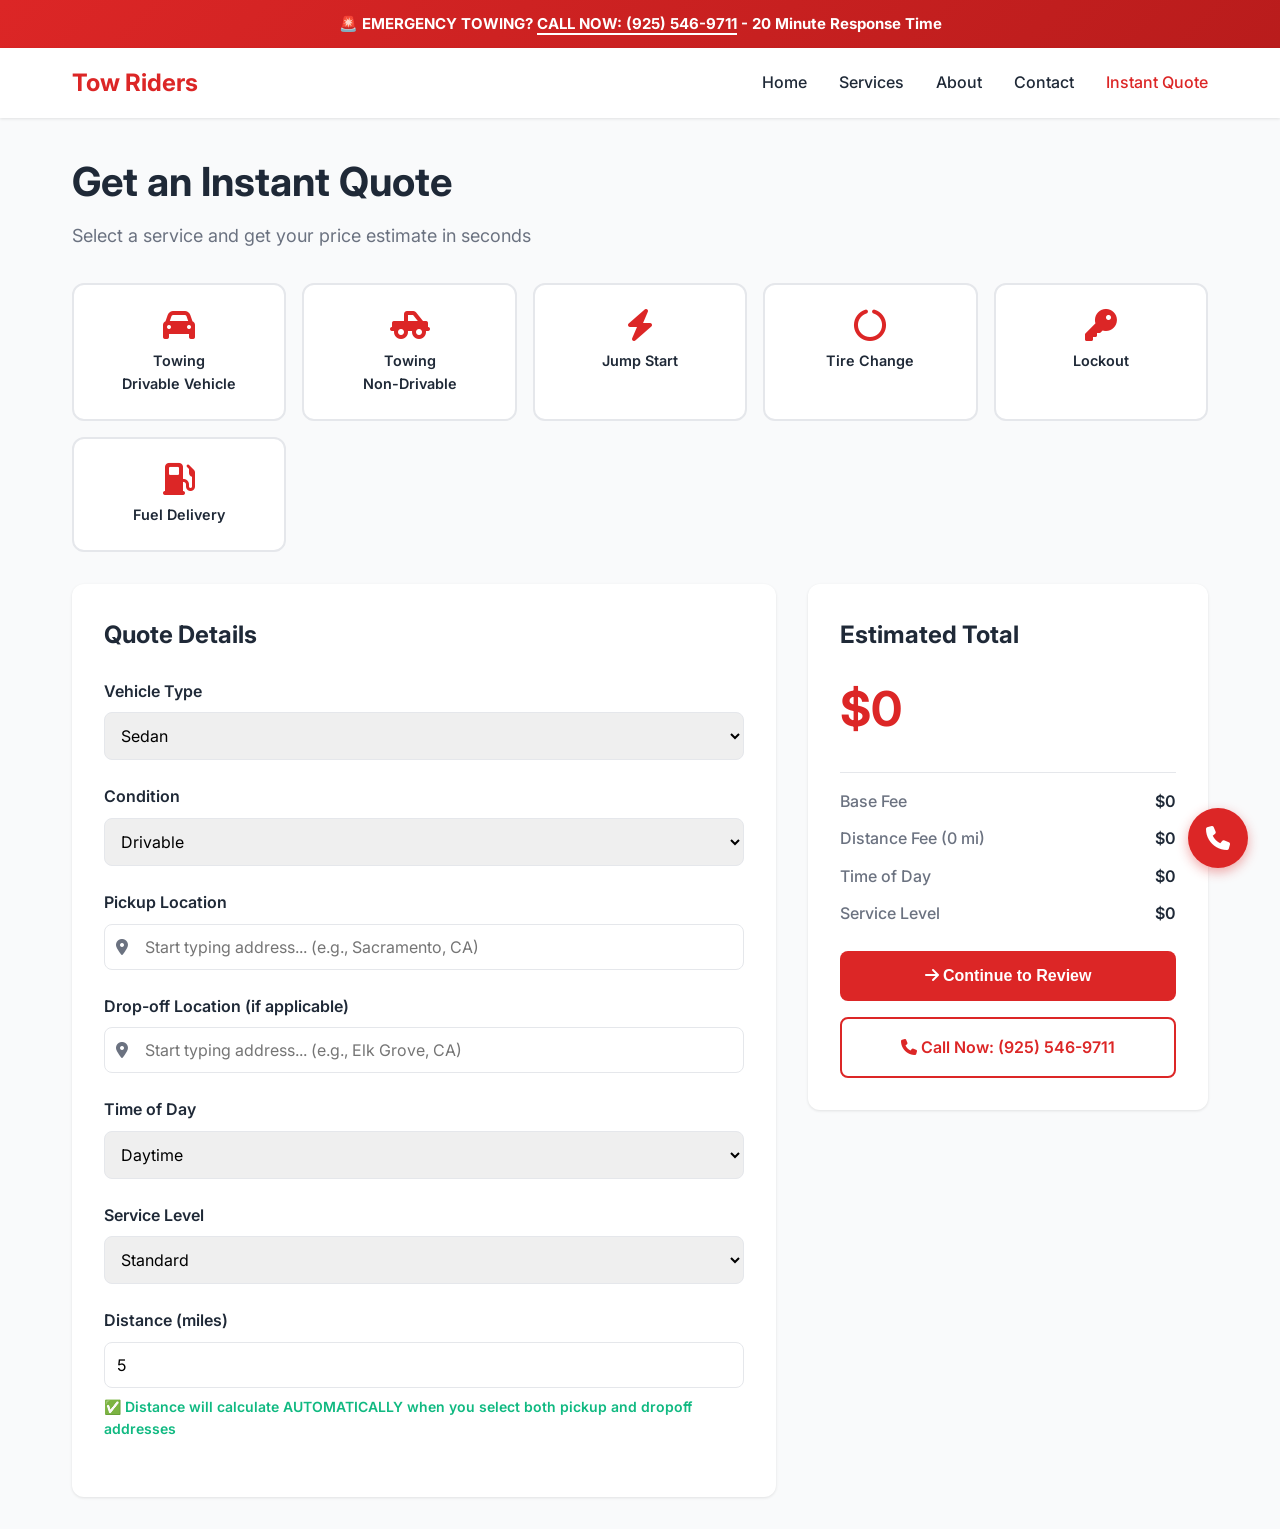
<file: quote-review.html>
<!DOCTYPE html>
<html lang="en">
<head>
    <meta charset="UTF-8">
    <meta name="viewport" content="width=device-width, initial-scale=1.0">
    <title>Review Quote - Tow Riders</title>
    <link href="https://fonts.googleapis.com/css2?family=Inter:wght@300;400;500;600;700&display=swap" rel="stylesheet">
    <link rel="stylesheet" href="https://cdn.jsdelivr.net/npm/@fortawesome/fontawesome-free@6.4.0/css/all.min.css">
    
    <style>
        :root {
            --red: #dc2626;
            --red-dark: #b91c1c;
            --red-light: #fef2f2;
            --bg: #f9fafb;
            --card: #ffffff;
            --text: #1f2937;
            --text-light: #6b7280;
            --border: #e5e7eb;
            --success: #10b981;
        }
        
        * {
            margin: 0;
            padding: 0;
            box-sizing: border-box;
        }
        
        body {
            font-family: 'Inter', sans-serif;
            background: var(--bg);
            color: var(--text);
            line-height: 1.6;
        }
        
        .emergency-alert-bar {
            background: linear-gradient(135deg, var(--red) 0%, var(--red-dark) 100%);
            color: white;
            padding: 12px 20px;
            text-align: center;
            font-weight: 700;
            font-size: 15px;
        }
        
        .emergency-alert-bar a {
            color: white;
            text-decoration: none;
            border-bottom: 2px solid white;
        }
        
        header {
            background: var(--card);
            box-shadow: 0 1px 3px rgba(0,0,0,0.1);
        }
        
        .header-content {
            max-width: 1200px;
            margin: 0 auto;
            padding: 1rem 2rem;
            display: flex;
            justify-content: space-between;
            align-items: center;
        }
        
        .logo {
            font-size: 1.5rem;
            font-weight: 700;
            color: var(--red);
            text-decoration: none;
        }
        
        .container {
            max-width: 900px;
            margin: 2rem auto;
            padding: 0 2rem;
        }
        
        .progress-bar {
            display: flex;
            justify-content: space-between;
            margin-bottom: 2rem;
            position: relative;
        }
        
        .progress-bar::before {
            content: '';
            position: absolute;
            top: 20px;
            left: 0;
            right: 0;
            height: 2px;
            background: var(--border);
            z-index: 0;
        }
        
        .progress-step {
            position: relative;
            z-index: 1;
            text-align: center;
            flex: 1;
        }
        
        .step-circle {
            width: 40px;
            height: 40px;
            border-radius: 50%;
            background: var(--card);
            border: 2px solid var(--border);
            display: flex;
            align-items: center;
            justify-content: center;
            margin: 0 auto 0.5rem;
            font-weight: 600;
        }
        
        .progress-step.active .step-circle {
            background: var(--red);
            color: white;
            border-color: var(--red);
        }
        
        .progress-step.completed .step-circle {
            background: var(--success);
            color: white;
            border-color: var(--success);
        }
        
        .step-label {
            font-size: 0.875rem;
            color: var(--text-light);
        }
        
        .progress-step.active .step-label {
            color: var(--red);
            font-weight: 600;
        }
        
        .review-card {
            background: var(--card);
            border-radius: 12px;
            padding: 2rem;
            box-shadow: 0 1px 3px rgba(0,0,0,0.1);
            margin-bottom: 2rem;
        }
        
        h1 {
            font-size: 2rem;
            margin-bottom: 1rem;
            color: var(--text);
        }
        
        .section {
            margin-bottom: 2rem;
            padding-bottom: 2rem;
            border-bottom: 1px solid var(--border);
        }
        
        .section:last-child {
            border-bottom: none;
            margin-bottom: 0;
            padding-bottom: 0;
        }
        
        .section h2 {
            font-size: 1.25rem;
            margin-bottom: 1rem;
            color: var(--text);
        }
        
        .detail-row {
            display: flex;
            justify-content: space-between;
            padding: 0.75rem 0;
        }
        
        .detail-label {
            color: var(--text-light);
            font-weight: 500;
        }
        
        .detail-value {
            color: var(--text);
            font-weight: 600;
        }
        
        .price-summary {
            background: var(--red-light);
            padding: 1.5rem;
            border-radius: 8px;
        }
        
        .price-row {
            display: flex;
            justify-content: space-between;
            margin-bottom: 0.75rem;
        }
        
        .price-total {
            display: flex;
            justify-content: space-between;
            padding-top: 1rem;
            margin-top: 1rem;
            border-top: 2px solid var(--red);
            font-size: 1.5rem;
            font-weight: 700;
            color: var(--red);
        }
        
        .form-section {
            margin-bottom: 1.5rem;
        }
        
        .form-section h3 {
            font-size: 1.125rem;
            margin-bottom: 1rem;
            color: var(--text);
        }
        
        .form-group {
            margin-bottom: 1rem;
        }
        
        .form-group label {
            display: block;
            margin-bottom: 0.5rem;
            font-weight: 600;
            color: var(--text);
        }
        
        .form-group input,
        .form-group textarea {
            width: 100%;
            padding: 0.75rem;
            border: 1px solid var(--border);
            border-radius: 8px;
            font-family: inherit;
            font-size: 1rem;
        }
        
        .form-group input:focus,
        .form-group textarea:focus {
            outline: none;
            border-color: var(--red);
        }
        
        .button-group {
            display: flex;
            gap: 1rem;
            margin-top: 2rem;
        }
        
        .btn {
            flex: 1;
            padding: 1rem;
            border: none;
            border-radius: 8px;
            font-size: 1rem;
            font-weight: 600;
            cursor: pointer;
            transition: all 0.3s;
            text-decoration: none;
            text-align: center;
            display: flex;
            align-items: center;
            justify-content: center;
            gap: 0.5rem;
        }
        
        .btn-primary {
            background: var(--red);
            color: white;
        }
        
        .btn-primary:hover {
            background: var(--red-dark);
        }
        
        .btn-secondary {
            background: white;
            color: var(--text);
            border: 2px solid var(--border);
        }
        
        .btn-secondary:hover {
            border-color: var(--red);
            color: var(--red);
        }
        
        .message {
            padding: 1rem;
            border-radius: 8px;
            margin-bottom: 1.5rem;
            display: none;
        }
        
        .message.error {
            background: #fee;
            color: #c00;
            border: 1px solid #fcc;
            display: block;
        }
        
        @media (max-width: 768px) {
            .container {
                padding: 0 1rem;
            }
            
            .button-group {
                flex-direction: column;
            }
            
            .progress-bar {
                font-size: 0.75rem;
            }
            
            .step-circle {
                width: 30px;
                height: 30px;
                font-size: 0.875rem;
            }
        }
    </style>
</head>
<body>
    <div class="emergency-alert-bar">
        🚨 EMERGENCY TOWING? <a href="tel:9255469711">CALL NOW: (925) 546-9711</a> - 20 Minute Response Time
    </div>
    
    <header>
        <div class="header-content">
            <a href="index.html" class="logo">Tow Riders</a>
        </div>
    </header>
    
    <div class="container">
        <div class="progress-bar">
            <div class="progress-step completed">
                <div class="step-circle">✓</div>
                <div class="step-label">Quote</div>
            </div>
            <div class="progress-step active">
                <div class="step-circle">2</div>
                <div class="step-label">Review</div>
            </div>
            <div class="progress-step">
                <div class="step-circle">3</div>
                <div class="step-label">Payment</div>
            </div>
            <div class="progress-step">
                <div class="step-circle">4</div>
                <div class="step-label">Confirm</div>
            </div>
        </div>
        
        <div class="review-card">
            <h1>Review Your Quote</h1>
            
            <div id="errorMessage" class="message error"></div>
            
            <div class="section">
                <h2>Service Details</h2>
                <div class="detail-row">
                    <span class="detail-label">Service Type:</span>
                    <span class="detail-value" id="reviewService">-</span>
                </div>
                <div class="detail-row">
                    <span class="detail-label">Vehicle Type:</span>
                    <span class="detail-value" id="reviewVehicle">-</span>
                </div>
                <div class="detail-row">
                    <span class="detail-label">Condition:</span>
                    <span class="detail-value" id="reviewCondition">-</span>
                </div>
            </div>
            
            <div class="section">
                <h2>Location Details</h2>
                <div class="detail-row">
                    <span class="detail-label">Pickup Location:</span>
                    <span class="detail-value" id="reviewPickup">-</span>
                </div>
                <div class="detail-row">
                    <span class="detail-label">Drop-off Location:</span>
                    <span class="detail-value" id="reviewDropoff">-</span>
                </div>
                <div class="detail-row">
                    <span class="detail-label">Distance:</span>
                    <span class="detail-value" id="reviewDistance">-</span>
                </div>
            </div>
            
            <div class="section">
                <h2>Price Breakdown</h2>
                <div class="price-summary">
                    <div class="price-row">
                        <span>Base Fee:</span>
                        <span id="reviewBasePrice">$0</span>
                    </div>
                    <div class="price-row" id="reviewDistRow">
                        <span>Distance Fee (<span id="reviewDistMiles">0</span> mi):</span>
                        <span id="reviewDistPrice">$0</span>
                    </div>
                    <div class="price-row" id="reviewTimeRow">
                        <span>Time of Day:</span>
                        <span id="reviewTimePrice">$0</span>
                    </div>
                    <div class="price-row" id="reviewLevelRow">
                        <span>Service Level:</span>
                        <span id="reviewLevelPrice">$0</span>
                    </div>
                    <div class="price-total">
                        <span>Total:</span>
                        <span id="reviewTotalPrice">$0</span>
                    </div>
                </div>
            </div>
            
            <div class="section">
                <h2>Contact Information</h2>
                <form id="contactForm">
                    <div class="form-group">
                        <label for="customerName">Your Name *</label>
                        <input type="text" id="customerName" required placeholder="John Doe">
                    </div>
                    <div class="form-group">
                        <label for="phone">Phone Number *</label>
                        <input type="tel" id="phone" required placeholder="(925) 546-9711">
                    </div>
                    <div class="form-group">
                        <label for="email">Email (optional)</label>
                        <input type="email" id="email" placeholder="john@example.com">
                    </div>
                    <div class="form-group">
                        <label for="vehicleMake">Vehicle Make *</label>
                        <input type="text" id="vehicleMake" required placeholder="e.g., Toyota">
                    </div>
                    <div class="form-group">
                        <label for="vehicleModel">Vehicle Model *</label>
                        <input type="text" id="vehicleModel" required placeholder="e.g., Camry">
                    </div>
                    <div class="form-group">
                        <label for="vehicleYear">Vehicle Year *</label>
                        <input type="number" id="vehicleYear" required placeholder="e.g., 2020" min="1900" max="2030">
                    </div>
                    <div class="form-group">
                        <label for="notes">Additional Notes (optional)</label>
                        <textarea id="notes" rows="3" placeholder="Any special instructions or details..."></textarea>
                    </div>
                </form>
            </div>
            
            <div class="button-group">
                <button type="button" class="btn btn-secondary" onclick="goBack()">
                    <i class="fas fa-arrow-left"></i> Back to Quote
                </button>
                <button type="button" class="btn btn-primary" onclick="proceedToPayment()">
                    Proceed to Payment <i class="fas fa-arrow-right"></i>
                </button>
            </div>
        </div>
    </div>
    
    <script>
        // Load quote data from sessionStorage
        const quoteData = JSON.parse(sessionStorage.getItem('quoteData') || '{}');
        
        // Redirect if no quote data
        if (!quoteData.service) {
            window.location.href = 'quote.html';
        }
        
        // Display quote details
        document.getElementById('reviewService').textContent = quoteData.serviceName || '-';
        document.getElementById('reviewVehicle').textContent = quoteData.vehicleType || '-';
        document.getElementById('reviewCondition').textContent = quoteData.condition || '-';
        document.getElementById('reviewPickup').textContent = quoteData.pickup || '-';
        document.getElementById('reviewDropoff').textContent = quoteData.dropoff || 'Same as pickup';
        document.getElementById('reviewDistance').textContent = quoteData.distance + ' miles' || '-';
        
        // Display pricing
        const pricing = quoteData.pricing || {};
        document.getElementById('reviewBasePrice').textContent = '$' + (pricing.base || 0);
        document.getElementById('reviewDistMiles').textContent = quoteData.distance || 0;
        document.getElementById('reviewDistPrice').textContent = '$' + (pricing.distance || 0);
        document.getElementById('reviewTimePrice').textContent = '$' + (pricing.time || 0);
        document.getElementById('reviewLevelPrice').textContent = '$' + (pricing.level || 0);
        document.getElementById('reviewTotalPrice').textContent = '$' + (pricing.total || 0);
        
        // Hide zero-value rows
        if (!pricing.distance) document.getElementById('reviewDistRow').style.display = 'none';
        if (!pricing.time) document.getElementById('reviewTimeRow').style.display = 'none';
        if (!pricing.level) document.getElementById('reviewLevelRow').style.display = 'none';
        
        function goBack() {
            window.location.href = 'quote.html';
        }
        
        function proceedToPayment() {
            // Validate contact form
            const form = document.getElementById('contactForm');
            if (!form.checkValidity()) {
                form.reportValidity();
                return;
            }
            
            // Collect contact data
            const contactData = {
                customerName: document.getElementById('customerName').value,
                phone: document.getElementById('phone').value,
                email: document.getElementById('email').value,
                vehicleMake: document.getElementById('vehicleMake').value,
                vehicleModel: document.getElementById('vehicleModel').value,
                vehicleYear: document.getElementById('vehicleYear').value,
                notes: document.getElementById('notes').value
            };
            
            // Merge with quote data
            const fullBookingData = {
                ...quoteData,
                ...contactData
            };
            
            // Save to sessionStorage
            sessionStorage.setItem('bookingData', JSON.stringify(fullBookingData));
            
            // Redirect to payment page
            window.location.href = 'quote-payment.html';
        }
    </script>
</body>
</html>
</file>
